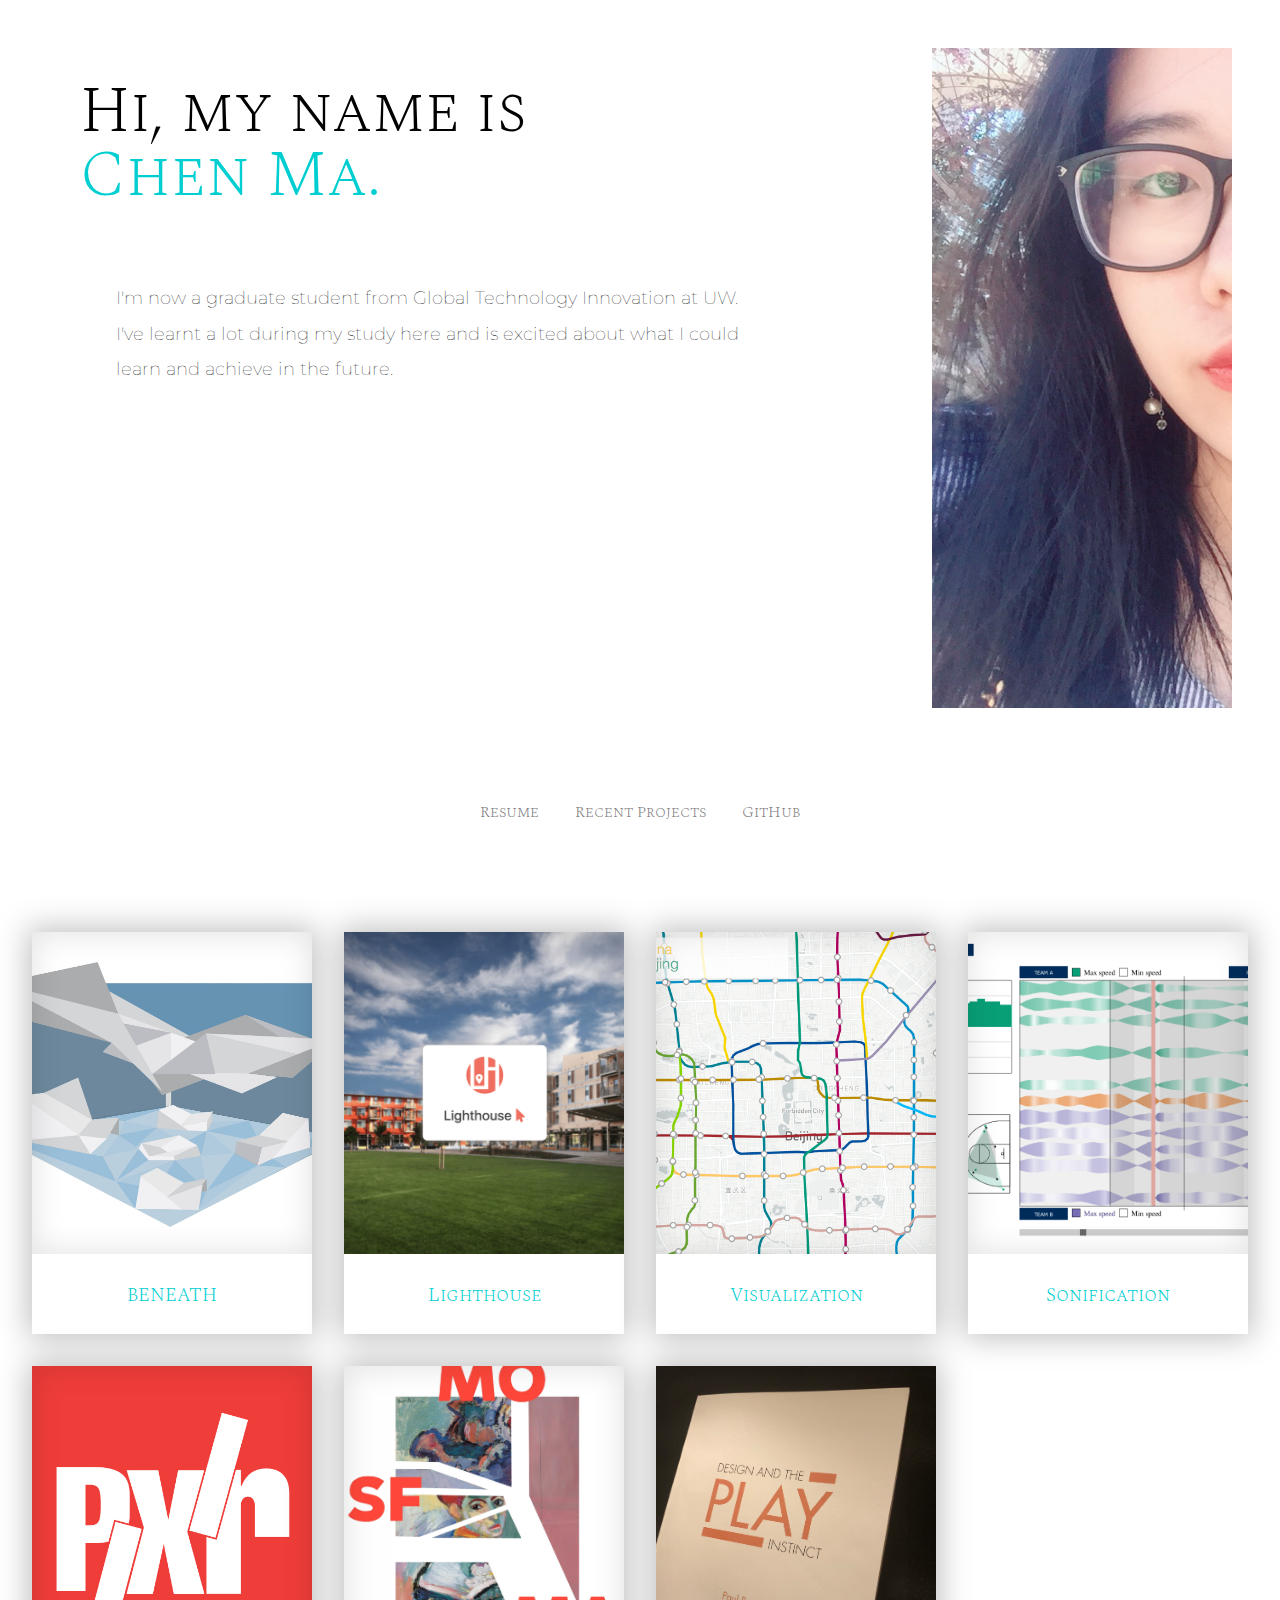
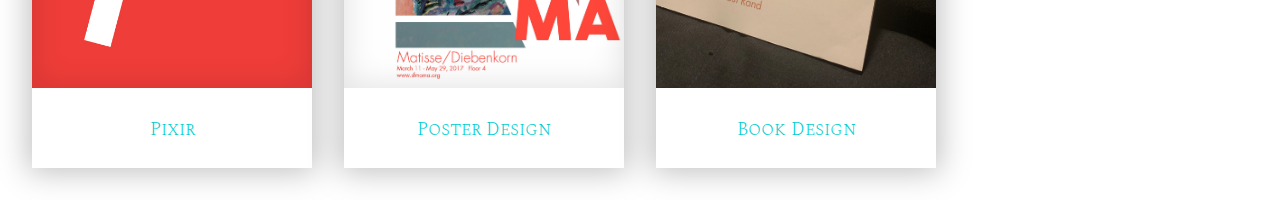
<file: index.html>
<!doctype html>
<html lang="en">
	<head>
		<meta charset="UTF-8">
		<meta name="viewport" content="width=device-width, initial-scale=1">
		<title>Chen Ma's Portfolio</title>
		<link rel="stylesheet" href="reset.css">
		<link rel="stylesheet" href="styles.css">
		<link rel="stylesheet" href="https://use.fontawesome.com/releases/v5.8.1/css/all.css" integrity="sha384-50oBUHEmvpQ+1lW4y57PTFmhCaXp0ML5d60M1M7uH2+nqUivzIebhndOJK28anvf" crossorigin="anonymous">
		<script src="https://code.jquery.com/jquery-1.12.4.min.js"></script>
	</head>

	<body>
		<section id="main" class="page">
			<div id="myphoto"></div>
			<section id="info">
				<h1>Hi, my name is <br> <span style="color: darkturquoise">Chen Ma.</span></h1>
				<p>I'm now a graduate student from Global Technology Innovation at UW. I've learnt a lot during my study here and is excited about what I could learn and achieve in the future.</p>
			</section>
			<nav id="mainnav">
			 	<a href="resume.pdf">Resume</a>
			 	<a href="#projects">Recent Projects
			 		<span class="next"><i class="fa fa-angle-down" aria-hidden="true"></i></span>
			 	</a>
				<a href="https://github.com/adiamoc">GitHub</a>
			</nav>
		</section>

		<section id="projects">
			<a href="beneath.html" id="p1" class="project">
				<div id="p1_pic" class="proj_pic"></div>
				<div class="proj_name">
					<h2>BENEATH</h2>
				</div>
			</a>
			<a href="lighthouse.html" id="p2" class="project">
				<div id="p2_pic" class="proj_pic"></div>
				<div class="proj_name">
					<h2>Lighthouse</h2>
				</div>
			</a>
			<a href="visual.html" id="p3" class="project">
				<div id="p3_pic" class="proj_pic"></div>
				<div class="proj_name">
					<h2>Visualization</h2>
				</div>
			</a>
			<a href="sonification.html" id="p4" class="project">
				<div id="p4_pic" class="proj_pic"></div>
				<div class="proj_name">
					<h2>Sonification</h2>
				</div>
			</a>
			<a href="pixir.html" id="p5" class="project">
				<div id="p5_pic" class="proj_pic"></div>
				<div class="proj_name">
					<h2>Pixir</h2>
				</div>
			</a>
			<a href="poster.html" id="p6" class="project">
				<div id="p6_pic" class="proj_pic"></div>
				<div class="proj_name">
					<h2>Poster Design</h2>
				</div>
			</a>
			<a href="book.html" id="p7" class="project">
				<div id="p7_pic" class="proj_pic"></div>
				<div class="proj_name">
					<h2>Book Design</h2>
				</div>
			</a>
		</section>

		<script src="script.js"></script>
	</body>
</html>
</file>
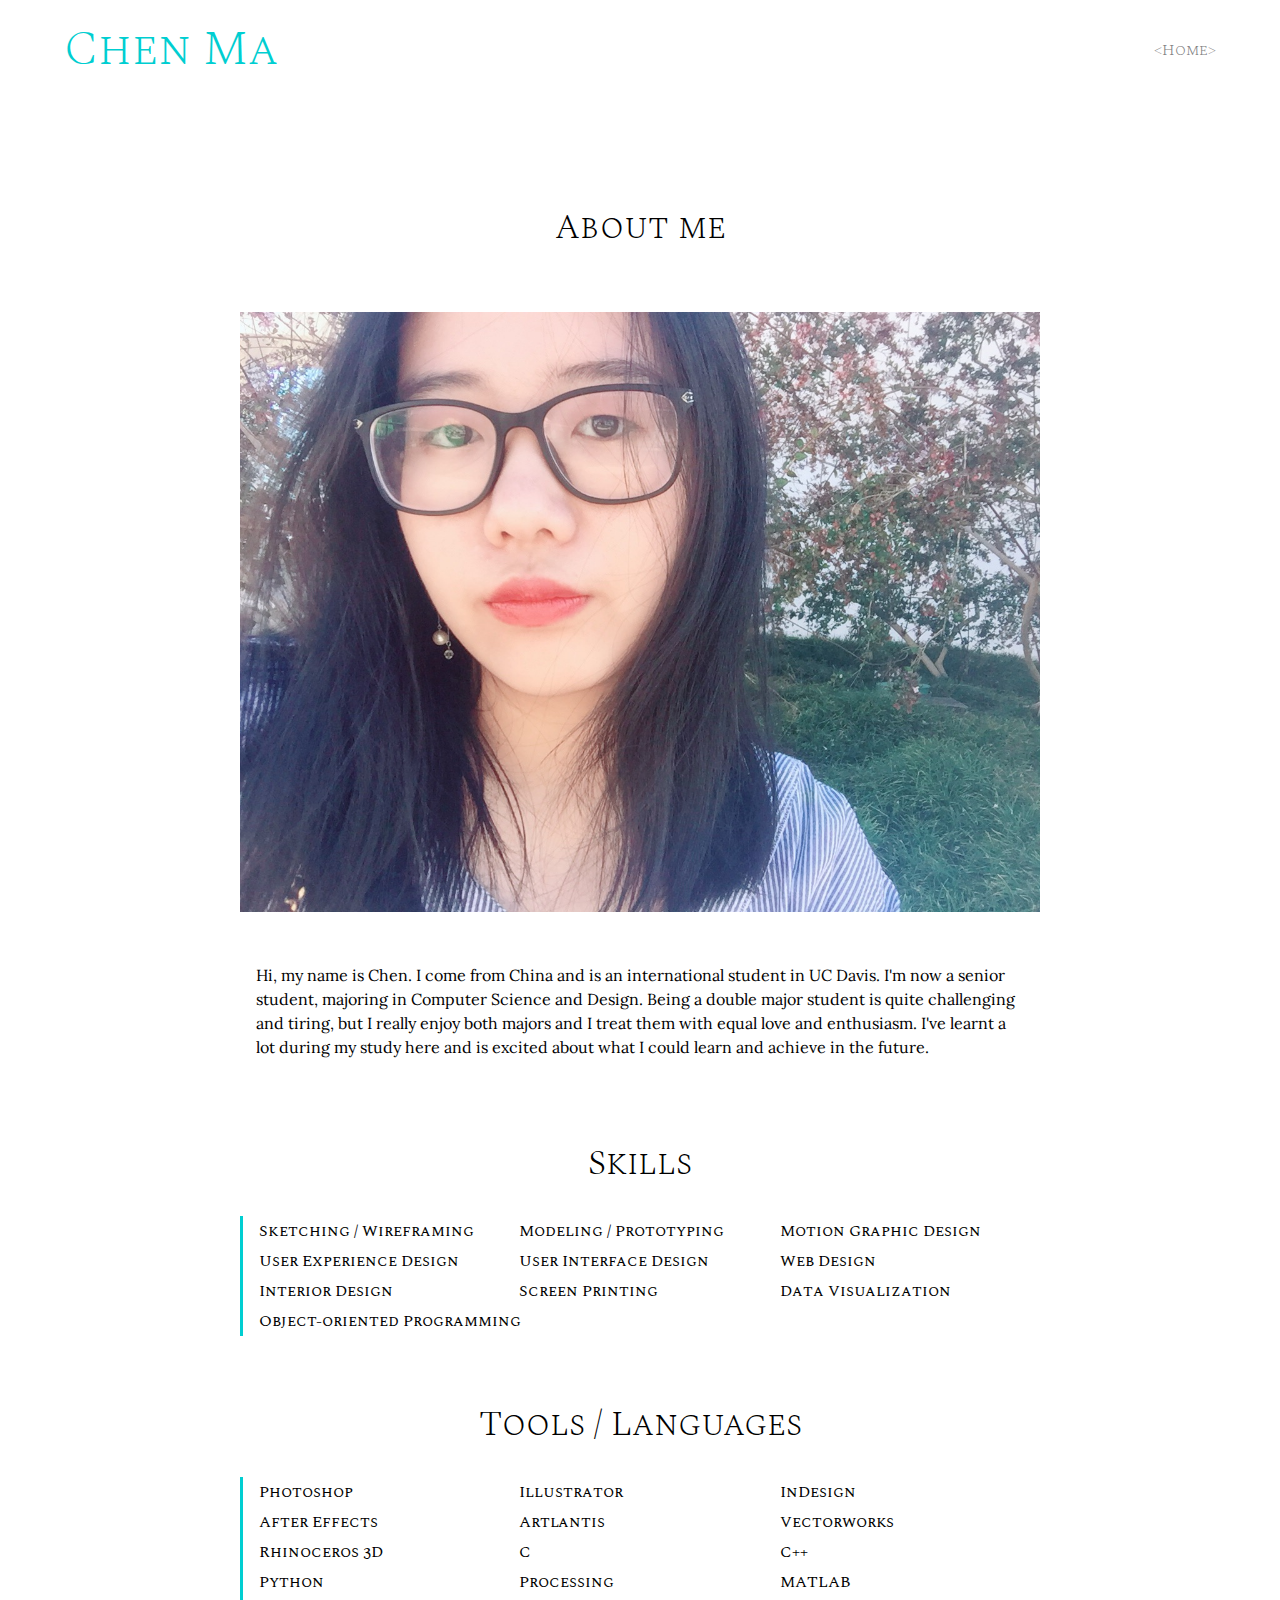
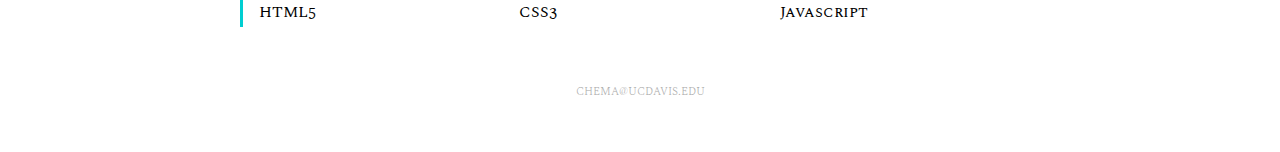
<file: about.html>
<!doctype html>
<html lang="en">
	<head>
		<meta charset="UTF-8">
		<meta name="viewport" content="width=device-width, initial-scale=1">
		<title>Chen Ma's Portfolio</title>
		<link rel="stylesheet" href="reset.css">
		<link rel="stylesheet" href="project.css">
	</head>

	<body>
		<header id="myHeader">
			<a href="index.html"><h1>Chen Ma</h1></a>
			<h2>
				<a href="index.html">&lt;Home&gt;</a>
			</h2>
		</header>
		<section class="article">
			<h2>About me</h2>

			<div class="big-box">
				<img src="img/me.jpg" alt="me">
			</div>

			<section class="write">
				<p>
					Hi, my name is Chen. I come from China and is an international student in UC Davis. I'm now a senior student, majoring in Computer Science and Design. Being a double major student is quite challenging and tiring, but I really enjoy both majors and I treat them with equal love and enthusiasm. I've learnt a lot during my study here and is excited about what I could learn and achieve in the future.
				</p>
				<h2>Skills</h2>

				<div class="container">
					<div class="item">Sketching / Wireframing</div>
					<div class="item">Modeling / Prototyping</div>
					<div class="item">Motion Graphic Design</div>
					<div class="item">User Experience Design</div>
					<div class="item">User Interface Design</div>
					<div class="item">Web Design</div>
					<div class="item">Interior Design</div>
					<div class="item">Screen Printing</div>
					<div class="item">Data Visualization</div>
					<div class="item">Object-oriented Programming</div>

				</div>
				<h2>Tools / Languages</h2>

				<div class="container">
					<div class="item">Photoshop</div>
					<div class="item">Illustrator</div>
					<div class="item">InDesign</div>
					<div class="item">After Effects</div>
					<div class="item">Artlantis</div>
					<div class="item">Vectorworks</div>
					<div class="item">Rhinoceros 3D</div>
					<div class="item">C</div>
					<div class="item">C++</div>
					<div class="item">Python</div>
					<div class="item">Processing</div>
					<div class="item">MATLAB</div>
					<div class="item">HTML5</div>
					<div class="item">CSS3</div>
					<div class="item">Javascript</div>
				</div>


			</section>
			
			<footer>
				<h3>chema@ucdavis.edu</h3>
			</footer>
		</section>
		<script src="script.js"></script>
	</body>
</html>
</file>
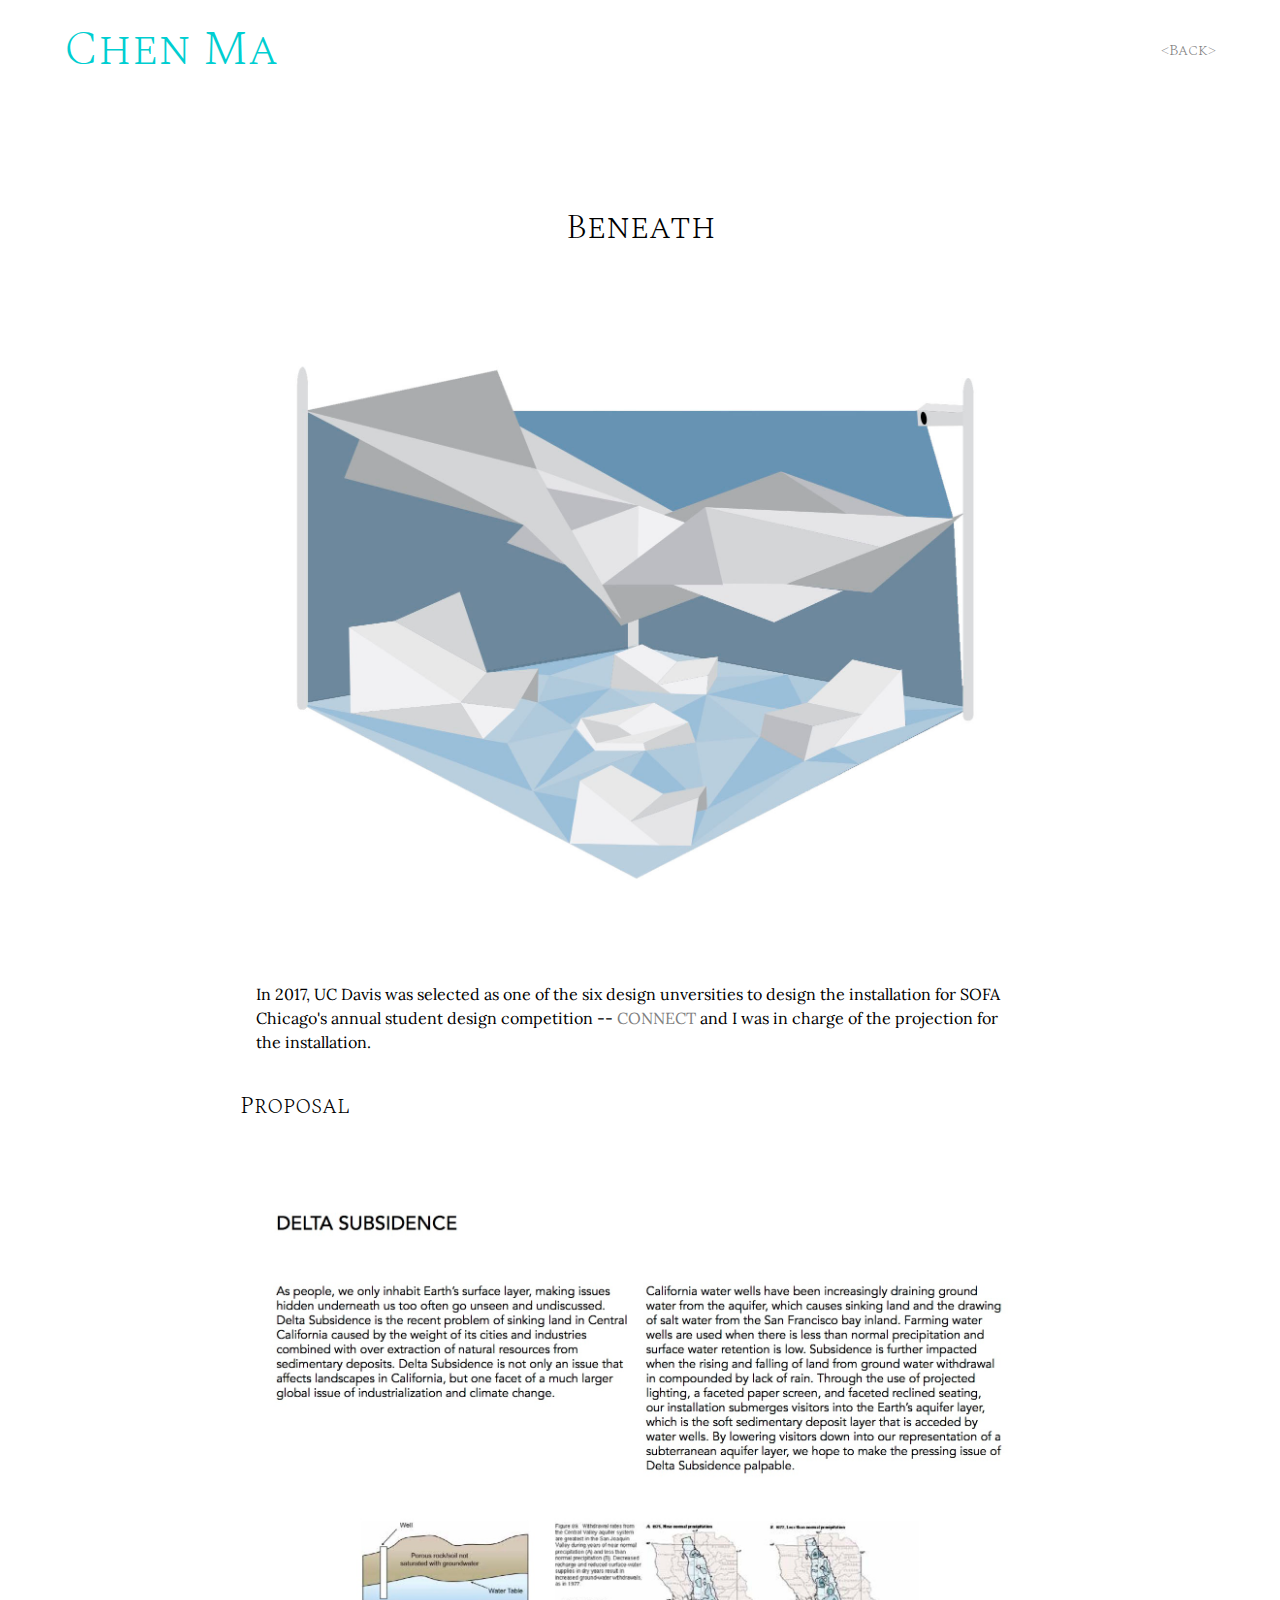
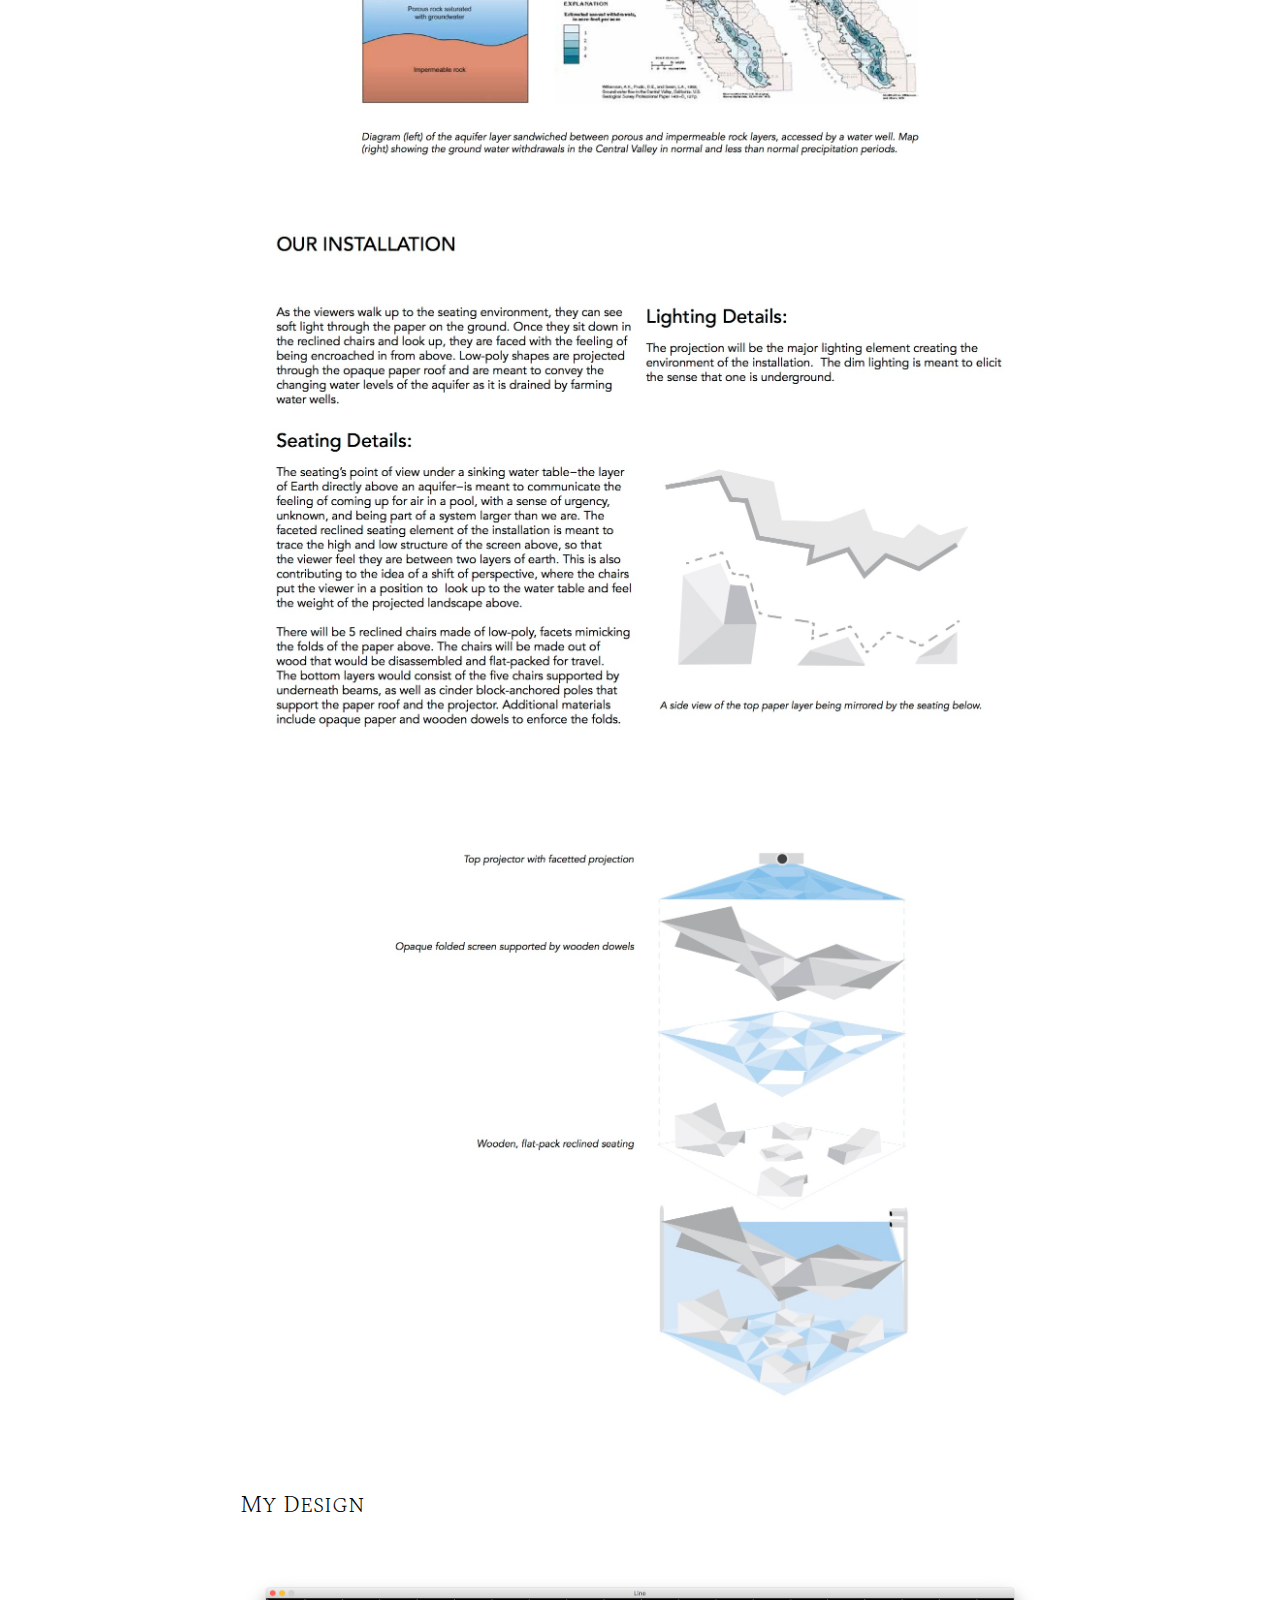
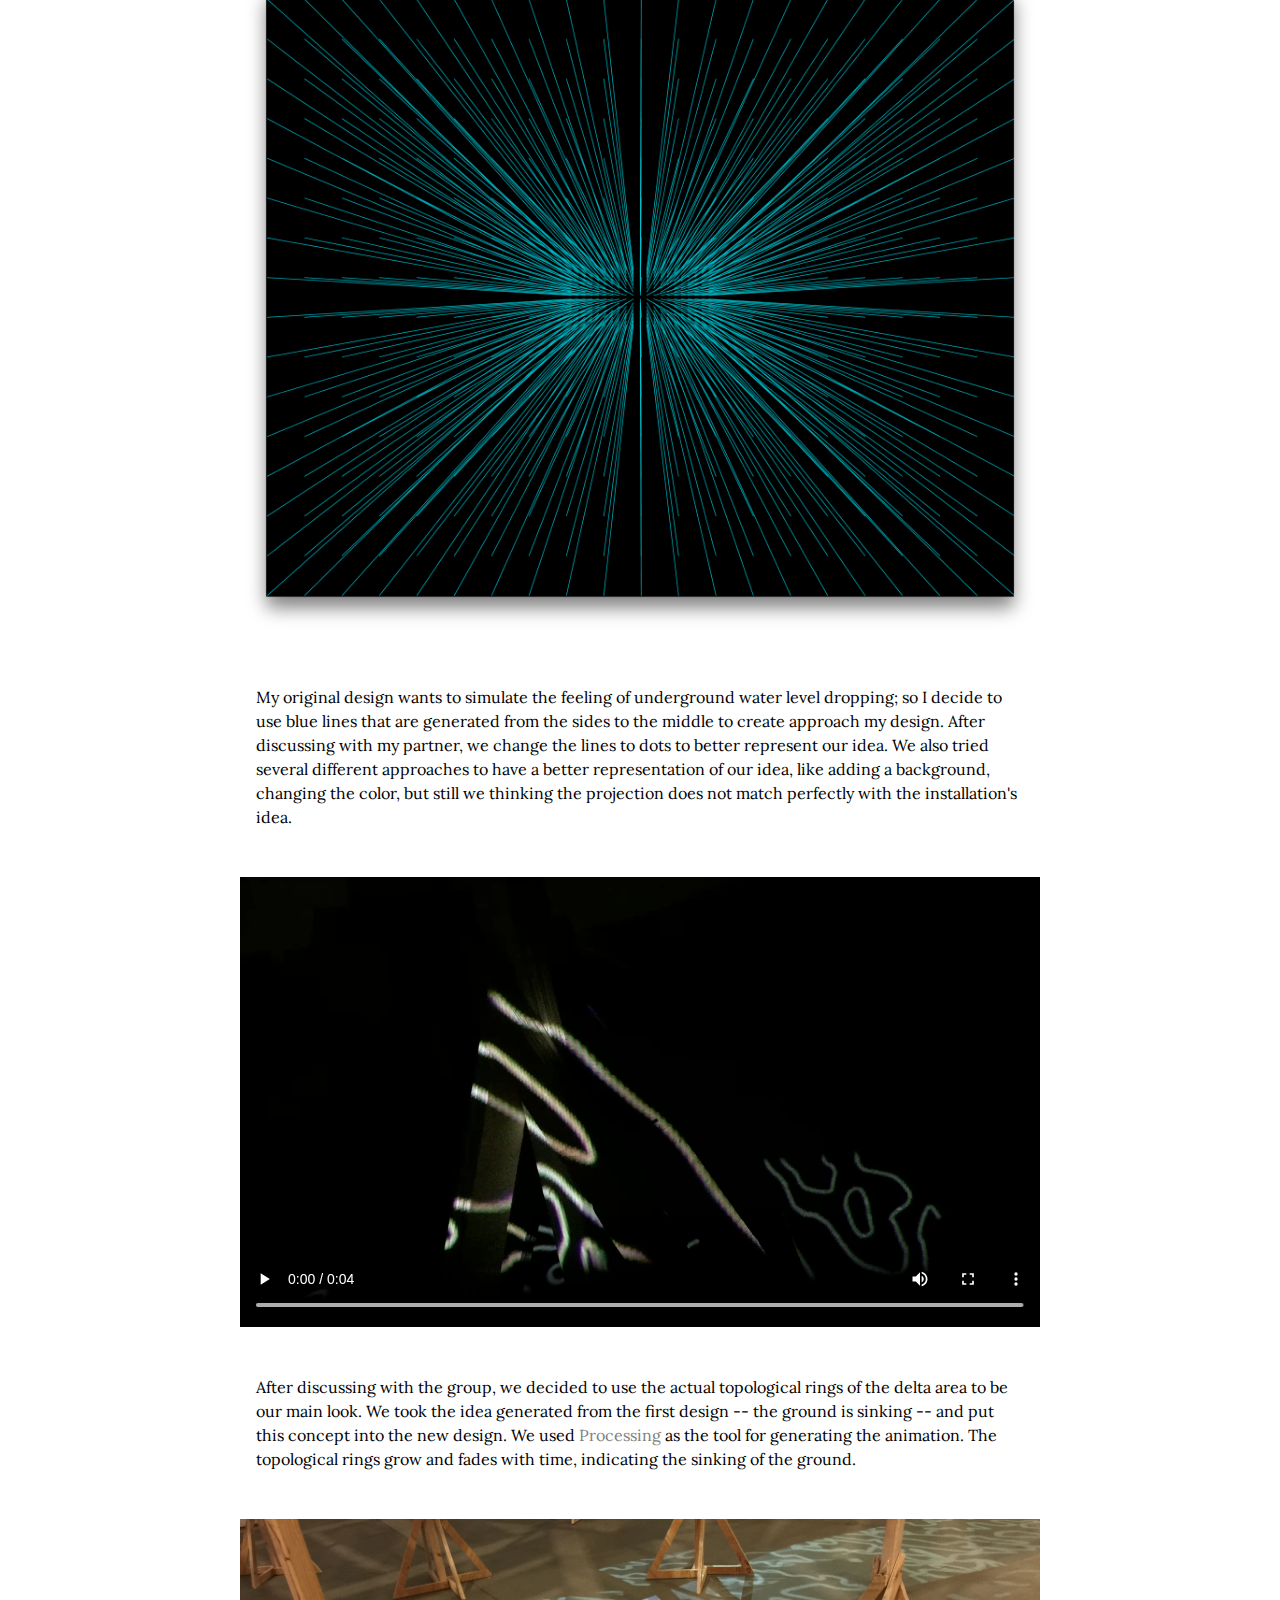
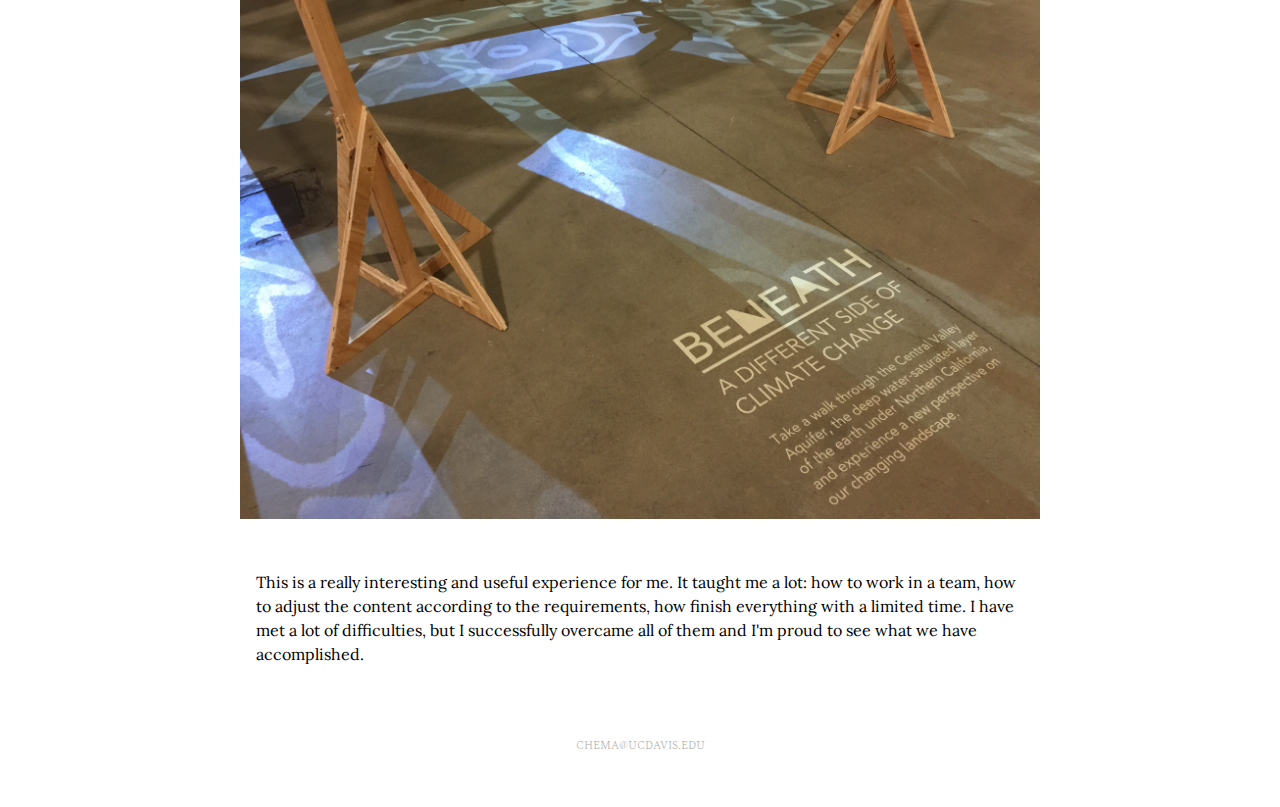
<file: beneath.html>
<!doctype html>
<html lang="en">
	<head>
		<meta charset="UTF-8">
		<meta name="viewport" content="width=device-width, initial-scale=1">
		<title>Chen Ma's Portfolio</title>
		<link rel="stylesheet" href="reset.css">
		<link rel="stylesheet" href="project.css">
	</head>

	<body>
		<header id="myHeader">
			<a href="index.html"><h1>Chen Ma</h1></a>
			<h2>
				<a href="index.html#projects">&lt;Back&gt;</a>
			</h2>
		</header>
		<section class="article">
			<h2>Beneath</h2>

			<div class="big-box">
				<img src="img/sofa/beneath.jpg" alt="beneath">
			</div>

			<div class="write">
				<p>
					In 2017, UC Davis was selected as one of the six design unversities to design the installation for SOFA Chicago's annual student design competition -- <a href="http://www.sofaexpo.com/2017-connect">CONNECT</a> and I was in charge of the projection for the installation.
				</p>
				
				<h3>Proposal</h3>

				<div class="big-box">
					<img src="img/sofa/connect1.jpg" alt="proposal page 1">
					<img src="img/sofa/connect2.jpg" alt="proposal page 2">
					<img src="img/sofa/connect3.jpg" alt="proposal page 3">
				</div>

				<h3>My Design</h3>

				<div class="big-box">
					<img src="img/sofa/first.png" alt="first design">
				</div>

				<p>
					My original design wants to simulate the feeling of underground water level dropping; so I decide to use blue lines that are generated from the sides to the middle to create approach my design. After discussing with my partner, we change the lines to dots to better represent our idea. We also tried several different approaches to have a better representation of our idea, like adding a background, changing the color, but still we thinking the projection does not match perfectly with the installation's idea.
				</p>

				<video controls>
				  <source src="img/sofa/map.mov" type="video/mp4">
				</video>

				<p>
					After discussing with the group, we decided to use the actual topological rings of the delta area to be our main look. We took the idea generated from the first design -- the ground is sinking -- and put this concept into the new design. We used <a href="https://processing.org/">Processing</a> as the tool for generating the animation. The topological rings grow and fades with time, indicating the sinking of the ground. 
				</p>

				<div class="big-box">
					<img src="img/sofa/final.jpg" alt="final desing">
				</div>

				<p>
					This is a really interesting and useful experience for me. It taught me a lot: how to work in a team, how to adjust the content according to the requirements, how finish everything with a limited time. I have met a lot of difficulties, but I successfully overcame all of them and I'm proud to see what we have accomplished.
				</p>


			</div>
			
			<footer>
				<h3>chema@ucdavis.edu</h3>
			</footer>
		</section>
		<script src="script.js"></script>
	</body>
</html>
</file>
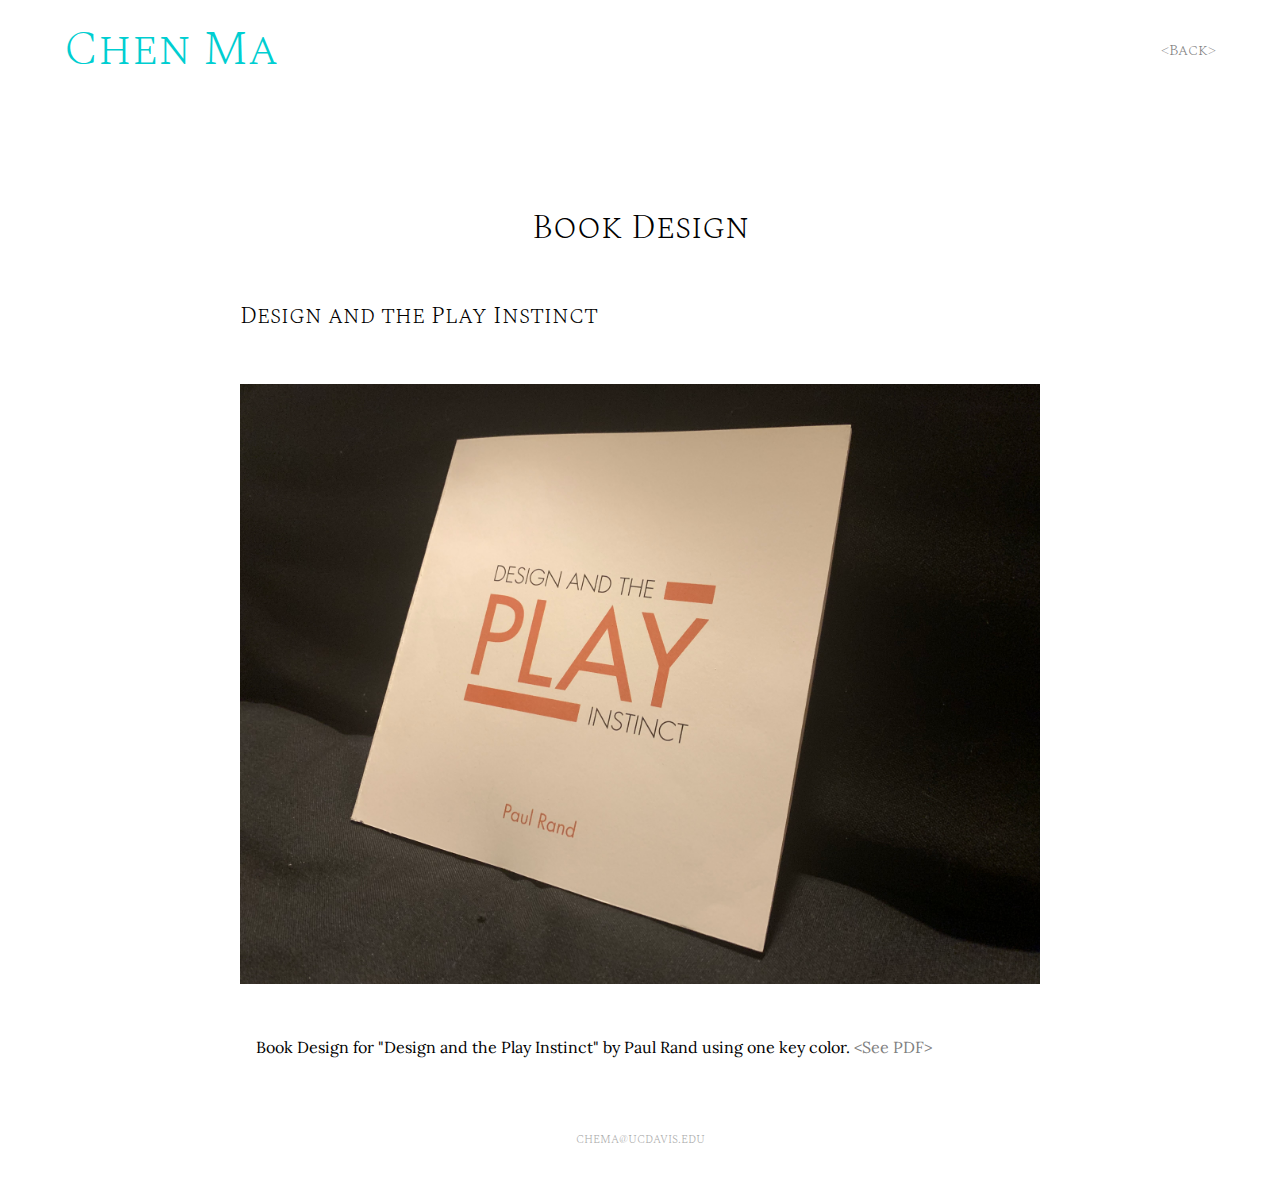
<file: book.html>
<!doctype html>
<html lang="en">
	<head>
		<meta charset="UTF-8">
		<meta name="viewport" content="width=device-width, initial-scale=1">
		<title>Chen Ma's Portfolio</title>
		<link rel="stylesheet" href="reset.css">
		<link rel="stylesheet" href="project.css">
	</head>

	<body>
		<header id="myHeader">
			<a href="index.html"><h1>Chen Ma</h1></a>
			<h2>
				<a href="index.html#projects">&lt;Back&gt;</a>
			</h2>
		</header>
		<section class="article">
			<h2>Book Design</h2>

			<h3>Design and the Play Instinct</h3>

			<div class="big-box">
				<img src="img/book/cover.jpg" alt="kingfisher">
			</div>

			<div class="write">
				<p>
					Book Design for "Design and the Play Instinct" by Paul Rand using one key color. <a href="img/book/book.pdf">&lt;See PDF&gt;</a> 
				</p>
			</div>

			
			<footer>
				<h3>chema@ucdavis.edu</h3>
			</footer>
		</section>
		<script src="script.js"></script>
	</body>
</html>
</file>
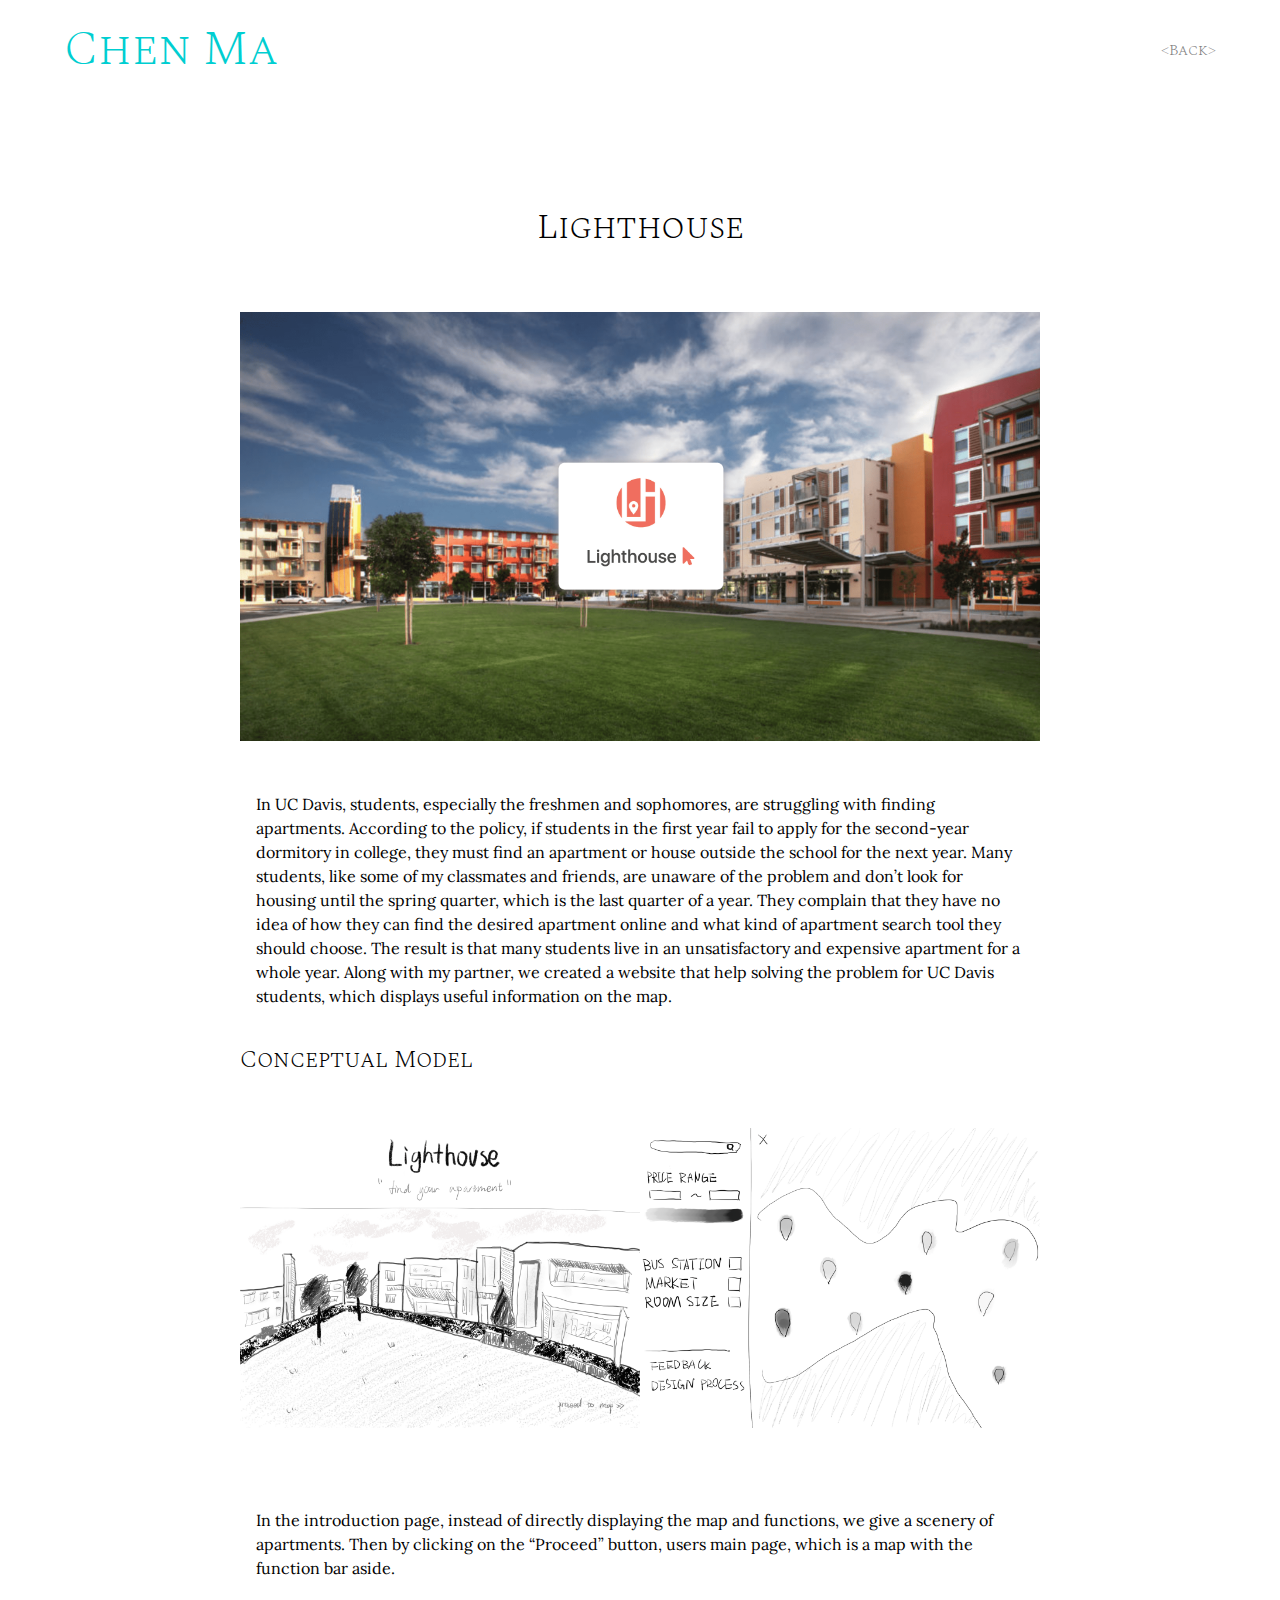
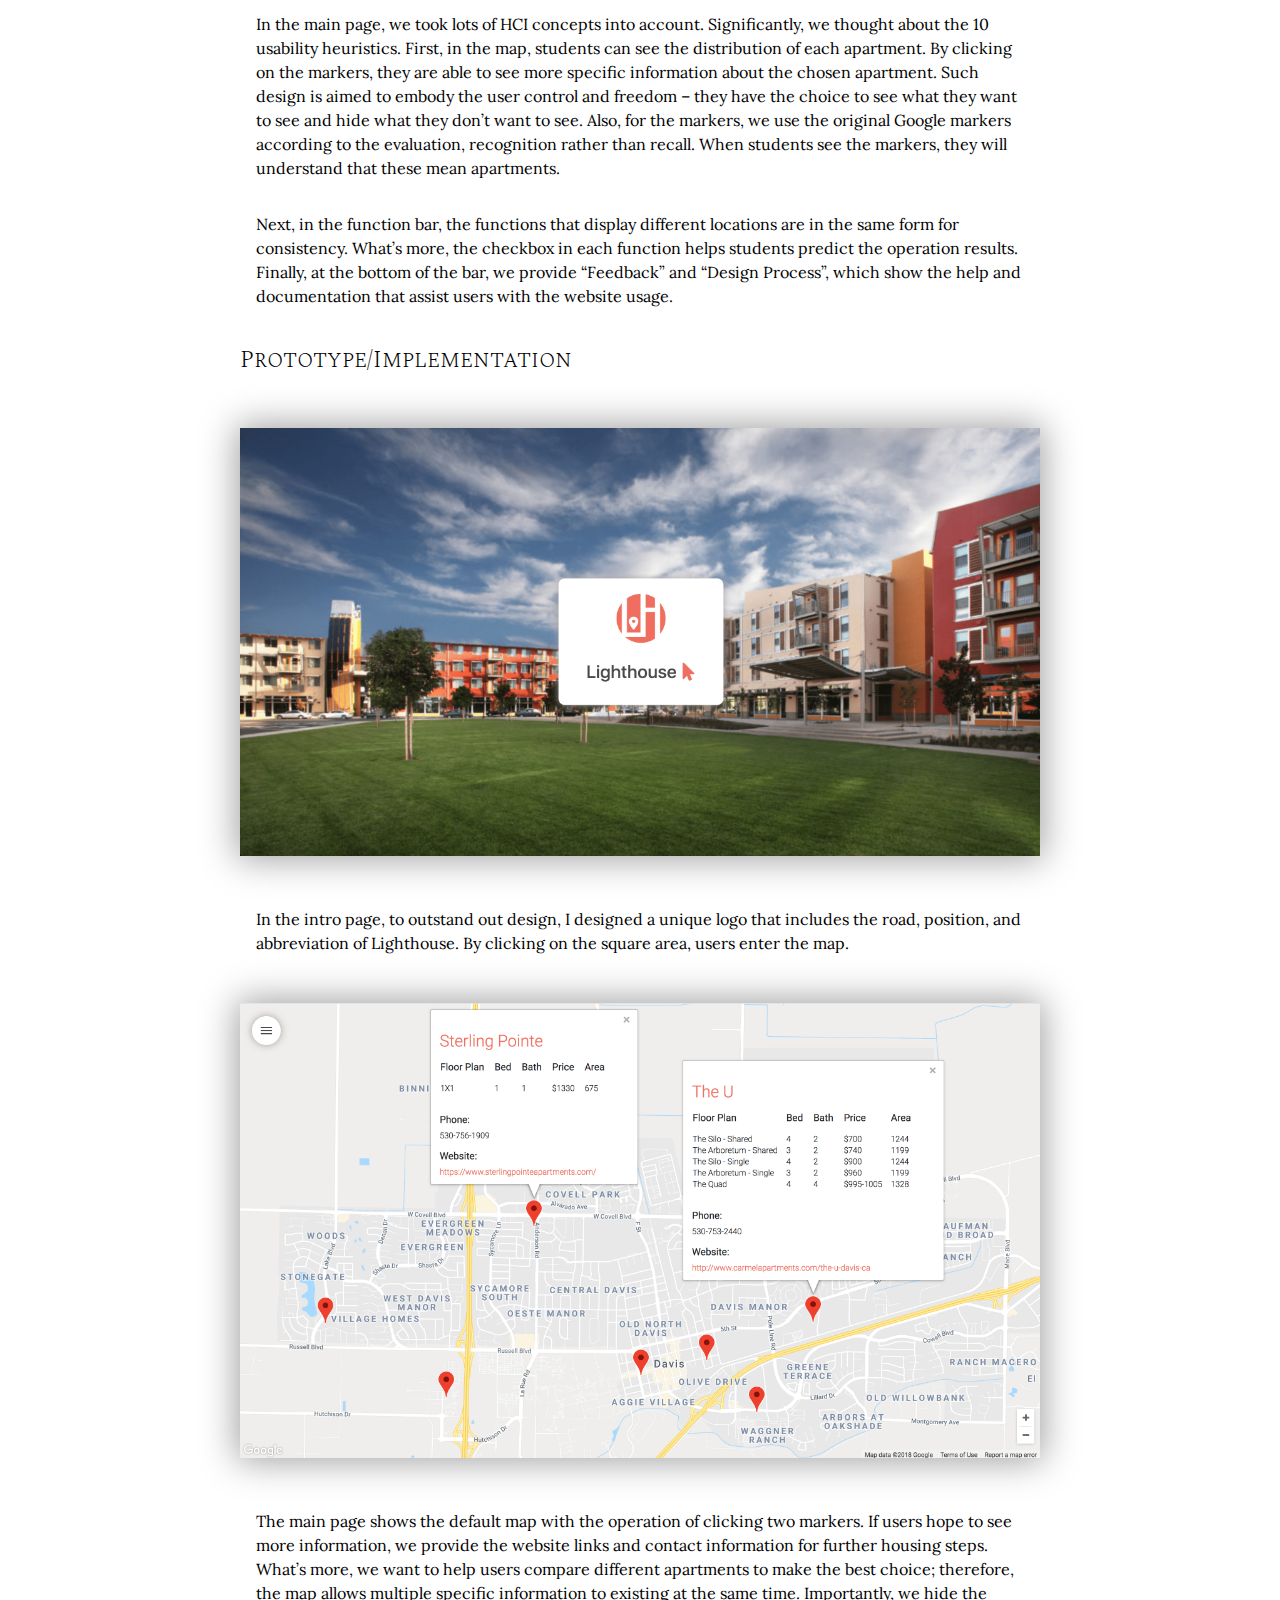
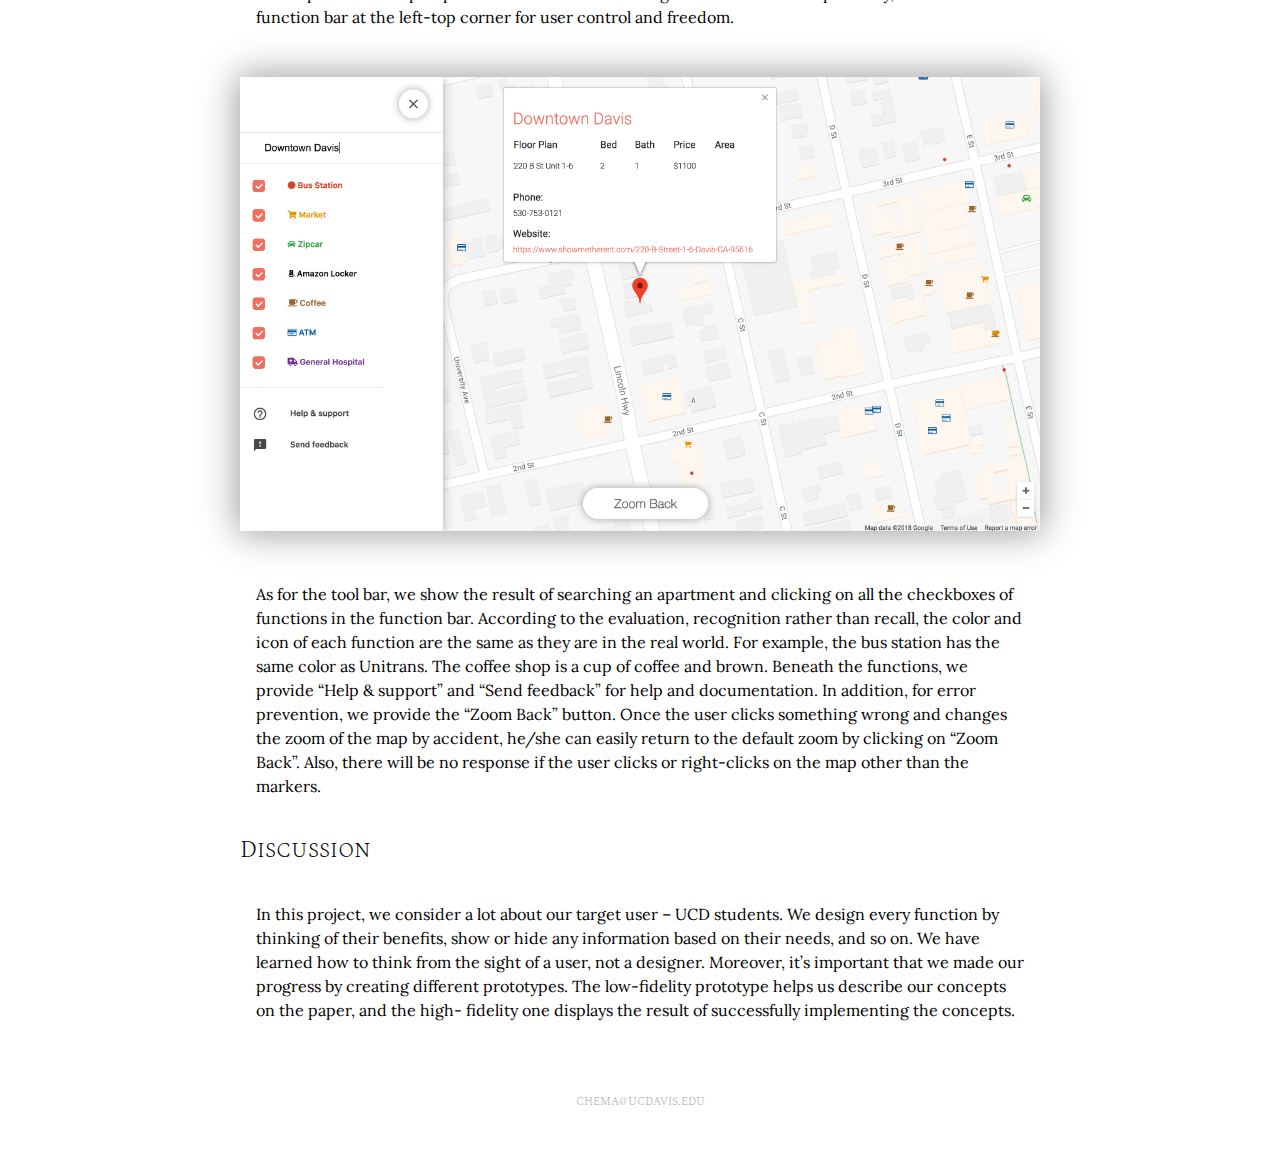
<file: lighthouse.html>
<!doctype html>
<html lang="en">
	<head>
		<meta charset="UTF-8">
		<meta name="viewport" content="width=device-width, initial-scale=1">
		<title>Chen Ma's Portfolio</title>
		<link rel="stylesheet" href="reset.css">
		<link rel="stylesheet" href="project.css">
	</head>

	<body>
		<header id="myHeader">
			<a href="index.html"><h1>Chen Ma</h1></a>
			<h2>
				<a href="index.html#projects">&lt;Back&gt;</a>
			</h2>
		</header>
		<section class="article">
			<h2>Lighthouse</h2>

			<div class="big-box">
				<img src="img/lighthouse/lighthouse.png" alt="Lighthouse">
			</div>

			<div class="write">
				<p>
					In UC Davis, students, especially the freshmen and sophomores, are struggling with finding apartments. According to the policy, if students in the first year fail to apply for the second-year dormitory in college, they must find an apartment or house outside the school for the next year. Many students, like some of my classmates and friends, are unaware of the problem and don’t look for housing until the spring quarter, which is the last quarter of a year. They complain that they have no idea of how they can find the desired apartment online and what kind of apartment search tool they should choose. The result is that many students live in an unsatisfactory and expensive apartment for a whole year. Along with my partner, we created a website that help solving the problem for UC Davis students, which displays useful information on the map.
				</p>
				<h3>Conceptual Model</h3>
				<div class="half-box">
					<img src="img/lighthouse/p1_intro.png" alt="intro model">
					<img src="img/lighthouse/p1_main.png" alt="main model">
				</div>
				<p>
					In the introduction page, instead of directly displaying the map and functions, we give a scenery of apartments. Then by clicking on the “Proceed” button, users main page, which is a map with the function bar aside.
				</p>
				<p>
					In the main page, we took lots of HCI concepts into account. Significantly, we thought about the 10 usability heuristics. First, in the map, students can see the distribution of each apartment. By clicking on the markers, they are able to see more specific information about the chosen apartment. Such design is aimed to embody the user control and freedom – they have the choice to see what they want to see and hide what they don’t want to see. Also, for the markers, we use the original Google markers according to the evaluation, recognition rather than recall. When students see the markers, they will understand that these mean apartments.
				</p>
				<p>
					Next, in the function bar, the functions that display different locations are in the same form for consistency. What’s more, the checkbox in each function helps students predict the operation results. Finally, at the bottom of the bar, we provide “Feedback” and “Design Process”, which show the help and documentation that assist users with the website usage.
				</p>
				<h3>Prototype/Implementation</h3>
				<div class="big-box">
					<img src="img/lighthouse/lighthouse.png" alt="Lighthouse" class="shadow">
				</div>
				<p>
					In the intro page, to outstand out design, I designed a unique logo that includes the road, position, and abbreviation of Lighthouse. By clicking on the square area, users enter the map. 
				</p>

				<div class="big-box">
					<img src="img/lighthouse/main.png" alt="main page" class="shadow">
				</div>
				<p>
					The main page shows the default map with the operation of clicking two markers. If users hope to see more information, we provide the website links and contact information for further housing steps. What’s more, we want to help users compare different apartments to make the best choice; therefore, the map allows multiple specific information to existing at the same time. Importantly, we hide the function bar at the left-top corner for user control and freedom.
				</p>
				<div class="big-box">
					<img src="img/lighthouse/filter.png" alt="tool bar" class="shadow">
				</div>
				<p>
					As for the tool bar, we show the result of searching an apartment and clicking on all the checkboxes of functions in the function bar. According to the evaluation, recognition rather than recall, the color and icon of each function are the same as they are in the real world. For example, the bus station has the same color as Unitrans. The coffee shop is a cup of coffee and brown. Beneath the functions, we provide “Help & support” and “Send feedback” for help and documentation. In addition, for error prevention, we provide the “Zoom Back” button. Once the user clicks something wrong and changes the zoom of the map by accident, he/she can easily return to the default zoom by clicking on “Zoom Back”. Also, there will be no response if the user clicks or right-clicks on the map other than the markers.
				</p>

				<h3>Discussion</h3>

				<p>
					In this project, we consider a lot about our target user – UCD students. We design every function by thinking of their benefits, show or hide any information based on their needs, and so on. We have learned how to think from the sight of a user, not a designer. Moreover, it’s important that we made our progress by creating different prototypes. The low-fidelity prototype helps us describe our concepts on the paper, and the high- fidelity one displays the result of successfully implementing the concepts.
				</p>

			</div>


			
			<footer>
				<h3>chema@ucdavis.edu</h3>
			</footer>
		</section>
		<script src="script.js"></script>
	</body>
</html>
</file>
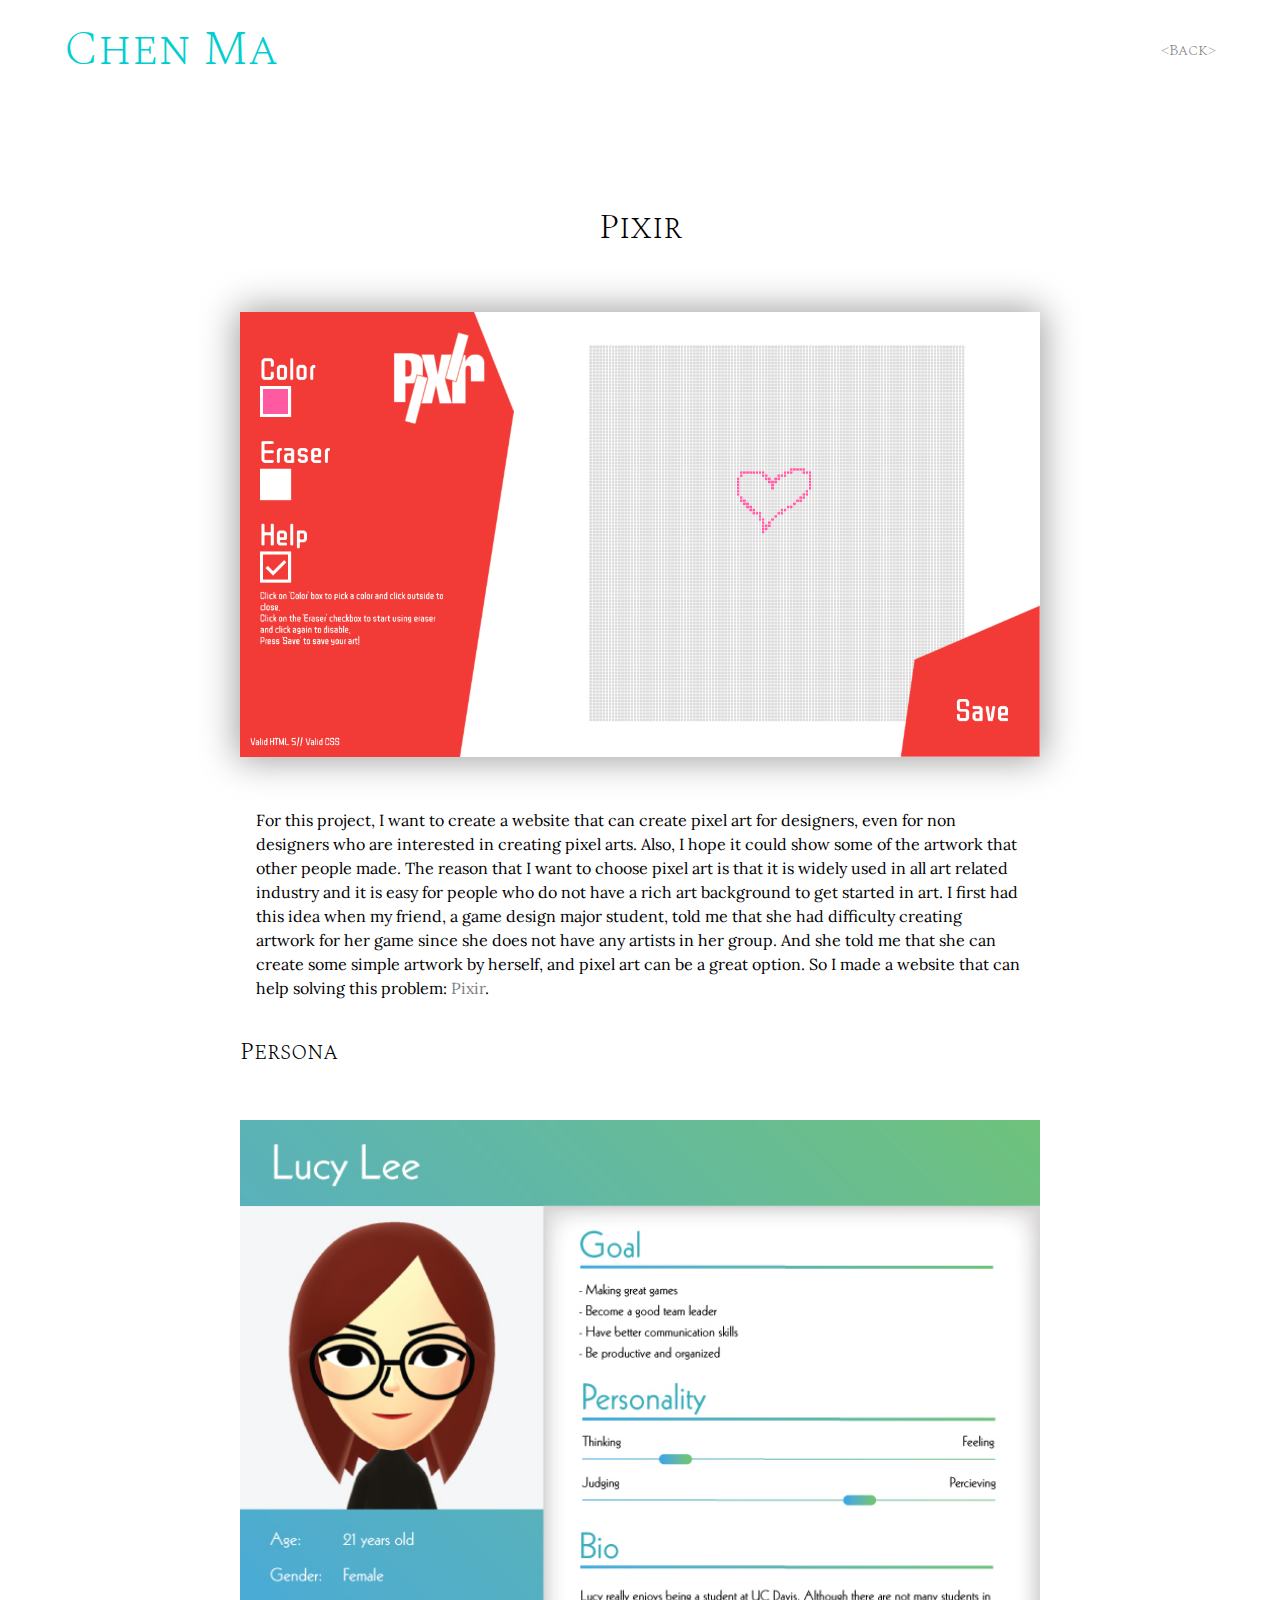
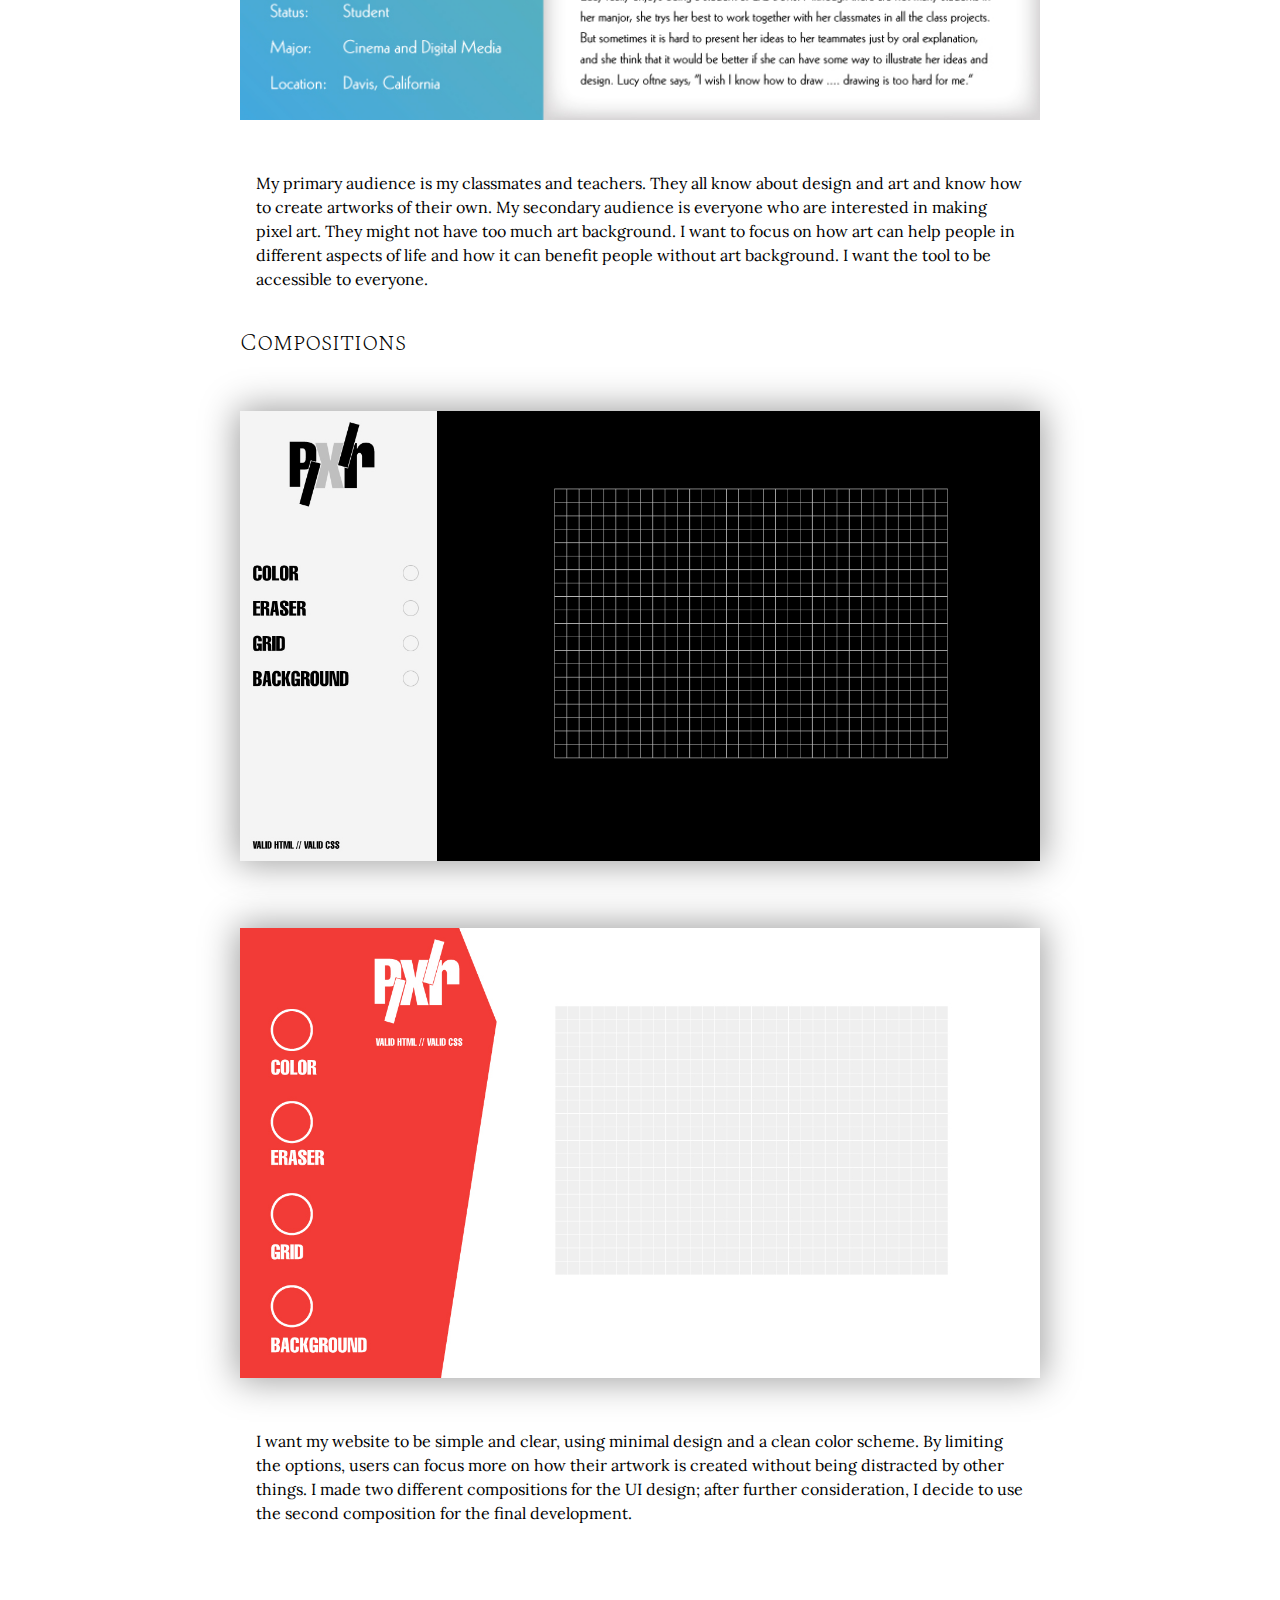
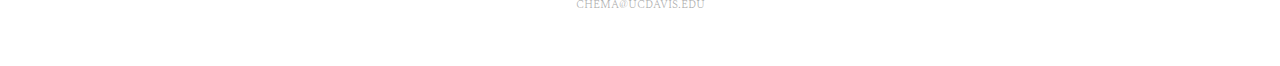
<file: pixir.html>
<!doctype html>
<html lang="en">
	<head>
		<meta charset="UTF-8">
		<meta name="viewport" content="width=device-width, initial-scale=1">
		<title>Chen Ma's Portfolio</title>
		<link rel="stylesheet" href="reset.css">
		<link rel="stylesheet" href="project.css">
	</head>

	<body>
		<header id="myHeader">
			<a href="index.html"><h1>Chen Ma</h1></a>
			<h2>
				<a href="index.html#projects">&lt;Back&gt;</a>
			</h2>
		</header>
		<section class="article">
			<h2>Pixir</h2>

			<div class="big-box">
				<img src="img/pixir/main.png" class="shadow" alt="pixir">
			</div>

			<div class="write">
				<p>
					For this project, I want to create a website that can create pixel art for designers, even for non designers who are interested in creating pixel arts. Also, I hope it could show some of the artwork that other people made. The reason that I want to choose pixel art is that it is widely used in all art related industry and it is easy for people who do not have a rich art background to get started in art. I first had this idea when my friend, a game design major student, told me that she had difficulty creating artwork for her game since she does not have any artists in her group. And she told me that she can create some simple artwork by herself, and pixel art can be a great option. So I made a website that can help solving this problem: <a href="https://adiamoc.github.io/des157-g/process/development/final/index.html">Pixir</a>.
				</p>
				<h3>Persona</h3>
				<div class="big-box">
					<img src="img/pixir/persona.jpg" alt="persona">
				</div>
				<p>
					My primary audience is my classmates and teachers. They all know about design and art and know how to create artworks of their own. My secondary audience is everyone who are interested in making pixel art. They might not have too much art background. I want to focus on how art can help people in different aspects of life and how it can benefit people without art background. I want the tool to be accessible to everyone.
				</p>
				<h3>Compositions</h3>
				<div class="big-box">
					<img src="img/pixir/comps1.jpg" alt="composition 1" class="shadow">
				</div>
				<div class="big-box">
					<img src="img/pixir/comps2.jpg" alt="composition 2" class="shadow">
				</div>
				<p>
					I want my website to be simple and clear, using minimal design and a clean color scheme. By limiting the options, users can focus more on how their artwork is created without being distracted by other things. I made two different compositions for the UI design; after further consideration, I decide to use the second composition for the final development.
				</p>

			</div>


			
			<footer>
				<h3>chema@ucdavis.edu</h3>
			</footer>
		</section>
		<script src="script.js"></script>
	</body>
</html>
</file>
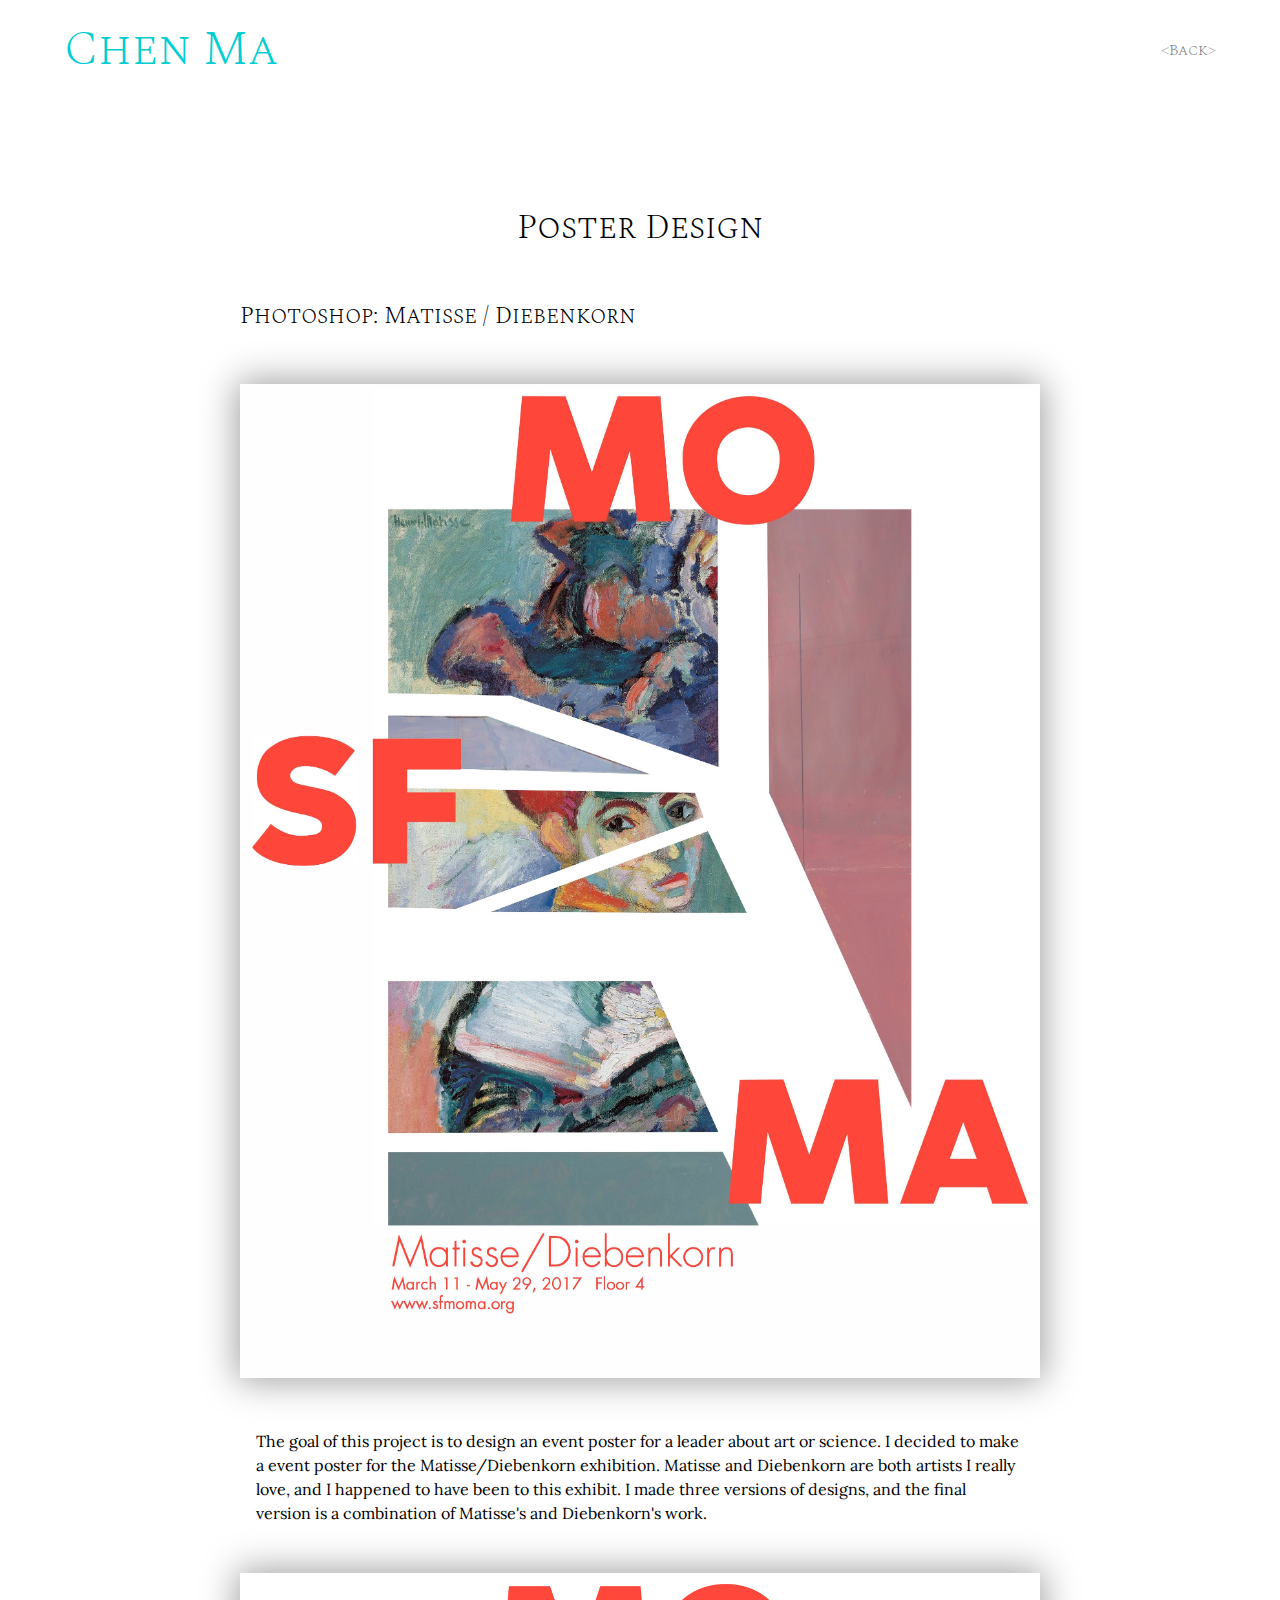
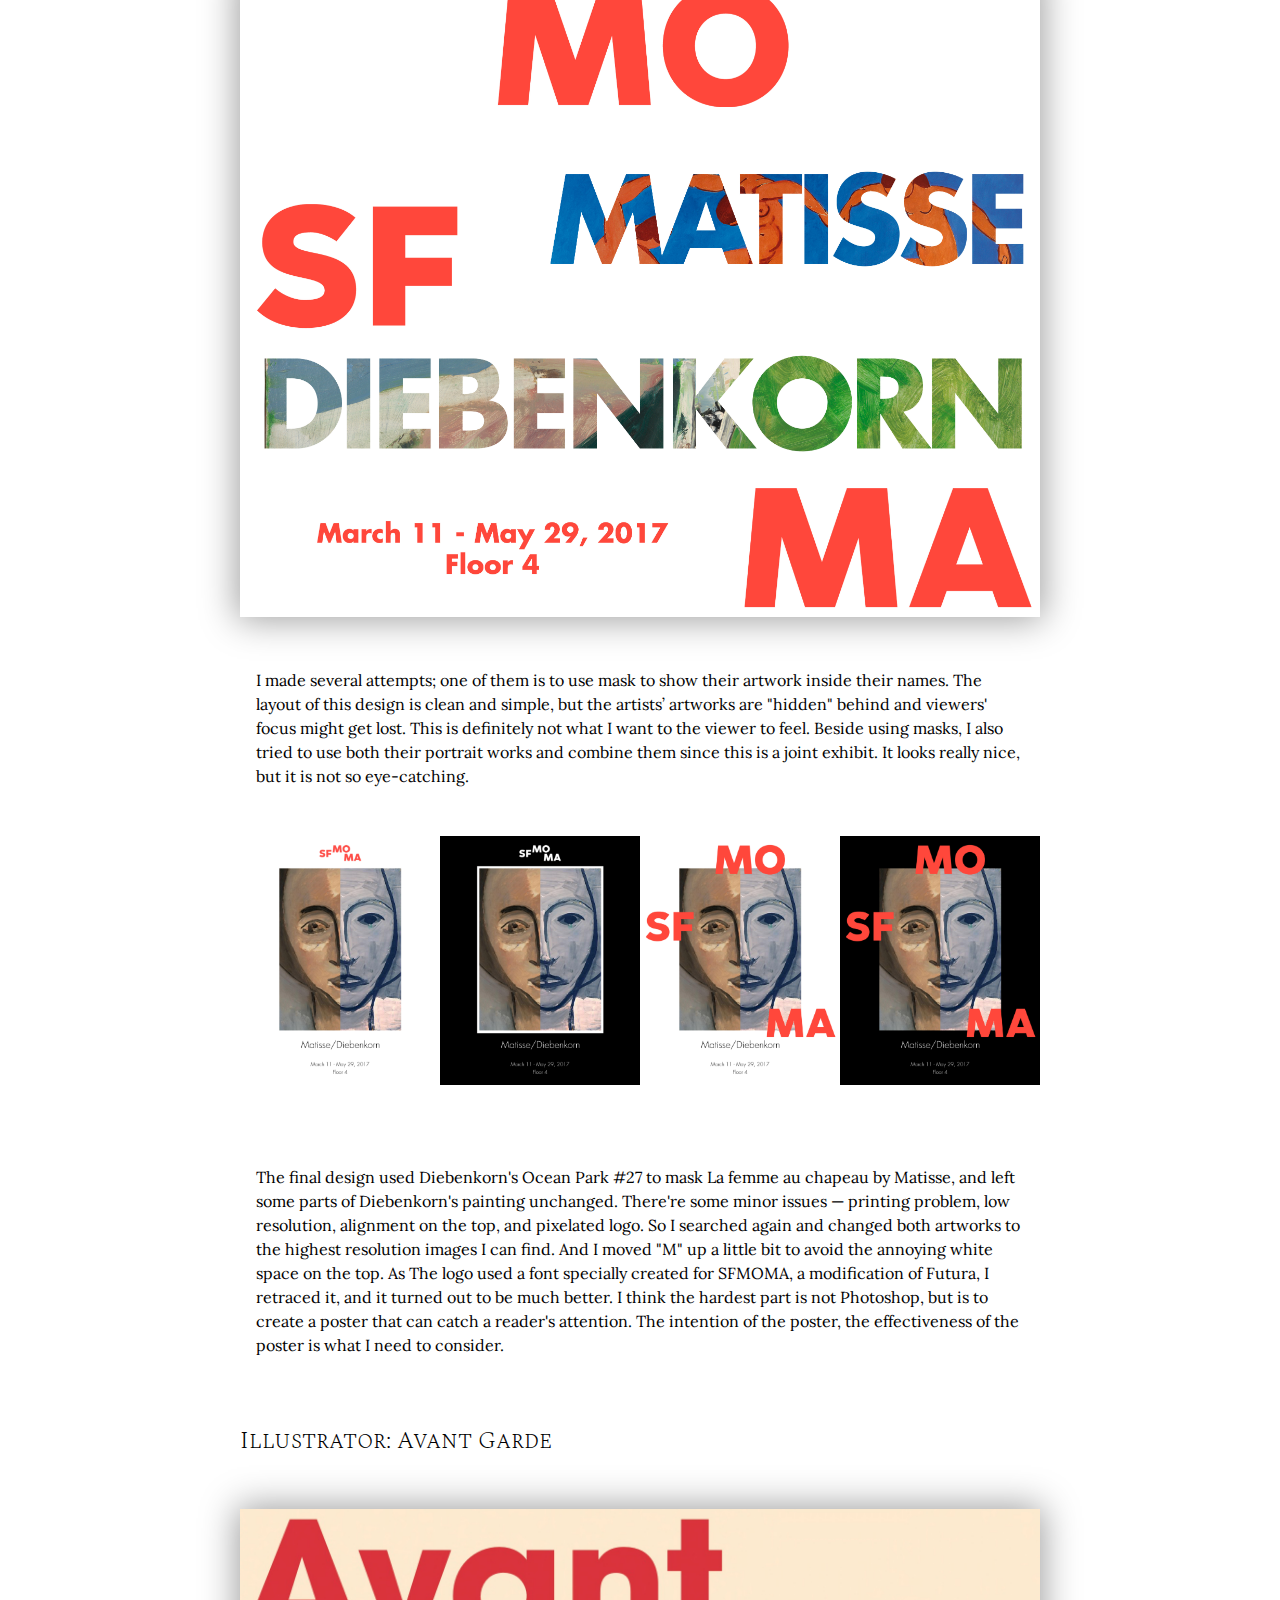
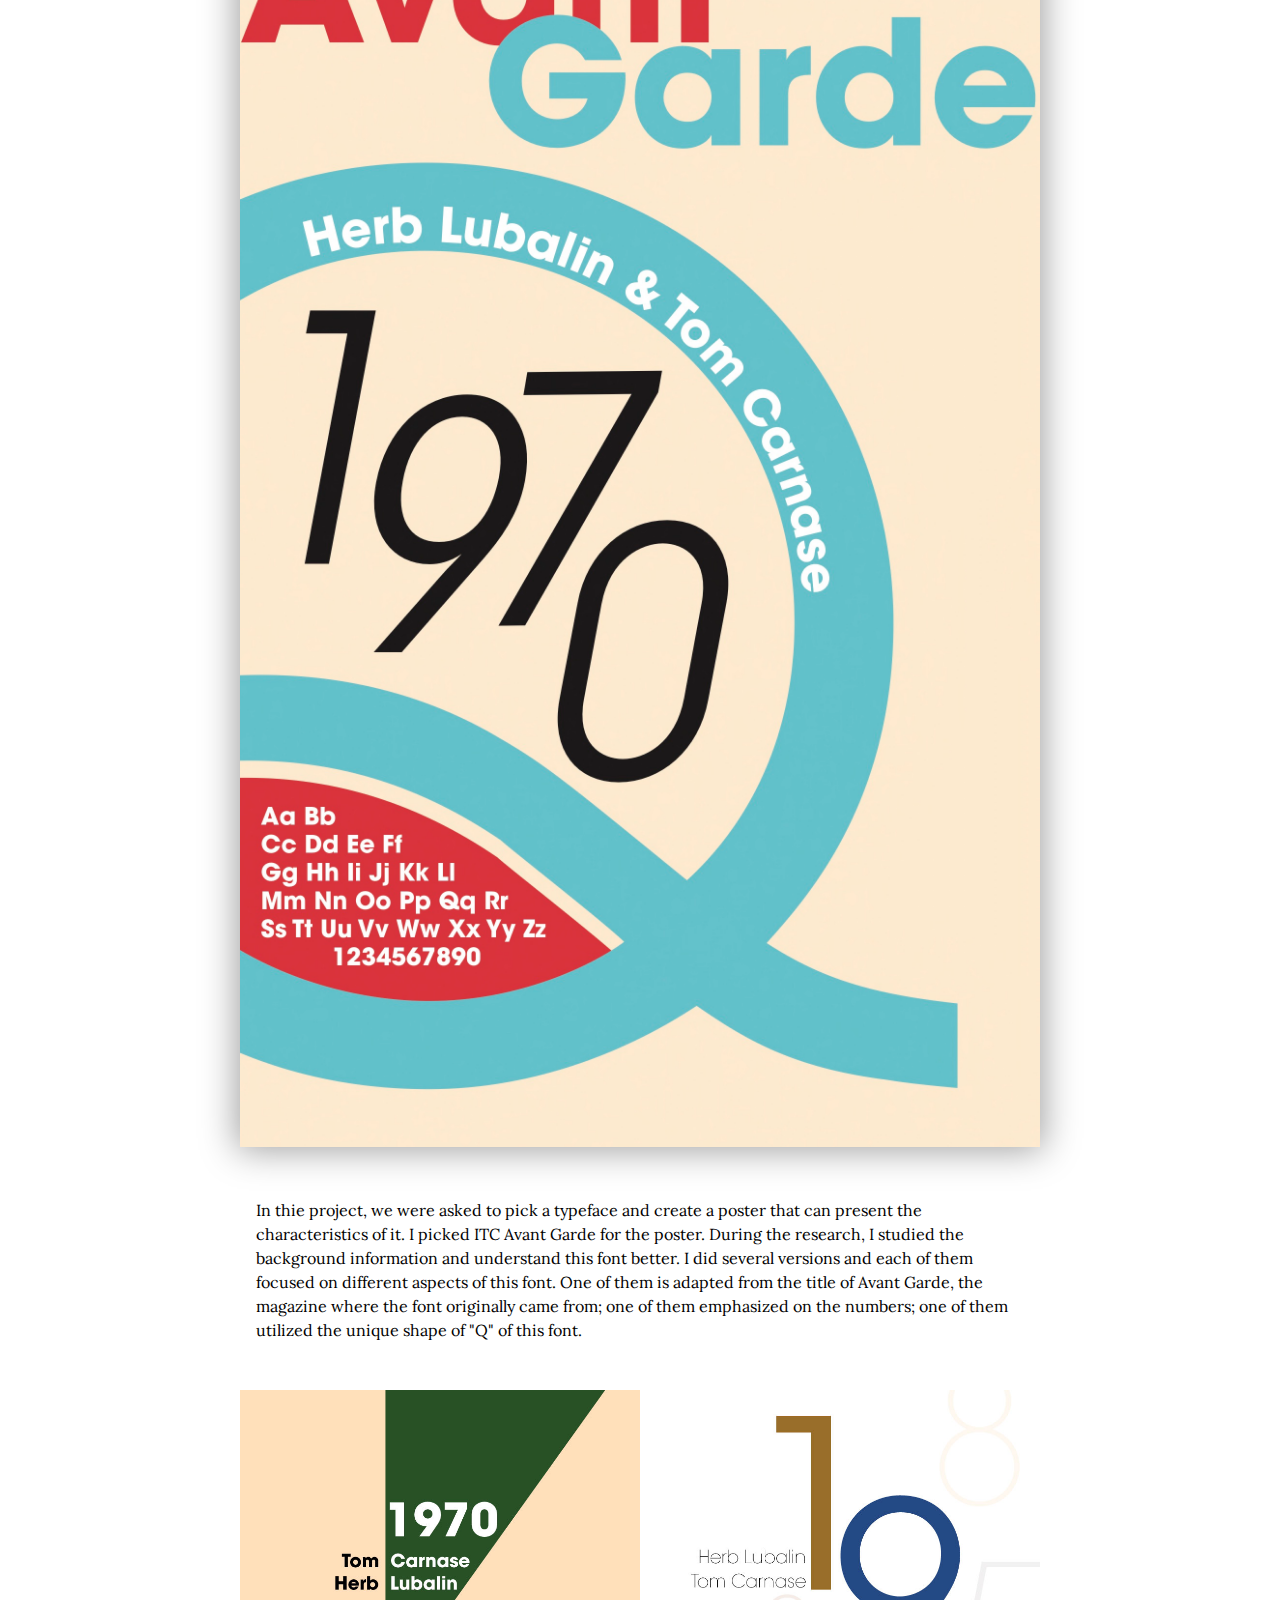
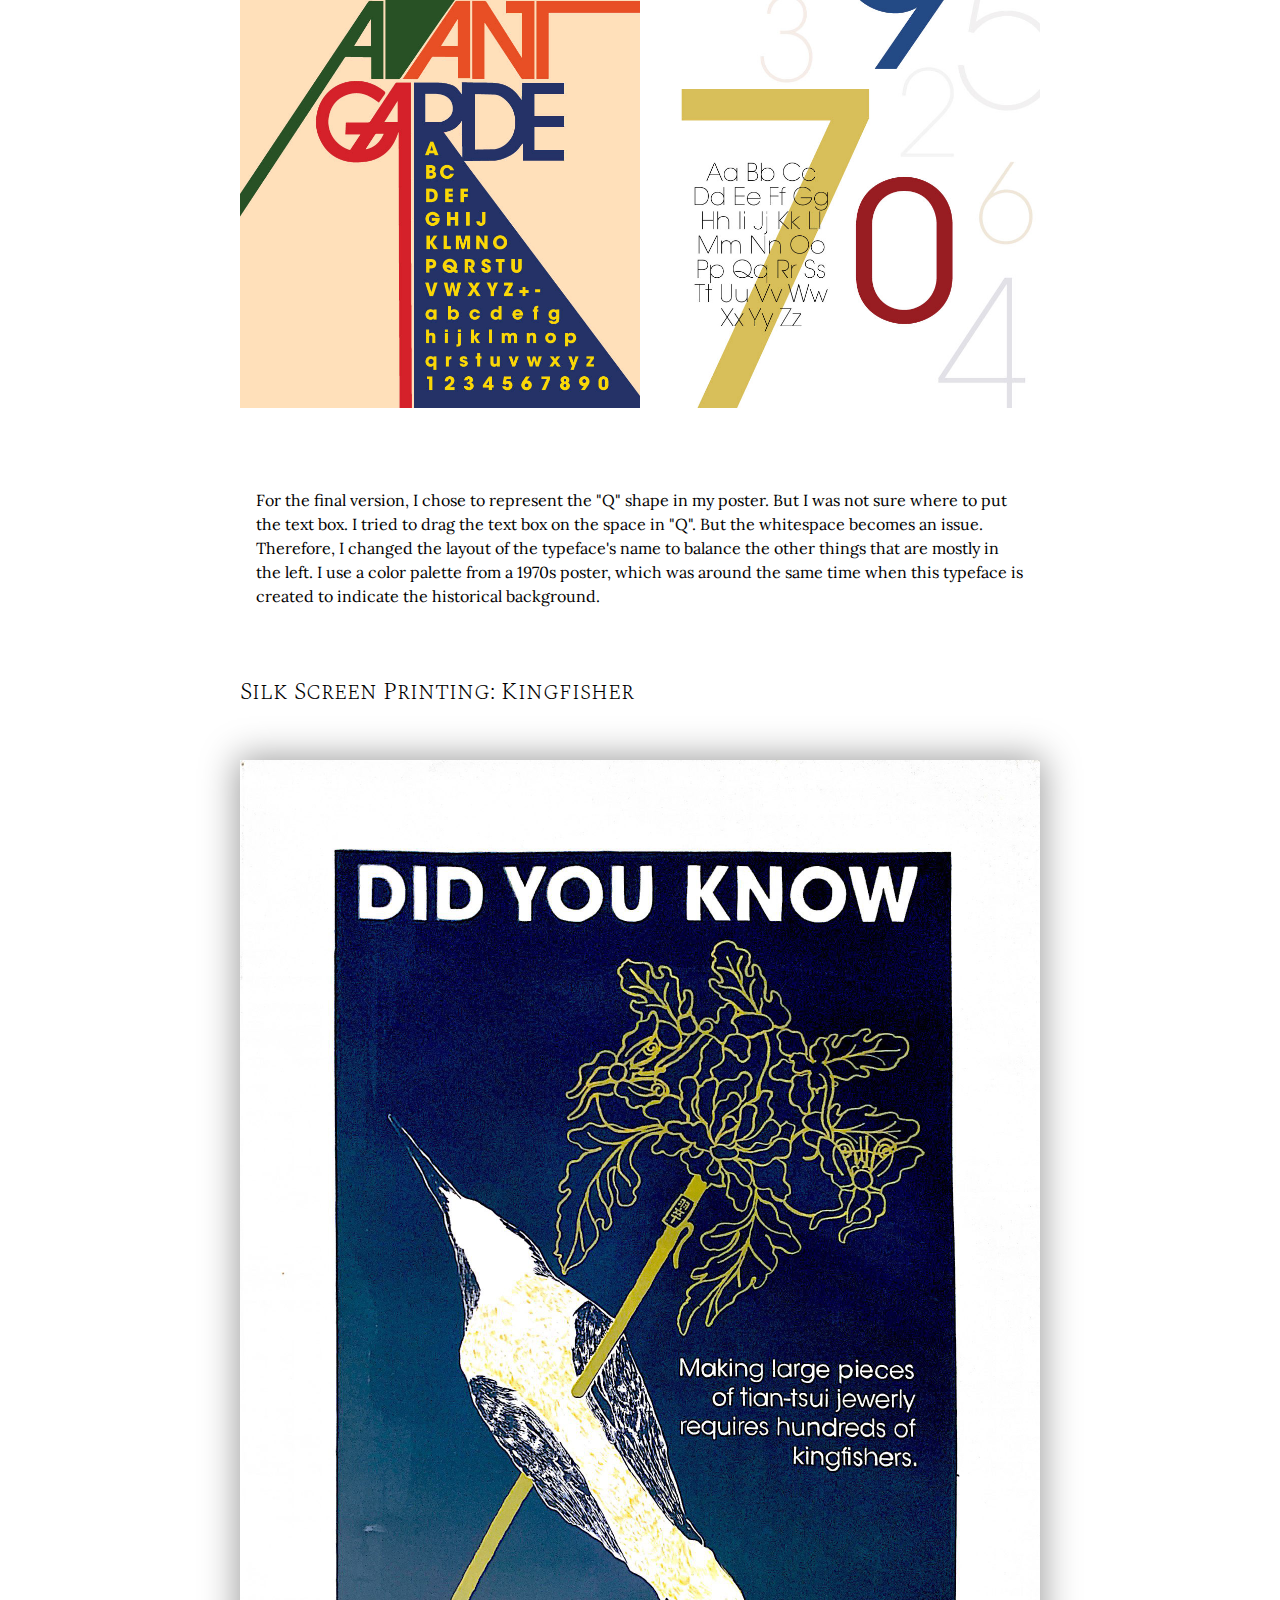
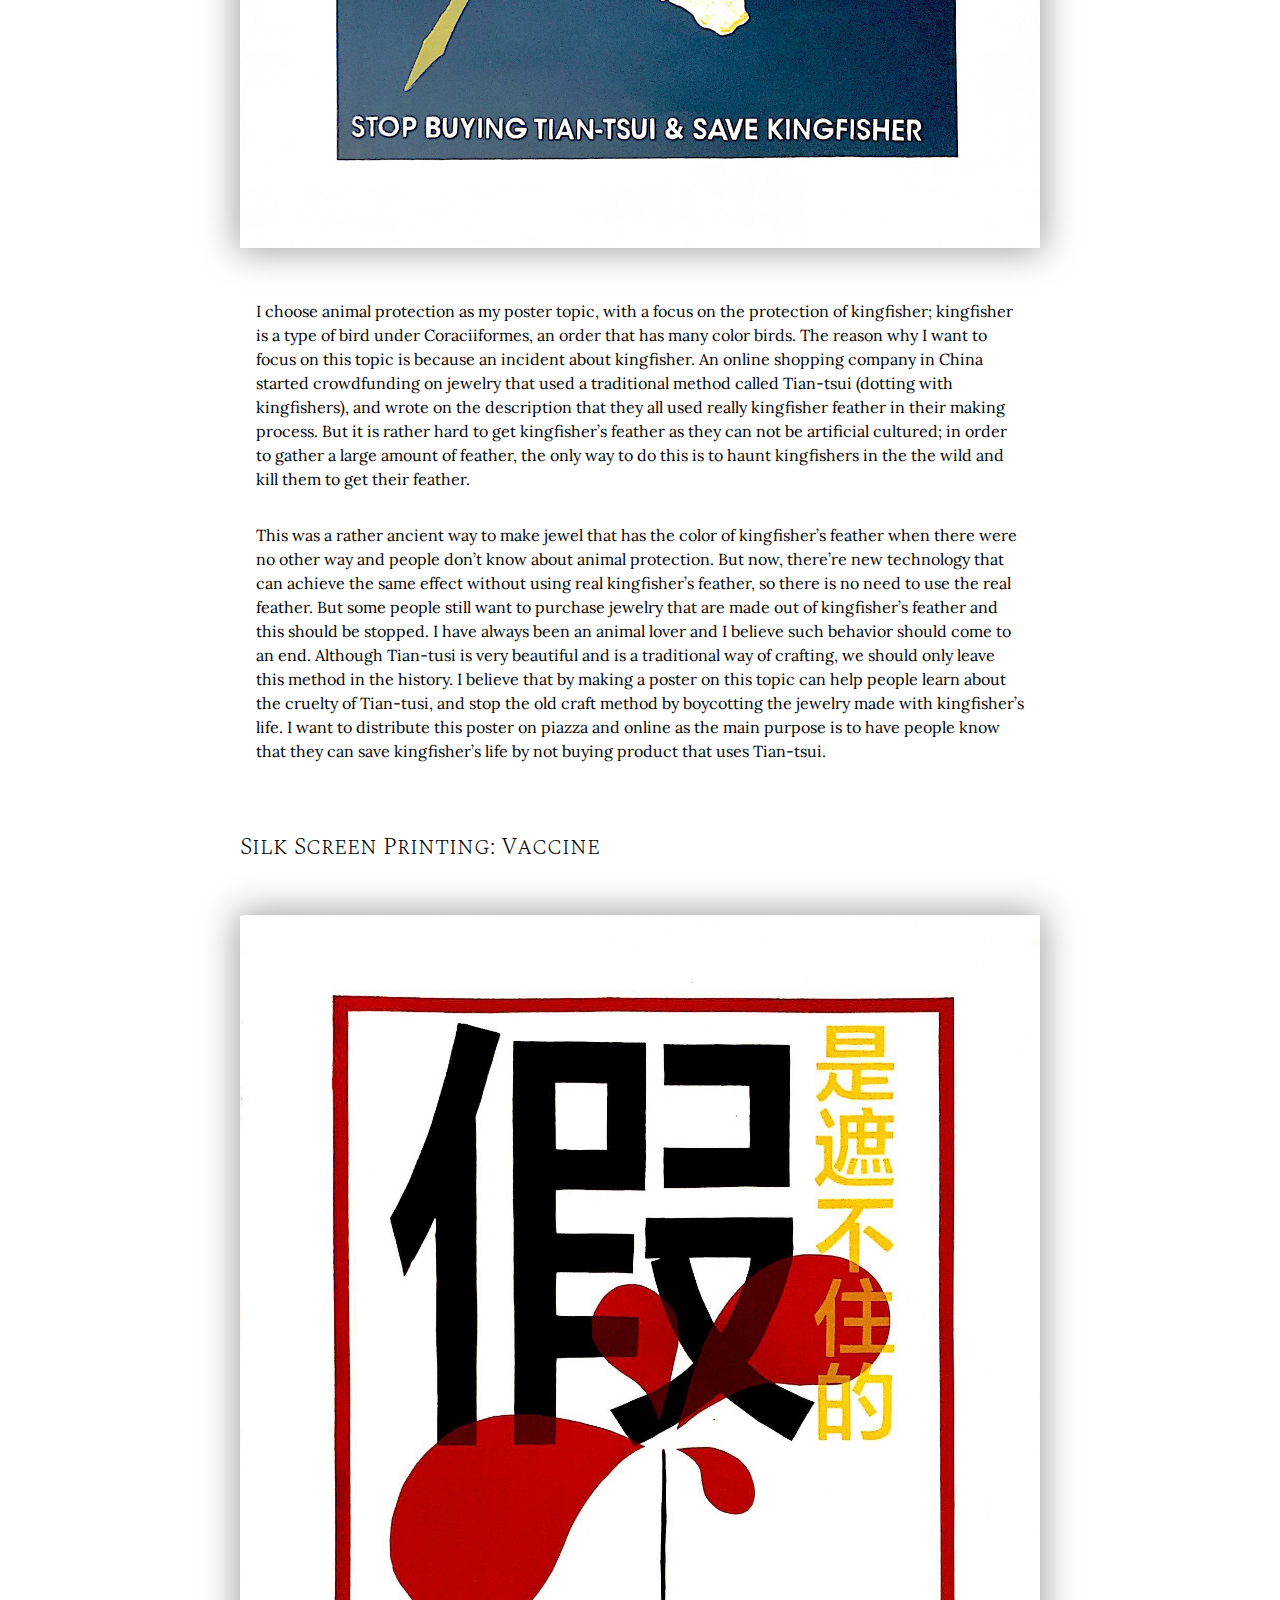
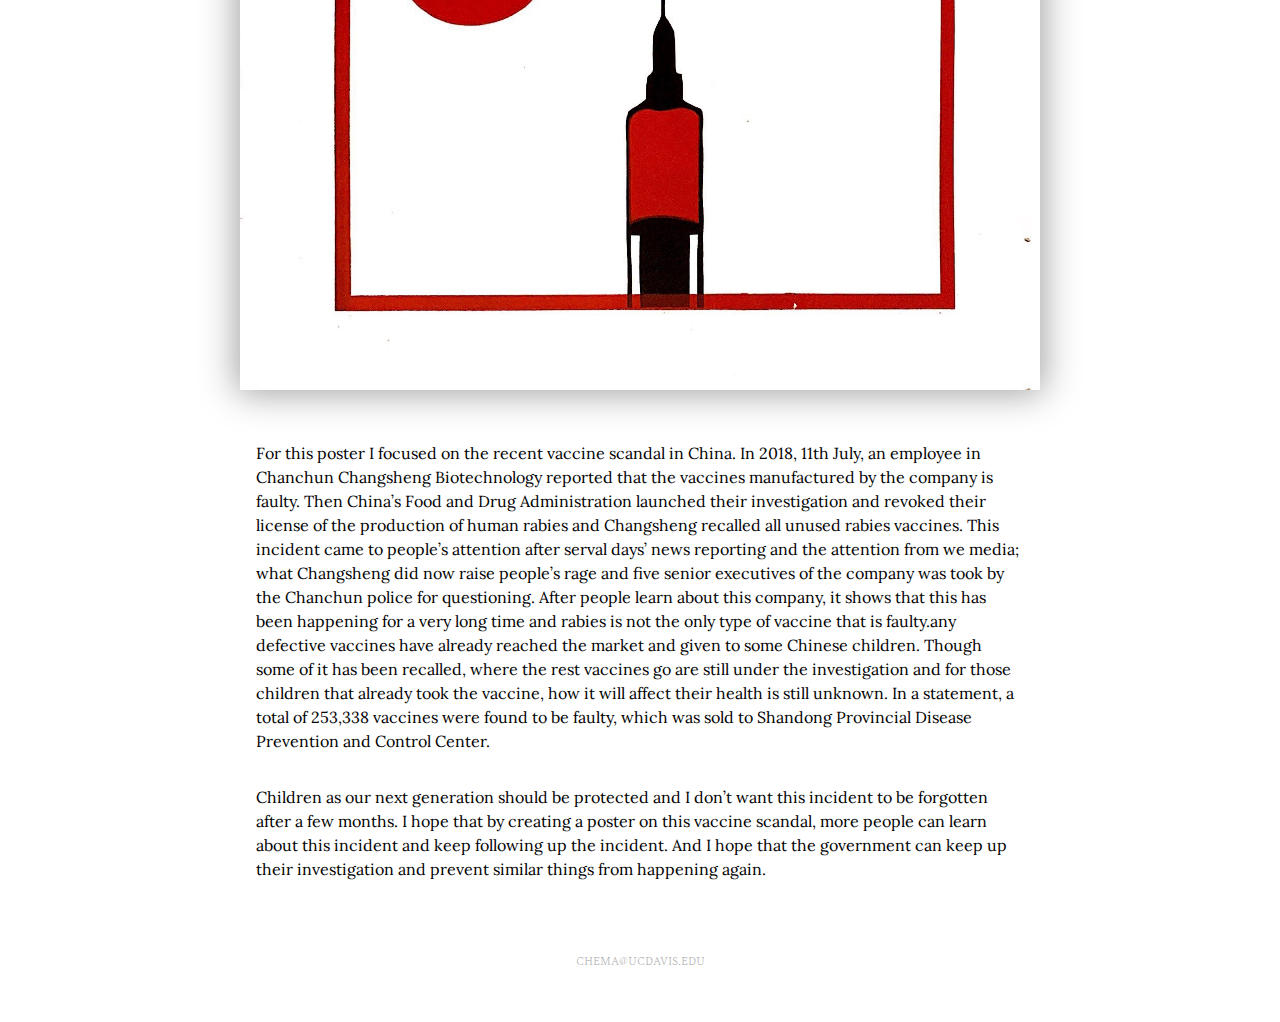
<file: poster.html>
<!doctype html>
<html lang="en">
	<head>
		<meta charset="UTF-8">
		<meta name="viewport" content="width=device-width, initial-scale=1">
		<title>Chen Ma's Portfolio</title>
		<link rel="stylesheet" href="reset.css">
		<link rel="stylesheet" href="project.css">
	</head>

	<body>
		<header id="myHeader">
			<a href="index.html"><h1>Chen Ma</h1></a>
			<h2>
				<a href="index.html#projects">&lt;Back&gt;</a>
			</h2>
		</header>
		<section class="article">

			<h2>Poster Design</h2>

			<h3>Photoshop: Matisse / Diebenkorn</h3>
			<div class="big-box">
				<img src="img/moma/moma.jpg" alt="moma" class="shadow">
			</div>

			<div class="write">
				<p>
					The goal of this project is to design an event poster for a leader about art or science. I decided to make a event poster for the Matisse/Diebenkorn exhibition. Matisse and Diebenkorn are both artists I really love, and I happened to have been to this exhibit. I made three versions of designs, and the final version is a combination of Matisse's and Diebenkorn's work.
				</p>

				<div class="big-box">
					<img src="img/moma/mask2.jpg" alt="mask design" class="shadow">
				</div>

				<p>
					I made several attempts; one of them is to use mask to show their artwork inside their names. The layout of this design is clean and simple, but the artists’ artworks are "hidden" behind and viewers' focus might get lost. This is definitely not what I want to the viewer to feel. Beside using masks, I also tried to use both their portrait works and combine them since this is a joint exhibit. It looks really nice, but it is not so eye-catching.
				</p>
				<div class="quarter-box">
					<img src="img/moma/half1.jpg" alt="half desing 1">
					<img src="img/moma/half2.jpg" alt="half desing 2">
					<img src="img/moma/half3.jpg" alt="half desing 3">
					<img src="img/moma/half4.jpg" alt="half desing 4">
				</div>

				<p>
					The final design used Diebenkorn's Ocean Park #27 to mask La femme au chapeau by Matisse, and left some parts of Diebenkorn's painting unchanged. There're some minor issues — printing problem, low resolution, alignment on the top, and pixelated logo. So I searched again and changed both artworks to the highest resolution images I can find. And I moved "M" up a little bit to avoid the annoying white space on the top. As The logo used a font specially created for SFMOMA, a modification of Futura, I retraced it, and it turned out to be much better. I think the hardest part is not Photoshop, but is to create a poster that can catch a reader's attention. The intention of the poster, the effectiveness of the poster is what I need to consider.
				</p>

			</div>
			<h3>Illustrator: Avant Garde</h3>

			<div class="big-box">
				<img src="img/avant/avant.jpg" alt="avant garde" class="shadow">
			</div>

			<div class="write">
				<p>
					In thie project, we were asked to pick a typeface and create a poster that can present the characteristics of it. I picked ITC Avant Garde for the poster. During the research, I studied the background information and understand this font better. I did several versions and each of them focused on different aspects of this font. One of them is adapted from the title of Avant Garde, the magazine where the font originally came from; one of them emphasized on the numbers; one of them utilized the unique shape of "Q" of this font.
				</p>
				<div class="half-box">
					<img src="img/avant/avant1.jpg" alt="poster 1">
					<img src="img/avant/avant2.jpg" alt="poster 2">
				</div>
				<p>
					For the final version, I chose to represent the "Q" shape in my poster. But I was not sure where to put the text box. I tried to drag the text box on the space in "Q".  But the whitespace becomes an issue. Therefore, I changed the layout of the typeface's name to balance the other things that are mostly in the left. I use a color palette from a 1970s poster, which was around the same time when this typeface is created to indicate the historical background.
				</p>
			</div>
			
			<h3>Silk Screen Printing: Kingfisher</h3>

			<div class="big-box">
				<img src="img/silk/bird.jpg" alt="kingfisher" class="shadow">
			</div>

			<div class="write">
				<p>
					I choose animal protection as my poster topic, with a focus on the protection of kingfisher; kingfisher is a type of bird under Coraciiformes, an order that has many color birds. The reason why I want to focus on this topic is because an incident about kingfisher. An online shopping company in China started crowdfunding on jewelry that used a traditional method called Tian-tsui (dotting with kingfishers), and wrote on the description that they all used really kingfisher feather in their making process. But it is rather hard to get kingfisher’s feather as they can not be artificial cultured; in order to gather a large amount of feather, the only way to do this is to haunt kingfishers in the the wild and kill them to get their feather.
				</p>
				<p>
					This was a rather ancient way to make jewel that has the color of kingfisher’s feather when there were no other way and people don’t know about animal protection. But now, there’re new technology that can achieve the same effect without using real kingfisher’s feather, so there is no need to use the real feather. But some people still want to purchase jewelry that are made out of kingfisher’s feather and this should be stopped. I have always been an animal lover and I believe such behavior should come to an end. Although Tian-tusi is very beautiful and is a traditional way of crafting, we should only leave this method in the history. I believe that by making a poster on this topic can help people learn about the cruelty of Tian-tusi, and stop the old craft method by boycotting the jewelry made with kingfisher’s life. I want to distribute this poster on piazza and online as the main purpose is to have people know that they can save kingfisher’s life by not buying product that uses Tian-tsui.
				</p>
			</div>

			<h3>Silk Screen Printing: Vaccine</h3>

			<div class="big-box">
				<img src="img/silk/fake.jpg" alt="vaccine" class="shadow">
			</div>
			<div class="write">
				<p>
					For this poster I focused on the recent vaccine scandal in China. In 2018, 11th July, an employee in Chanchun Changsheng Biotechnology reported that the vaccines manufactured by the company is faulty. Then China’s Food and Drug Administration launched their investigation and revoked their license of the production of human rabies and Changsheng recalled all unused rabies vaccines. This incident came to people’s attention after serval days’ news reporting and the attention from we media; what Changsheng did now raise people’s rage and five senior executives of the company was took by the Chanchun police for questioning. After people learn about this company, it shows that this has been happening for a very long time and rabies is not the only type of vaccine that is faulty.any defective vaccines have already reached the market and given to some Chinese children. Though some of it has been recalled, where the rest vaccines go are still under the investigation and for those children that already took the vaccine, how it will affect their health is still unknown. In a statement, a total of 253,338 vaccines were found to be faulty, which was sold to Shandong Provincial Disease Prevention and Control Center.
				</p>
				<p>
					Children as our next generation should be protected and I don’t want this incident to be forgotten after a few months. I hope that by creating a poster on this vaccine scandal, more people can learn about this incident and keep following up the incident. And I hope that the government can keep up their investigation and prevent similar things from happening again.
				</p>
			</div>


			
			<footer>
				<h3>chema@ucdavis.edu</h3>
			</footer>
		</section>
		<script src="script.js"></script>
	</body>
</html>
</file>
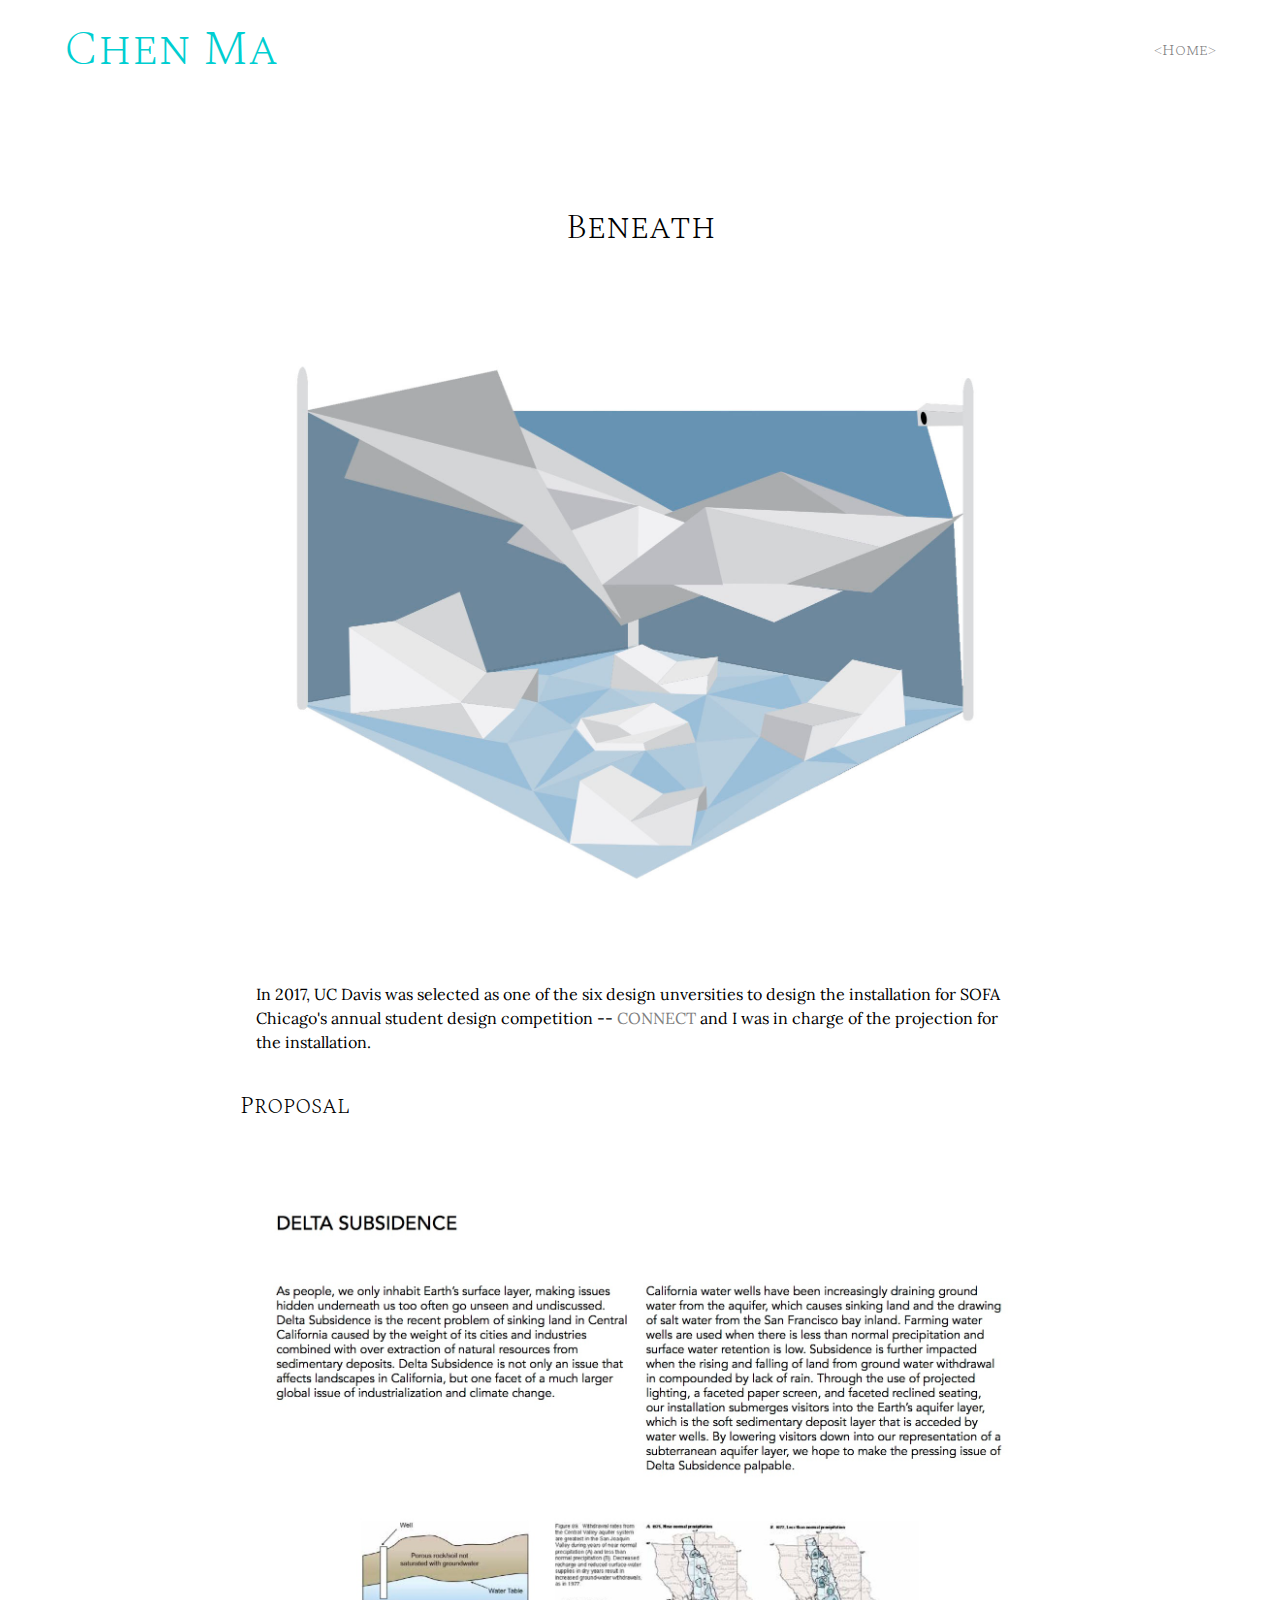
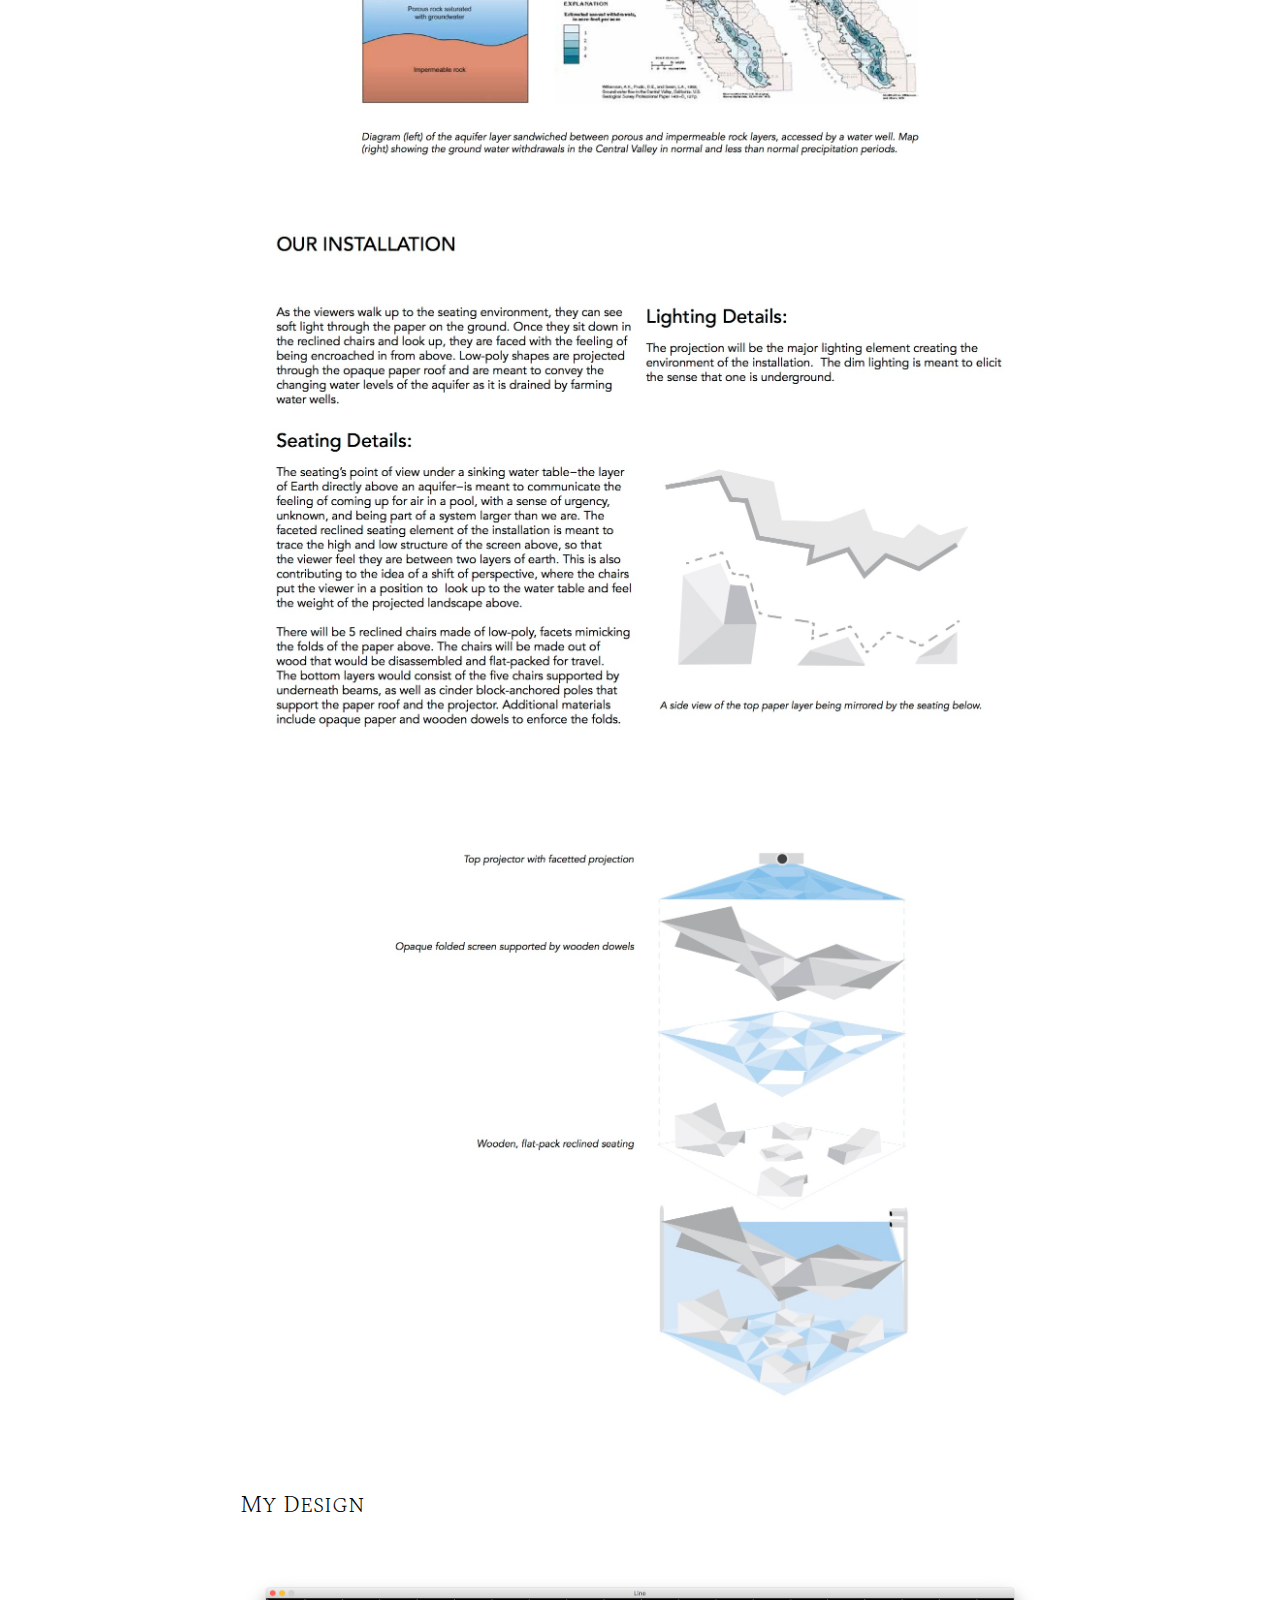
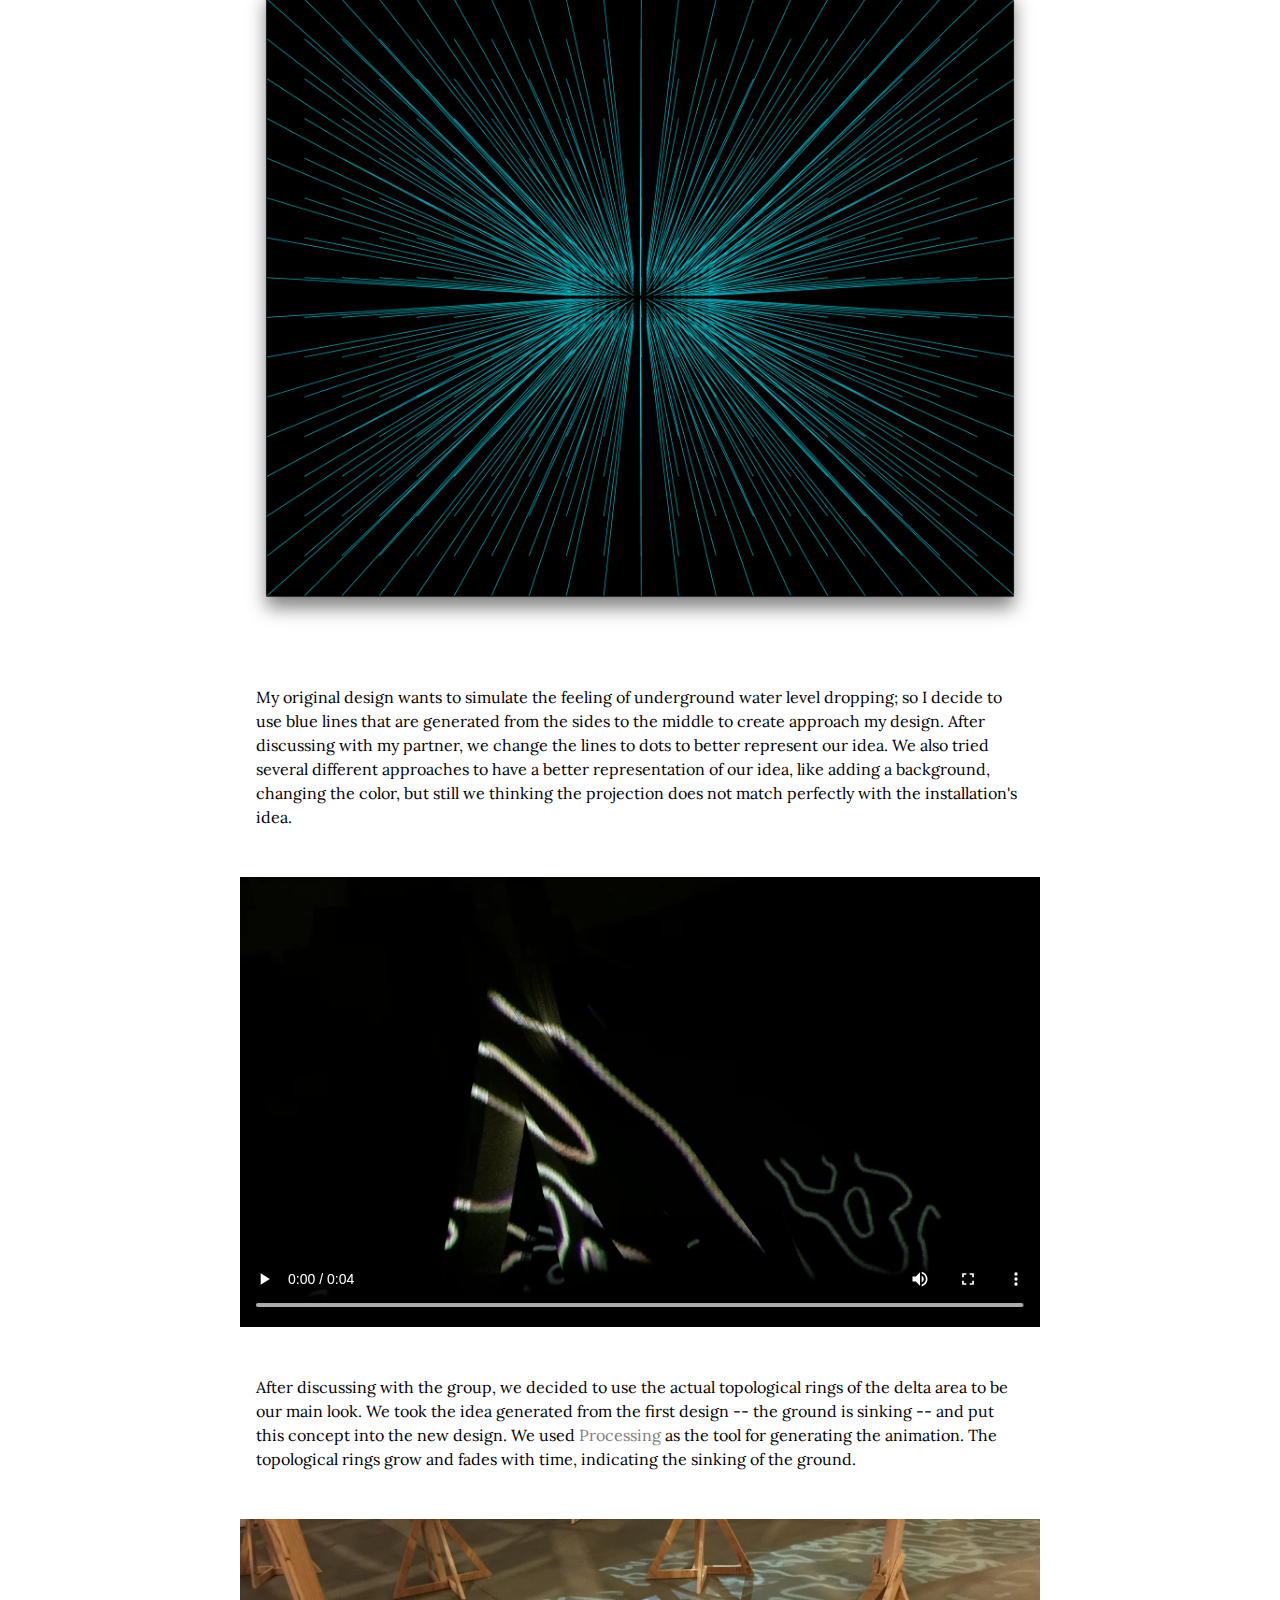
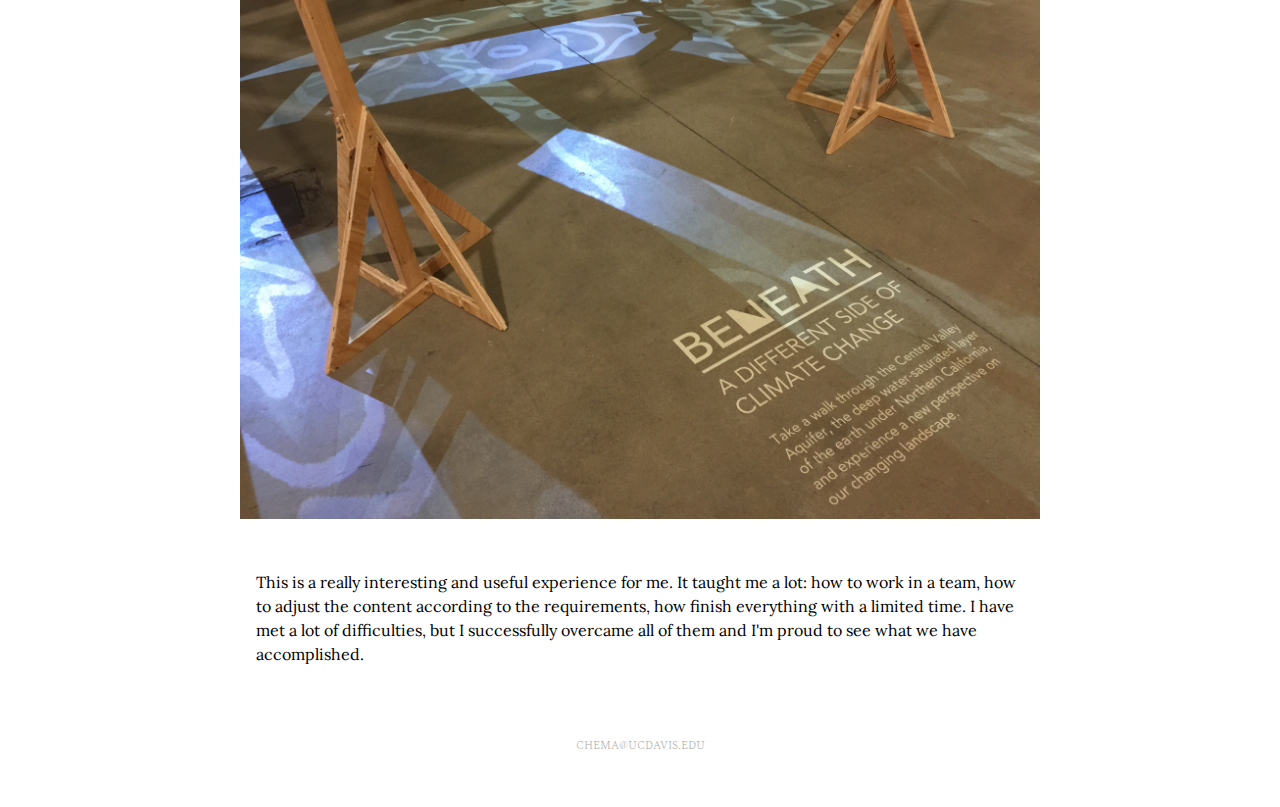
<file: proj1.html>
<!doctype html>
<html lang="en">
	<head>
		<meta charset="UTF-8">
		<meta name="viewport" content="width=device-width, initial-scale=1">
		<title>Chen Ma's Portfolio</title>
		<link rel="stylesheet" href="reset.css">
		<link rel="stylesheet" href="project.css">
	</head>

	<body>
		<header id="myHeader">
			<a href="index.html"><h1>Chen Ma</h1></a>
			<h2>
				<a href="index.html">&lt;Home&gt;</a>
			</h2>
		</header>
		<section class="article">
			<h2>Beneath</h2>

			<div class="big-box">
				<img src="img/sofa/beneath.jpg" alt="beneath">
			</div>

			<div class="write">
				<p>
					In 2017, UC Davis was selected as one of the six design unversities to design the installation for SOFA Chicago's annual student design competition -- <a href="http://www.sofaexpo.com/2017-connect">CONNECT</a> and I was in charge of the projection for the installation.
				</p>
				
				<h3>Proposal</h3>

				<div class="big-box">
					<img src="img/sofa/connect1.jpg" alt="proposal page 1">
					<img src="img/sofa/connect2.jpg" alt="proposal page 2">
					<img src="img/sofa/connect3.jpg" alt="proposal page 3">
				</div>

				<h3>My Design</h3>

				<div class="big-box">
					<img src="img/sofa/first.png" alt="first design">
				</div>

				<p>
					My original design wants to simulate the feeling of underground water level dropping; so I decide to use blue lines that are generated from the sides to the middle to create approach my design. After discussing with my partner, we change the lines to dots to better represent our idea. We also tried several different approaches to have a better representation of our idea, like adding a background, changing the color, but still we thinking the projection does not match perfectly with the installation's idea.
				</p>

				<video controls>
				  <source src="img/sofa/map.mov" type="video/mp4">
				</video>

				<p>
					After discussing with the group, we decided to use the actual topological rings of the delta area to be our main look. We took the idea generated from the first design -- the ground is sinking -- and put this concept into the new design. We used <a href="https://processing.org/">Processing</a> as the tool for generating the animation. The topological rings grow and fades with time, indicating the sinking of the ground. 
				</p>

				<div class="big-box">
					<img src="img/sofa/final.jpg" alt="final desing">
				</div>

				<p>
					This is a really interesting and useful experience for me. It taught me a lot: how to work in a team, how to adjust the content according to the requirements, how finish everything with a limited time. I have met a lot of difficulties, but I successfully overcame all of them and I'm proud to see what we have accomplished.
				</p>


			</div>
			
			<footer>
				<h3>chema@ucdavis.edu</h3>
			</footer>
		</section>
		<script src="script.js"></script>
	</body>
</html>
</file>
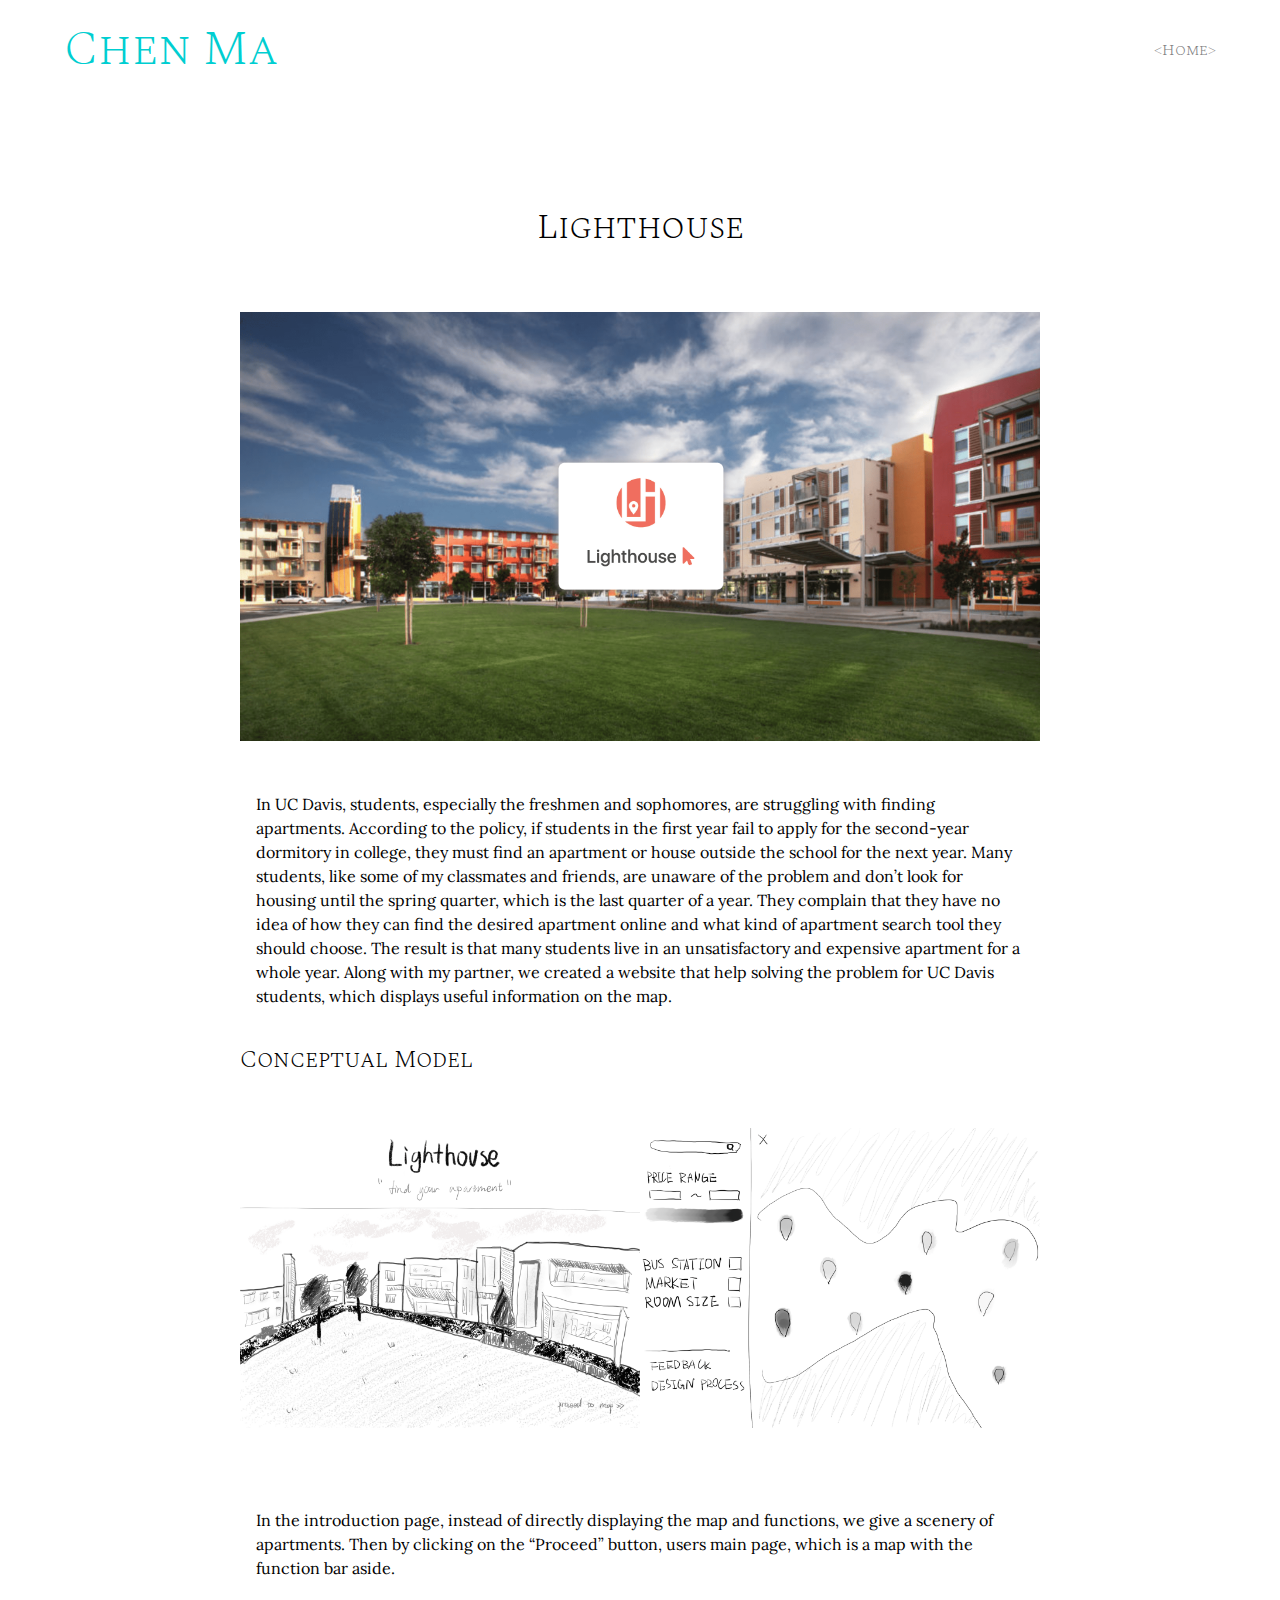
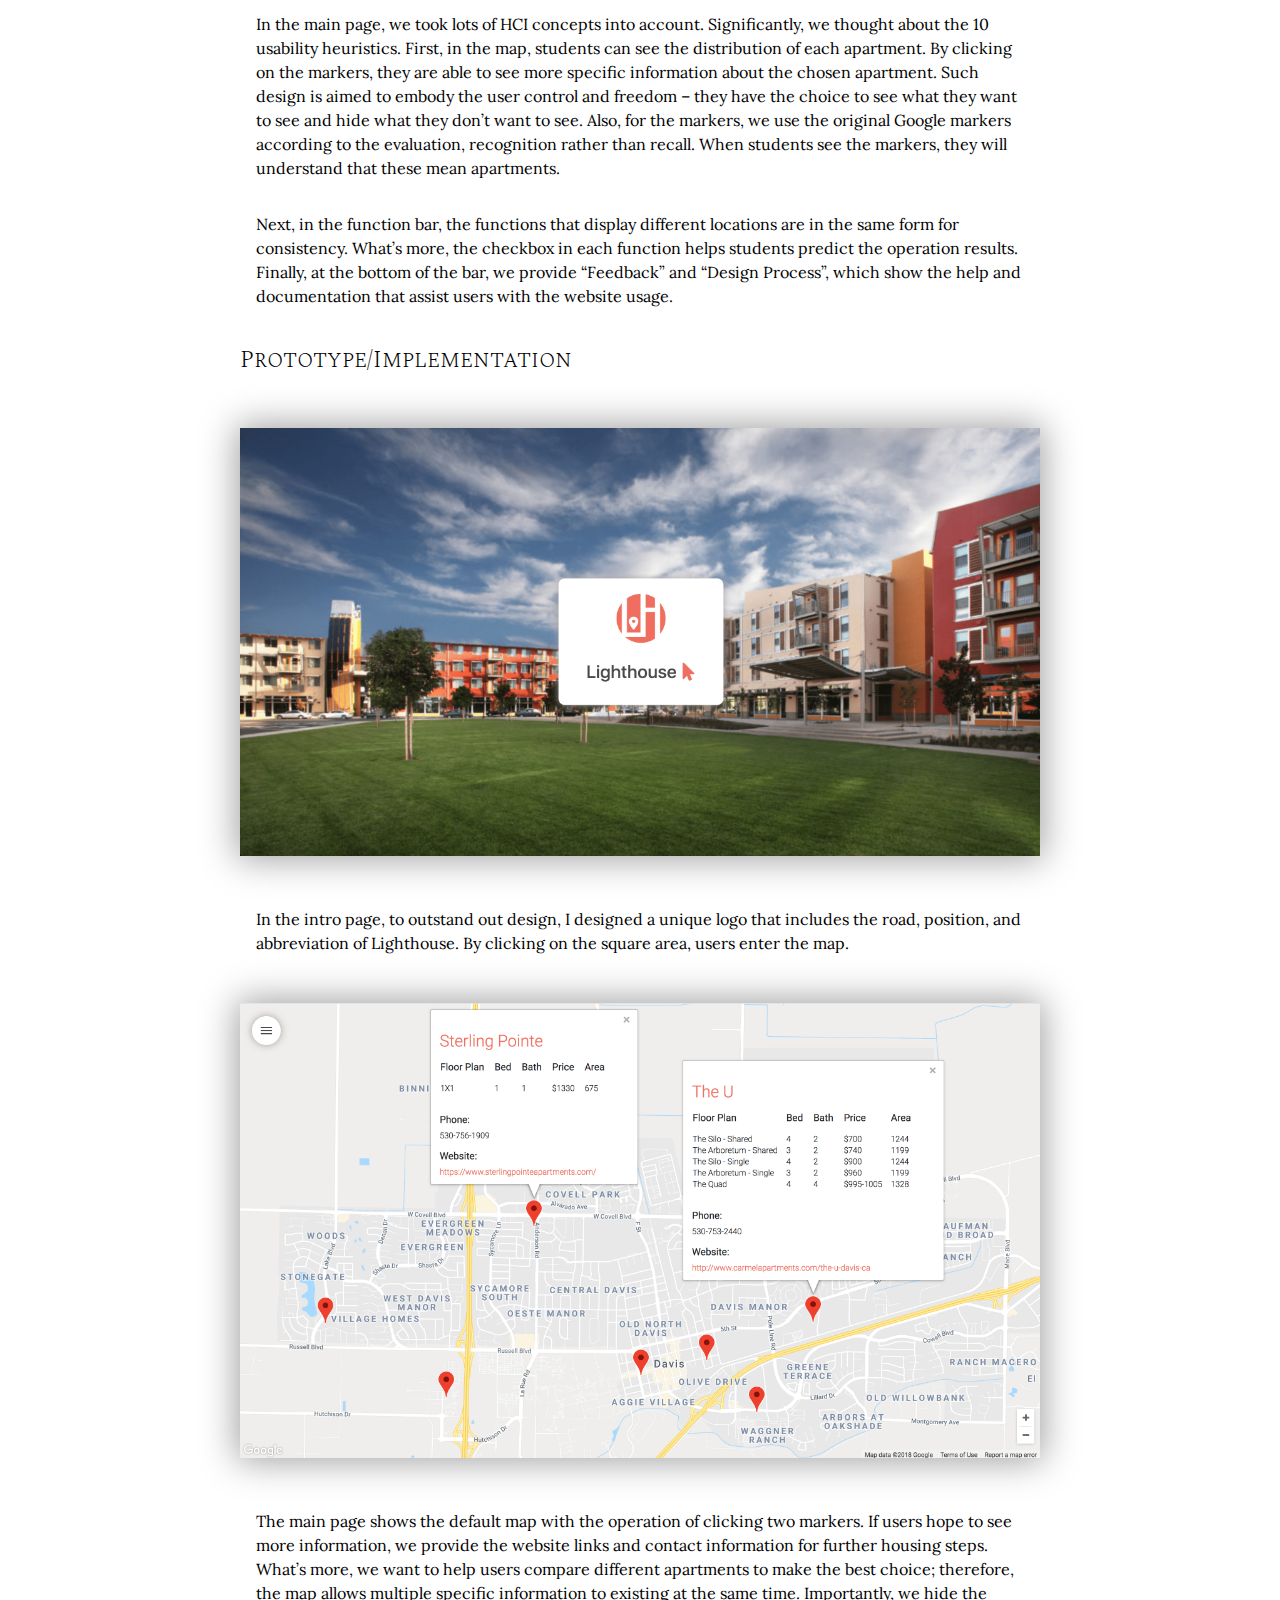
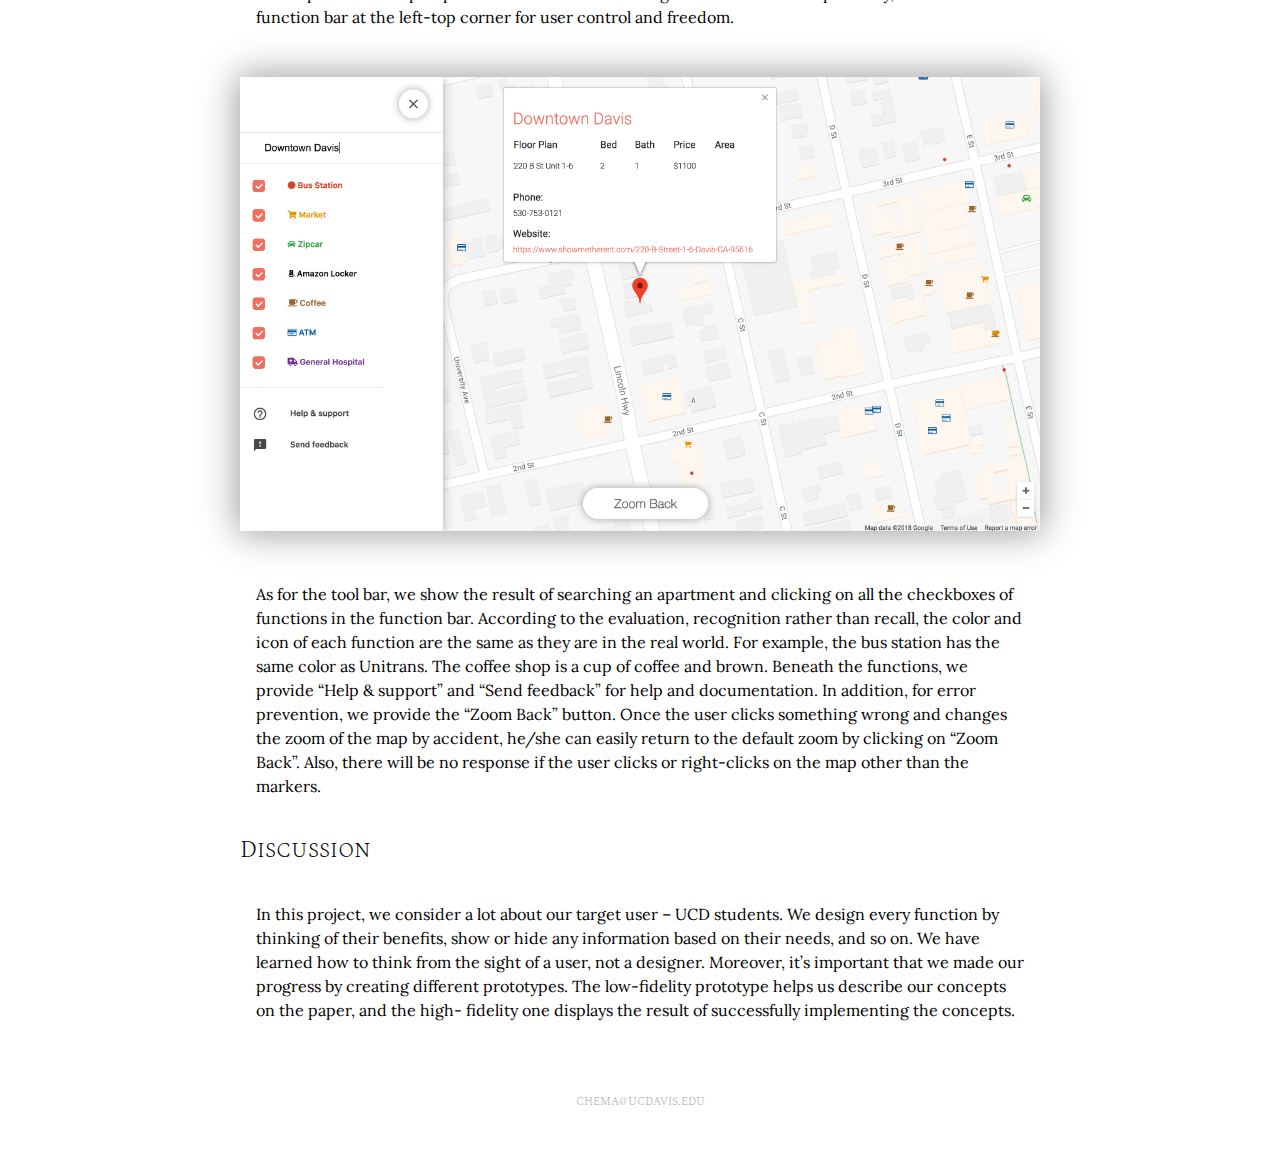
<file: proj3.html>
<!doctype html>
<html lang="en">
	<head>
		<meta charset="UTF-8">
		<meta name="viewport" content="width=device-width, initial-scale=1">
		<title>Chen Ma's Portfolio</title>
		<link rel="stylesheet" href="reset.css">
		<link rel="stylesheet" href="project.css">
	</head>

	<body>
		<header id="myHeader">
			<a href="index.html"><h1>Chen Ma</h1></a>
			<h2>
				<a href="index.html">&lt;Home&gt;</a>
			</h2>
		</header>
		<section class="article">
			<h2>Lighthouse</h2>

			<div class="big-box">
				<img src="img/lighthouse/lighthouse.png" alt="Lighthouse">
			</div>

			<div class="write">
				<p>
					In UC Davis, students, especially the freshmen and sophomores, are struggling with finding apartments. According to the policy, if students in the first year fail to apply for the second-year dormitory in college, they must find an apartment or house outside the school for the next year. Many students, like some of my classmates and friends, are unaware of the problem and don’t look for housing until the spring quarter, which is the last quarter of a year. They complain that they have no idea of how they can find the desired apartment online and what kind of apartment search tool they should choose. The result is that many students live in an unsatisfactory and expensive apartment for a whole year. Along with my partner, we created a website that help solving the problem for UC Davis students, which displays useful information on the map.
				</p>
				<h3>Conceptual Model</h3>
				<div class="half-box">
					<img src="img/lighthouse/p1_intro.png" alt="intro model">
					<img src="img/lighthouse/p1_main.png" alt="main model">
				</div>
				<p>
					In the introduction page, instead of directly displaying the map and functions, we give a scenery of apartments. Then by clicking on the “Proceed” button, users main page, which is a map with the function bar aside.
				</p>
				<p>
					In the main page, we took lots of HCI concepts into account. Significantly, we thought about the 10 usability heuristics. First, in the map, students can see the distribution of each apartment. By clicking on the markers, they are able to see more specific information about the chosen apartment. Such design is aimed to embody the user control and freedom – they have the choice to see what they want to see and hide what they don’t want to see. Also, for the markers, we use the original Google markers according to the evaluation, recognition rather than recall. When students see the markers, they will understand that these mean apartments.
				</p>
				<p>
					Next, in the function bar, the functions that display different locations are in the same form for consistency. What’s more, the checkbox in each function helps students predict the operation results. Finally, at the bottom of the bar, we provide “Feedback” and “Design Process”, which show the help and documentation that assist users with the website usage.
				</p>
				<h3>Prototype/Implementation</h3>
				<div class="big-box">
					<img src="img/lighthouse/lighthouse.png" alt="Lighthouse" class="shadow">
				</div>
				<p>
					In the intro page, to outstand out design, I designed a unique logo that includes the road, position, and abbreviation of Lighthouse. By clicking on the square area, users enter the map. 
				</p>

				<div class="big-box">
					<img src="img/lighthouse/main.png" alt="main page" class="shadow">
				</div>
				<p>
					The main page shows the default map with the operation of clicking two markers. If users hope to see more information, we provide the website links and contact information for further housing steps. What’s more, we want to help users compare different apartments to make the best choice; therefore, the map allows multiple specific information to existing at the same time. Importantly, we hide the function bar at the left-top corner for user control and freedom.
				</p>
				<div class="big-box">
					<img src="img/lighthouse/filter.png" alt="tool bar" class="shadow">
				</div>
				<p>
					As for the tool bar, we show the result of searching an apartment and clicking on all the checkboxes of functions in the function bar. According to the evaluation, recognition rather than recall, the color and icon of each function are the same as they are in the real world. For example, the bus station has the same color as Unitrans. The coffee shop is a cup of coffee and brown. Beneath the functions, we provide “Help & support” and “Send feedback” for help and documentation. In addition, for error prevention, we provide the “Zoom Back” button. Once the user clicks something wrong and changes the zoom of the map by accident, he/she can easily return to the default zoom by clicking on “Zoom Back”. Also, there will be no response if the user clicks or right-clicks on the map other than the markers.
				</p>

				<h3>Discussion</h3>

				<p>
					In this project, we consider a lot about our target user – UCD students. We design every function by thinking of their benefits, show or hide any information based on their needs, and so on. We have learned how to think from the sight of a user, not a designer. Moreover, it’s important that we made our progress by creating different prototypes. The low-fidelity prototype helps us describe our concepts on the paper, and the high- fidelity one displays the result of successfully implementing the concepts.
				</p>

			</div>


			
			<footer>
				<h3>chema@ucdavis.edu</h3>
			</footer>
		</section>
		<script src="script.js"></script>
	</body>
</html>
</file>
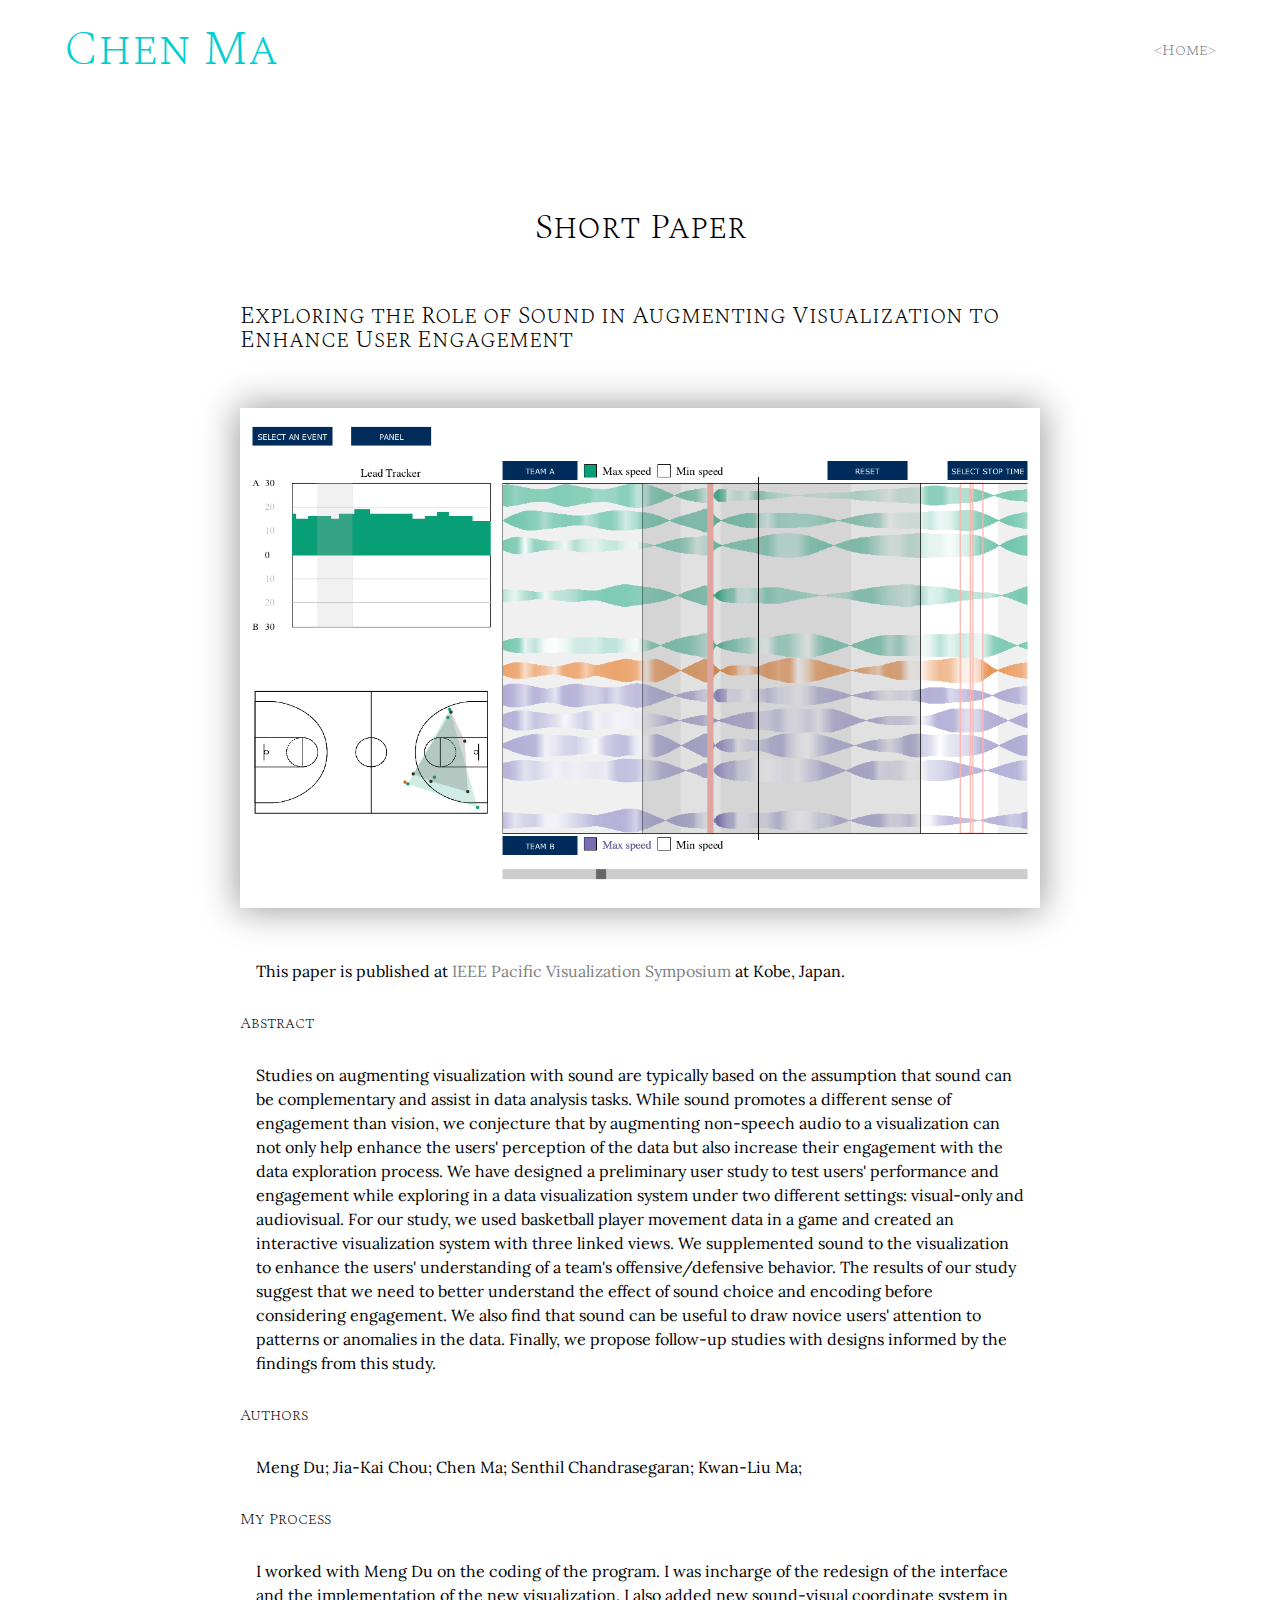
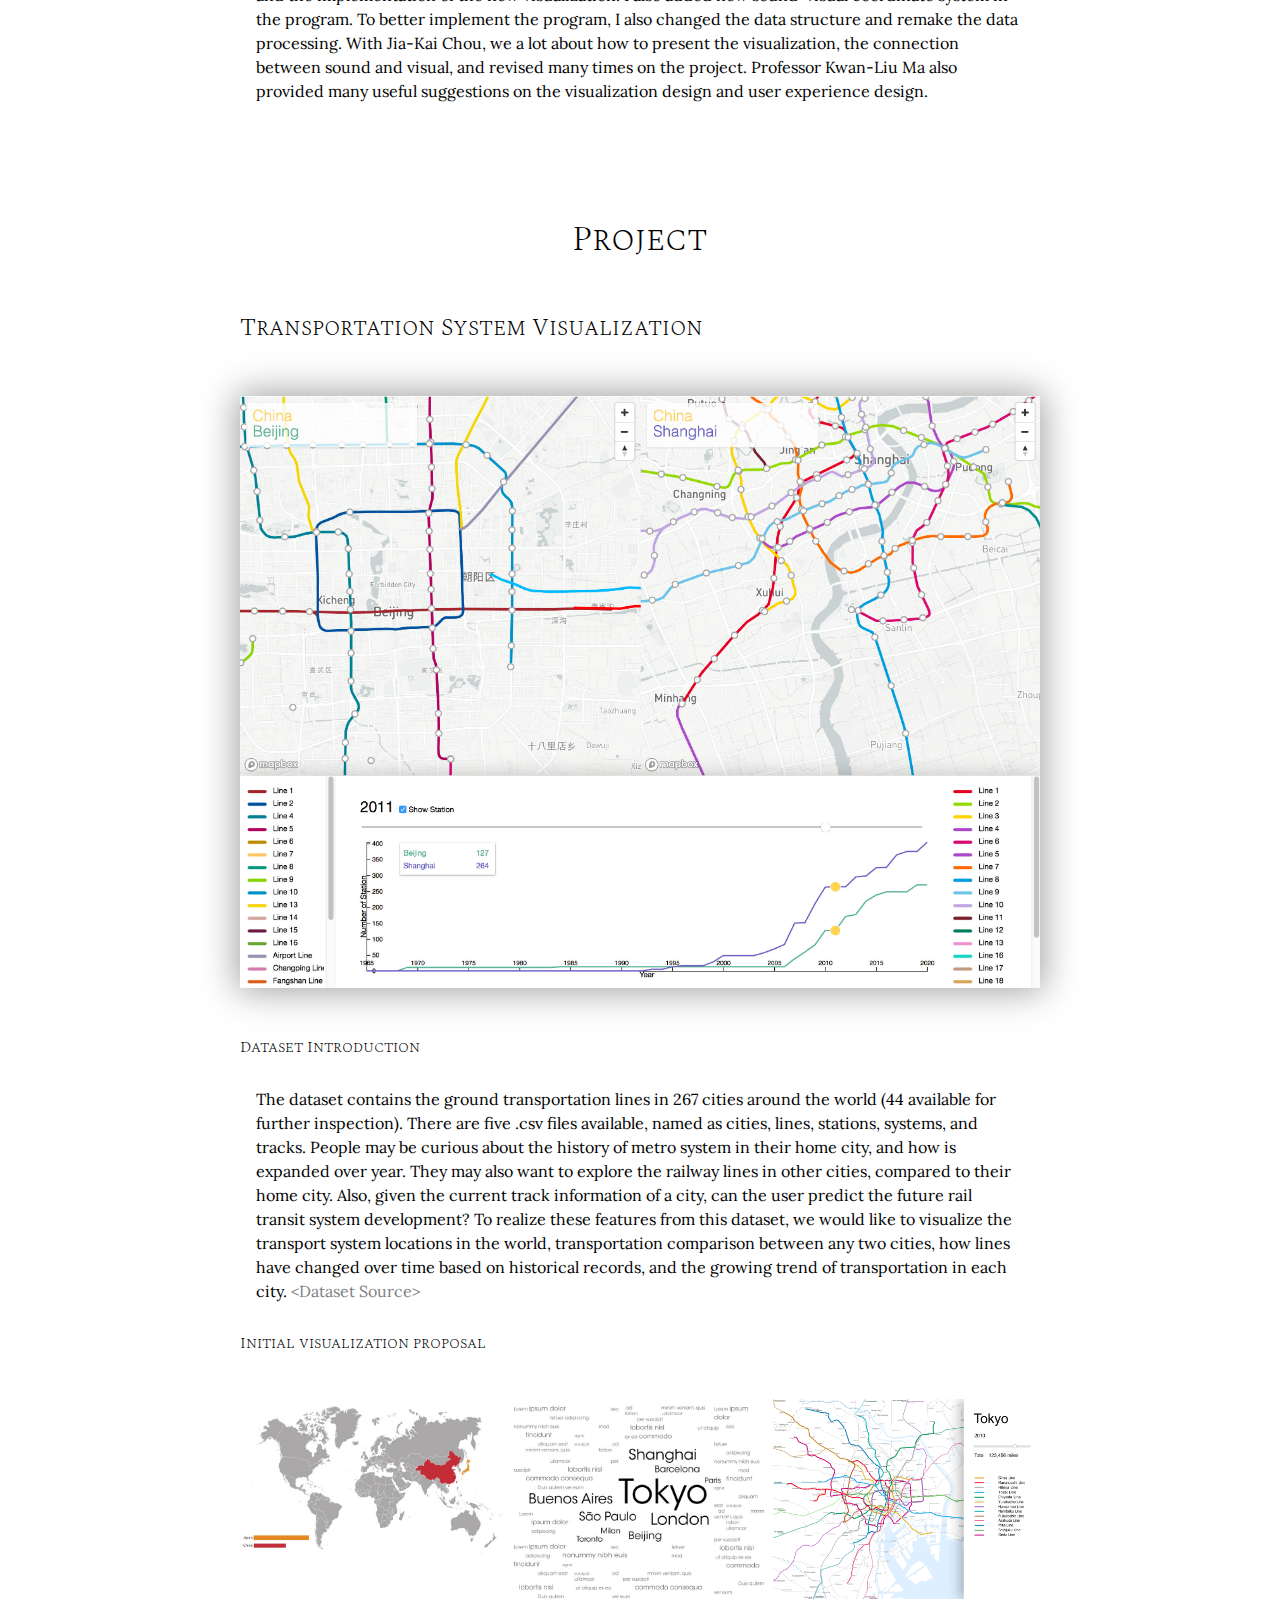
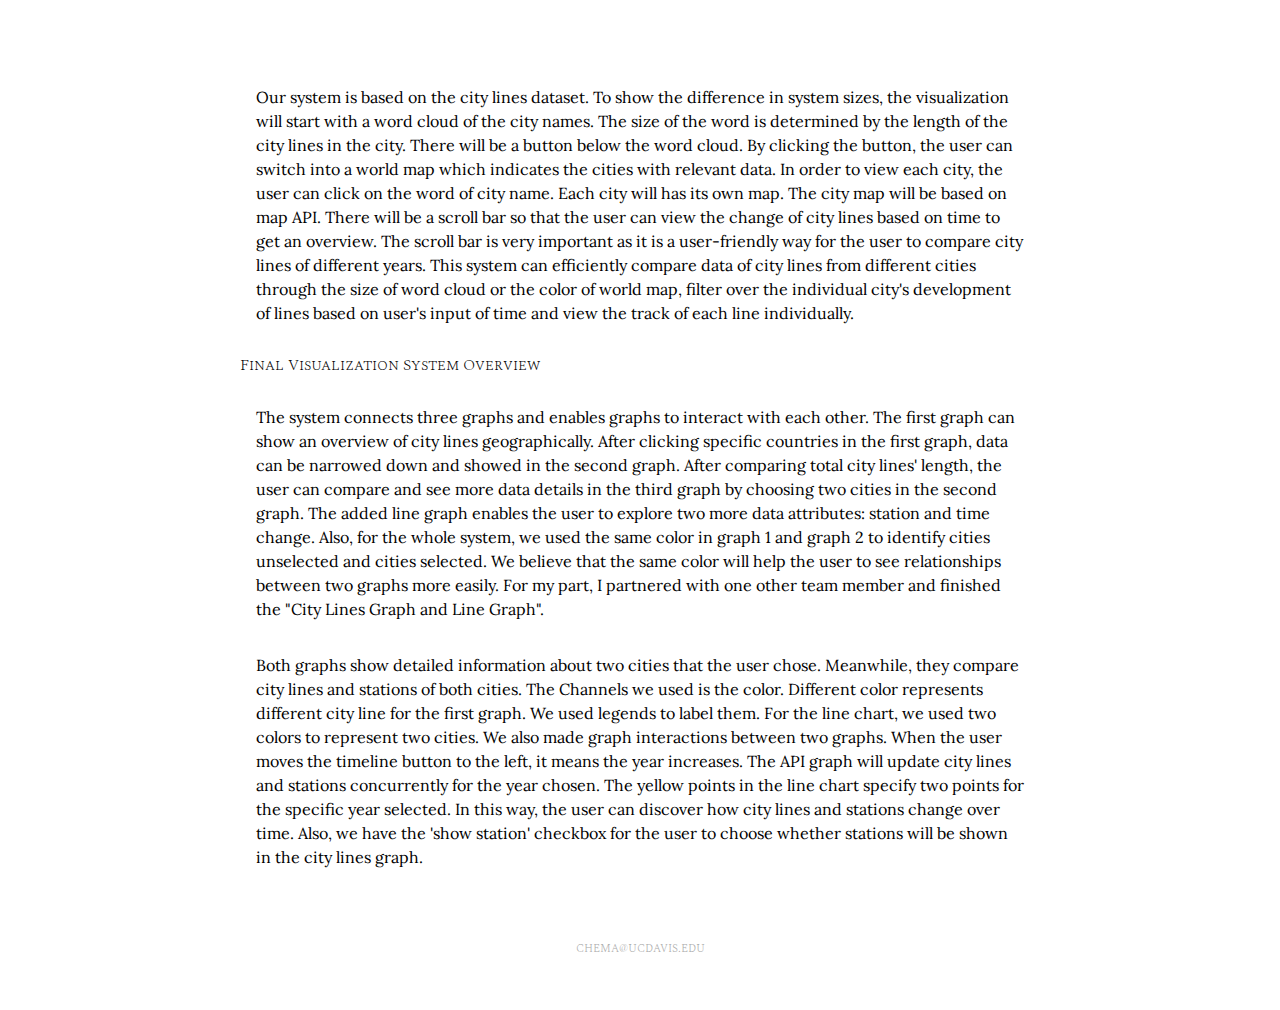
<file: proj4.html>
<!doctype html>
<html lang="en">
	<head>
		<meta charset="UTF-8">
		<meta name="viewport" content="width=device-width, initial-scale=1">
		<title>Chen Ma's Portfolio</title>
		<link rel="stylesheet" href="reset.css">
		<link rel="stylesheet" href="project.css">
	</head>

	<body>
		<header id="myHeader">
			<a href="index.html"><h1>Chen Ma</h1></a>
			<h2>
				<a href="index.html">&lt;Home&gt;</a>
			</h2>
		</header>
		<section class="article">
			<h2>Short Paper</h2>

			<div class="write">
				<h3>Exploring the Role of Sound in Augmenting Visualization to Enhance User Engagement</h3>
				<div class="big-box">
					<img src="img/visual/vidi_sound.png" alt="App Panel" class="shadow">
				</div>
				<p>
					This paper is published at <a href="https://ieeexplore.ieee.org/document/8365996">IEEE Pacific Visualization Symposium</a> at Kobe, Japan.
				</p>
				<h4>Abstract</h4>
				<p>
					Studies on augmenting visualization with sound are typically based on the assumption that sound can be complementary and assist in data analysis tasks. While sound promotes a different sense of engagement than vision, we conjecture that by augmenting non-speech audio to a visualization can not only help enhance the users' perception of the data but also increase their engagement with the data exploration process. We have designed a preliminary user study to test users' performance and engagement while exploring in a data visualization system under two different settings: visual-only and audiovisual. For our study, we used basketball player movement data in a game and created an interactive visualization system with three linked views. We supplemented sound to the visualization to enhance the users' understanding of a team's offensive/defensive behavior. The results of our study suggest that we need to better understand the effect of sound choice and encoding before considering engagement. We also find that sound can be useful to draw novice users' attention to patterns or anomalies in the data. Finally, we propose follow-up studies with designs informed by the findings from this study.
				</p>
				<h4>Authors</h4>
				<p>
					Meng Du; Jia-Kai Chou; Chen Ma; Senthil Chandrasegaran; Kwan-Liu Ma;
				</p>
				<h4>My Process</h4>
				<p>
					I worked with Meng Du on the coding of the program. I was incharge of the redesign of the interface and the implementation of the new visualization. I also added new sound-visual coordinate system in the program. To better implement the program, I also changed the data structure and remake the data processing. With Jia-Kai Chou, we a lot about how to present the visualization, the connection between sound and visual, and revised many times on the project. Professor Kwan-Liu Ma also provided many useful suggestions on the visualization design and user experience design.
				</p>
			</div>

			<h2>Project</h2>
			<div class="write">
				<h3>Transportation System Visualization</h3>
				<div class="big-box">
					<img src="img/visual/transportation.jpg" alt="Transportation Visualization" class="shadow">
				</div>
				<h4>Dataset Introduction</h4>
				<p>
					The dataset contains the ground transportation lines in 267 cities around the world (44 available for further inspection). There are five .csv files available, named as cities, lines, stations, systems, and tracks. People may be curious about the history of metro system in their home city, and how is expanded over year. They may also want to explore the railway lines in other cities, compared to their home city. Also, given the current track information of a city, can the user predict the future rail transit system development? To realize these features from this dataset, we would like to visualize the transport system locations in the world, transportation comparison between any two cities, how lines have changed over time based on historical records, and the growing trend of transportation in each city. <a href="https://www.kaggle.com/citylines/city-lines/data">&lt;Dataset Source&gt;</a>
				</p>
				<h4>Initial visualization proposal</h4>
				<div class="third-box">
					<img src="img/visual/worldmap.jpg" alt="World Map">
					<img src="img/visual/wordcloud.jpg" alt="Word Cloud">
					<img src="img/visual/citymap.jpg" alt="City Map">
				</div>
				<p>
					Our system is based on the city lines dataset. To show the difference in system sizes, the visualization will start with a word cloud of the city names. The size of the word is determined by the length of the city lines in the city. There will be a button below the word cloud. By clicking the button, the user can switch into a world map which indicates the cities with relevant data. In order to view each city, the user can click on the word of city name. Each city will has its own map. The city map will be based on map API. There will be a scroll bar so that the user can view the change of city lines based on time to get an overview. The scroll bar is very important as it is a user-friendly way for the user to compare city lines of different years. This system can efficiently compare data of city lines from different cities through the size of word cloud or the color of world map, filter over the individual city's development of lines based on user's input of time and view the track of each line individually. 
				</p>
				<h4>Final Visualization System Overview</h4>
				<p>
					The system connects three graphs and enables graphs to interact with each other. The first graph can show an overview of city lines geographically. After clicking specific countries in the first graph, data can be narrowed down and showed in the second graph. After comparing total city lines' length, the user can compare and see more data details in the third graph by choosing two cities in the second graph. The added line graph enables the user to explore two more data attributes: station and time change. Also, for the whole system, we used the same color in graph 1 and graph 2 to identify cities unselected and cities selected. We believe that the same color will help the user to see relationships between two graphs more easily. For my part, I partnered with one other team member and finished the "City Lines Graph and Line Graph".
				</p>
				<p>
					Both graphs show detailed information about two cities that the user chose. Meanwhile, they compare city lines and stations of both cities. The Channels we used is the color. Different color represents different city line for the first graph. We used legends to label them. For the line chart, we used two colors to represent two cities. We also made graph interactions between two graphs. When the user moves the timeline button to the left, it means the year increases. The API graph will update city lines and stations concurrently for the year chosen. The yellow points in the line chart specify two points for the specific year selected. In this way, the user can discover how city lines and stations change over time. Also, we have the 'show station' checkbox for the user to choose whether stations will be shown in the city lines graph.
				</p>
			</div>
			
			<footer>
				<h3>chema@ucdavis.edu</h3>
			</footer>
		</section>
		<script src="script.js"></script>
	</body>
</html>
</file>
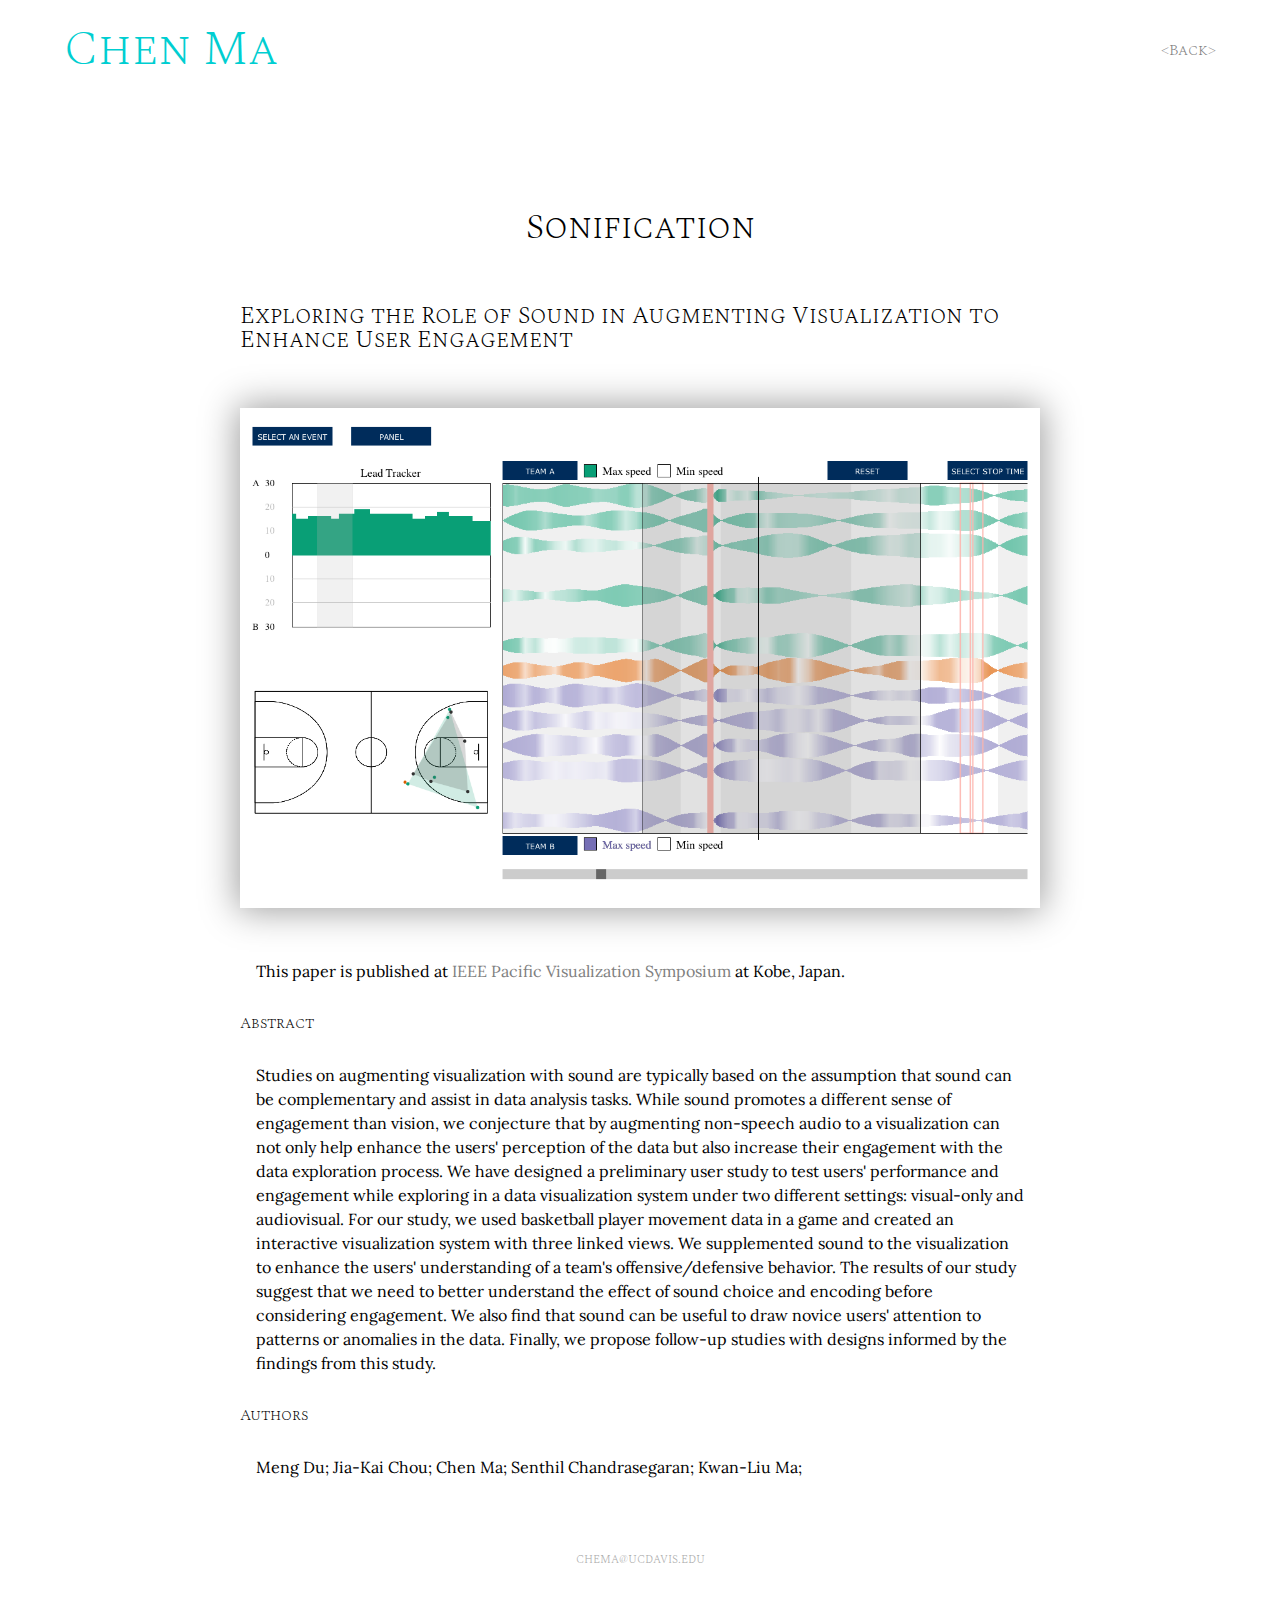
<file: sonification.html>
<!doctype html>
<html lang="en">
	<head>
		<meta charset="UTF-8">
		<meta name="viewport" content="width=device-width, initial-scale=1">
		<title>Chen Ma's Portfolio</title>
		<link rel="stylesheet" href="reset.css">
		<link rel="stylesheet" href="project.css">
	</head>

	<body>
		<header id="myHeader">
			<a href="index.html"><h1>Chen Ma</h1></a>
			<h2>
				<a href="index.html#projects">&lt;Back&gt;</a>
			</h2>
		</header>
		<section class="article">
			<h2>Sonification</h2>

			<div class="write">
				<h3>Exploring the Role of Sound in Augmenting Visualization to Enhance User Engagement</h3>
				<div class="big-box">
					<img src="img/visual/vidi_sound.png" alt="App Panel" class="shadow">
				</div>
				<p>
					This paper is published at <a href="https://ieeexplore.ieee.org/document/8365996">IEEE Pacific Visualization Symposium</a> at Kobe, Japan.
				</p>
				<h4>Abstract</h4>
				<p>
					Studies on augmenting visualization with sound are typically based on the assumption that sound can be complementary and assist in data analysis tasks. While sound promotes a different sense of engagement than vision, we conjecture that by augmenting non-speech audio to a visualization can not only help enhance the users' perception of the data but also increase their engagement with the data exploration process. We have designed a preliminary user study to test users' performance and engagement while exploring in a data visualization system under two different settings: visual-only and audiovisual. For our study, we used basketball player movement data in a game and created an interactive visualization system with three linked views. We supplemented sound to the visualization to enhance the users' understanding of a team's offensive/defensive behavior. The results of our study suggest that we need to better understand the effect of sound choice and encoding before considering engagement. We also find that sound can be useful to draw novice users' attention to patterns or anomalies in the data. Finally, we propose follow-up studies with designs informed by the findings from this study.
				</p>
				<h4>Authors</h4>
				<p>
					Meng Du; Jia-Kai Chou; Chen Ma; Senthil Chandrasegaran; Kwan-Liu Ma;
				</p>
			</div>
			
			<footer>
				<h3>chema@ucdavis.edu</h3>
			</footer>
		</section>
		<script src="script.js"></script>
	</body>
</html>
</file>
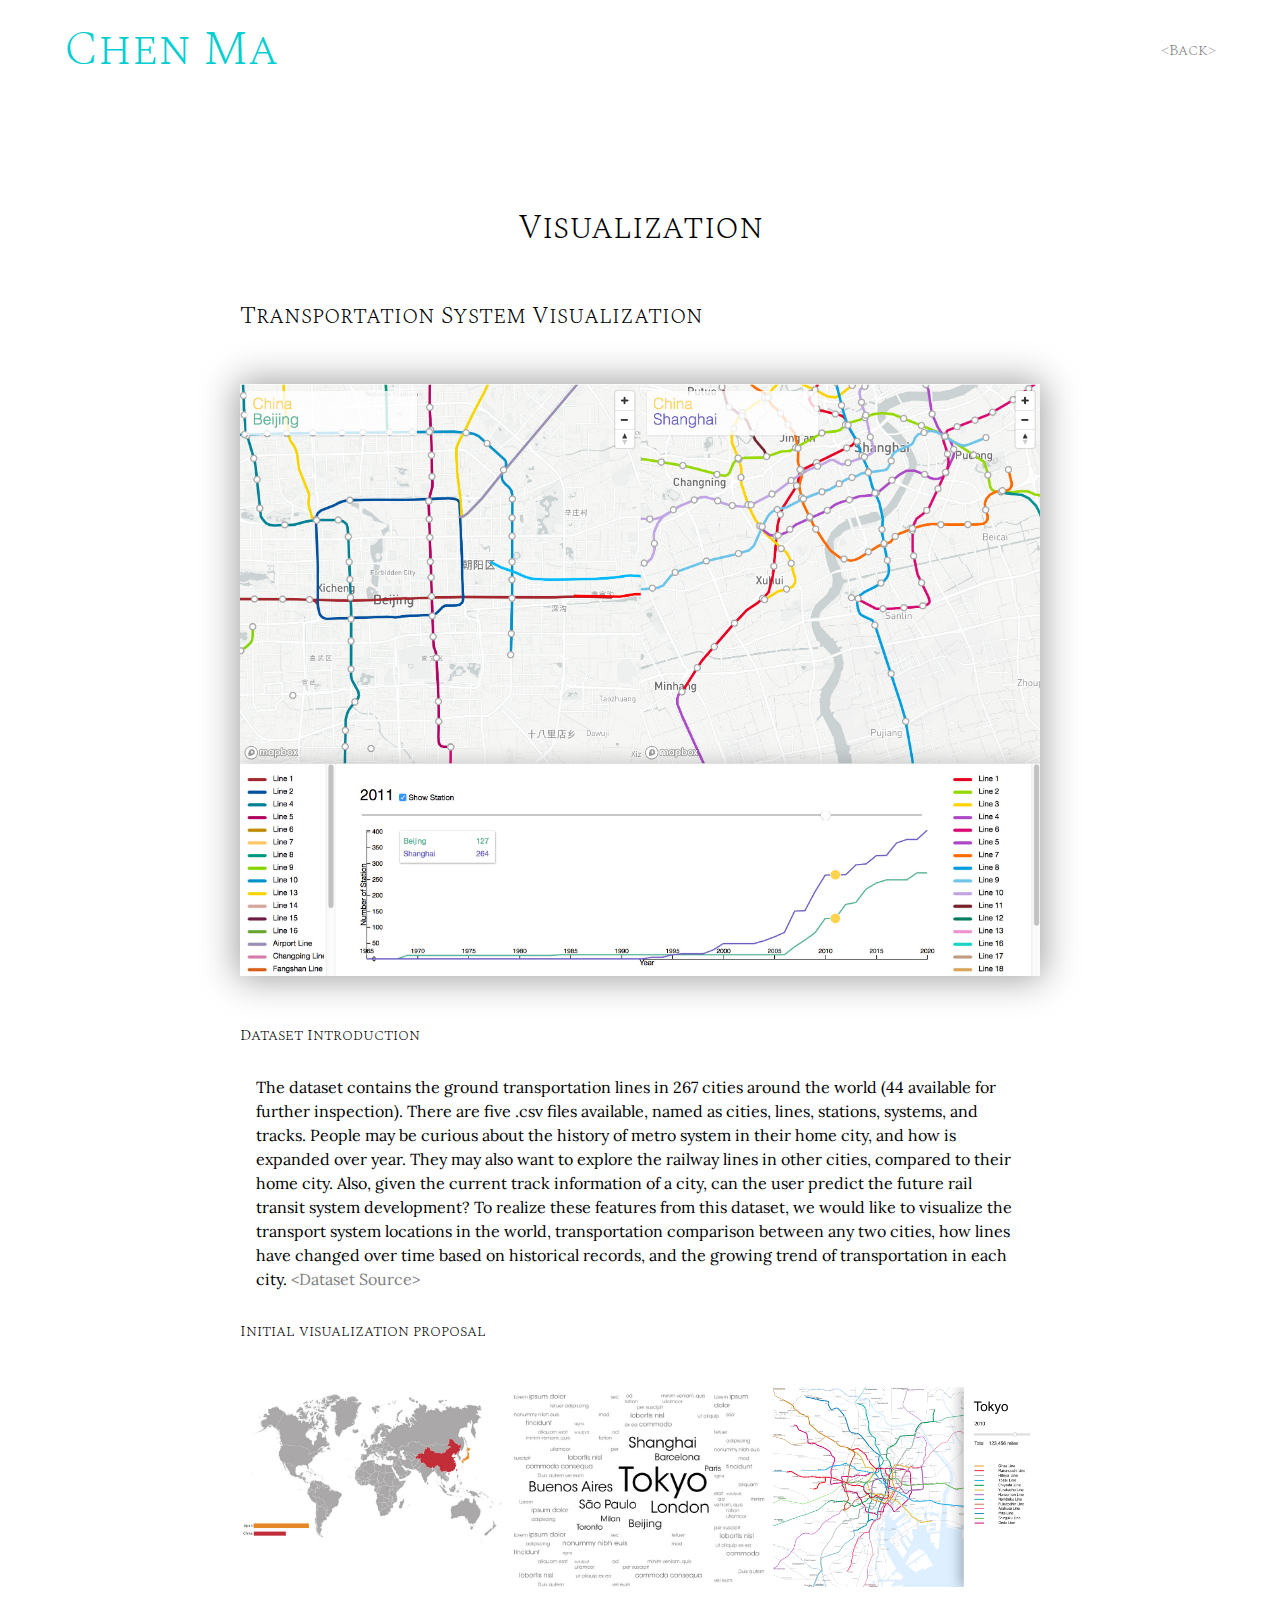
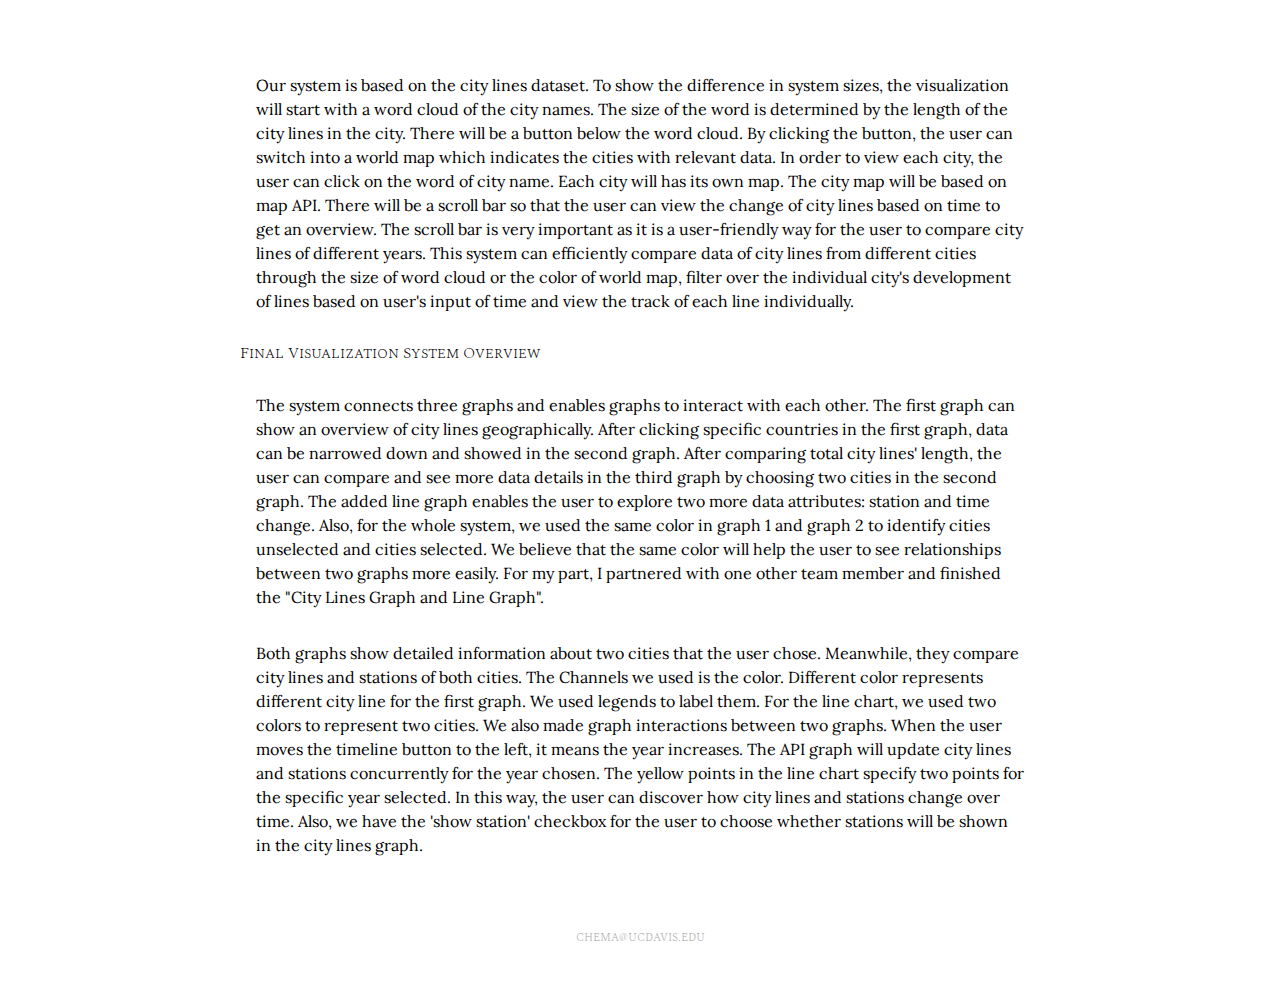
<file: visual.html>
<!doctype html>
<html lang="en">
	<head>
		<meta charset="UTF-8">
		<meta name="viewport" content="width=device-width, initial-scale=1">
		<title>Chen Ma's Portfolio</title>
		<link rel="stylesheet" href="reset.css">
		<link rel="stylesheet" href="project.css">
	</head>

	<body>
		<header id="myHeader">
			<a href="index.html"><h1>Chen Ma</h1></a>
			<h2>
				<a href="index.html#projects">&lt;Back&gt;</a>
			</h2>
		</header>
		<section class="article">
			
			<h2>Visualization</h2>
			<div class="write">
				<h3>Transportation System Visualization</h3>
				<div class="big-box">
					<img src="img/visual/transportation.jpg" alt="Transportation Visualization" class="shadow">
				</div>
				<h4>Dataset Introduction</h4>
				<p>
					The dataset contains the ground transportation lines in 267 cities around the world (44 available for further inspection). There are five .csv files available, named as cities, lines, stations, systems, and tracks. People may be curious about the history of metro system in their home city, and how is expanded over year. They may also want to explore the railway lines in other cities, compared to their home city. Also, given the current track information of a city, can the user predict the future rail transit system development? To realize these features from this dataset, we would like to visualize the transport system locations in the world, transportation comparison between any two cities, how lines have changed over time based on historical records, and the growing trend of transportation in each city. <a href="https://www.kaggle.com/citylines/city-lines/data">&lt;Dataset Source&gt;</a>
				</p>
				<h4>Initial visualization proposal</h4>
				<div class="third-box">
					<img src="img/visual/worldmap.jpg" alt="World Map">
					<img src="img/visual/wordcloud.jpg" alt="Word Cloud">
					<img src="img/visual/citymap.jpg" alt="City Map">
				</div>
				<p>
					Our system is based on the city lines dataset. To show the difference in system sizes, the visualization will start with a word cloud of the city names. The size of the word is determined by the length of the city lines in the city. There will be a button below the word cloud. By clicking the button, the user can switch into a world map which indicates the cities with relevant data. In order to view each city, the user can click on the word of city name. Each city will has its own map. The city map will be based on map API. There will be a scroll bar so that the user can view the change of city lines based on time to get an overview. The scroll bar is very important as it is a user-friendly way for the user to compare city lines of different years. This system can efficiently compare data of city lines from different cities through the size of word cloud or the color of world map, filter over the individual city's development of lines based on user's input of time and view the track of each line individually. 
				</p>
				<h4>Final Visualization System Overview</h4>
				<p>
					The system connects three graphs and enables graphs to interact with each other. The first graph can show an overview of city lines geographically. After clicking specific countries in the first graph, data can be narrowed down and showed in the second graph. After comparing total city lines' length, the user can compare and see more data details in the third graph by choosing two cities in the second graph. The added line graph enables the user to explore two more data attributes: station and time change. Also, for the whole system, we used the same color in graph 1 and graph 2 to identify cities unselected and cities selected. We believe that the same color will help the user to see relationships between two graphs more easily. For my part, I partnered with one other team member and finished the "City Lines Graph and Line Graph".
				</p>
				<p>
					Both graphs show detailed information about two cities that the user chose. Meanwhile, they compare city lines and stations of both cities. The Channels we used is the color. Different color represents different city line for the first graph. We used legends to label them. For the line chart, we used two colors to represent two cities. We also made graph interactions between two graphs. When the user moves the timeline button to the left, it means the year increases. The API graph will update city lines and stations concurrently for the year chosen. The yellow points in the line chart specify two points for the specific year selected. In this way, the user can discover how city lines and stations change over time. Also, we have the 'show station' checkbox for the user to choose whether stations will be shown in the city lines graph.
				</p>
			</div>
			
			<footer>
				<h3>chema@ucdavis.edu</h3>
			</footer>
		</section>
		<script src="script.js"></script>
	</body>
</html>
</file>
<file: styles.css>
@import url('https://fonts.googleapis.com/css?family=Spectral+SC:300');
@import url('https://fonts.googleapis.com/css?family=Montserrat');

* {
  box-sizing: border-box;
}

a {
  outline: 0;
}

body {
  font-family: 'Spectral SC', serif;
  font-style: normal;
  font-weight: 100;
  text-align: left;
  color: black;
  height: 100vh;
  width: 100vw;
  overflow-x: hidden;
}

a {
  text-decoration: none;
  color: darkturquoise;
}

#info {
  padding: 2em;
  width: calc(100vw - 300px - 12em);
  height: calc(100vh - 15em);
  position: relative;
  top: 3em;
  left: 3em;
}

h1 {
  font-size: 5vw;
}

p {
  font-family: 'Montserrat', sans-serif;
  padding: 2em;
  padding-top: 4em;
  line-height: 2em;
  font-size: 1.4vw;
}
#myphoto {
  width: 300px;
  height: calc(100vh - 15em);
  background-image: url(img/me.jpg);
  background-size: cover;
  position: absolute;
  right: 3em;
  top: 3em;
}

#main {
  width: 100vw;
  height: 100vh;
  background-color: white;
}

.next {
  font-size: 1em;
  position: relative;
  top: 2em;
  right: 5em;
}

.next:hover, a:hover {
  color: darkturquoise;
  cursor: pointer;
}

#projects {
  min-width: 100vw;
  min-height: 100vh;
  color: darkturquoise;
  display: grid;
  grid-template-columns: repeat(4, 1fr);
  grid-auto-rows: minmax(100px, auto);
  grid-gap: 2em;

  padding: 2em;
}

.project {
  text-align: center;
  font-size: 200;

  background-color: white;

  -webkit-box-shadow: 0px 0px 29px 4px rgba(0,0,0,0.25);
  -moz-box-shadow: 0px 0px 29px 4px rgba(0,0,0,0.25);
  box-shadow: 0px 0px 29px 4px rgba(0,0,0,0.25);
}

.proj_name {
  width: 100%;
  height: 20%;
  display:flex;
  align-items: center;
  justify-content: center;
}

.project:hover {
  cursor: pointer;
  -webkit-box-shadow: 0px 0px 29px 4px rgba(0,0,0,0.4);
  -moz-box-shadow: 0px 0px 29px 4px rgba(0,0,0,0.4);
  box-shadow: 0px 0px 29px 4px rgba(0,0,0,0.4);
}

.project h2 {
  height: 20%;
  width: 100%;
  font-size: 1.5vw;
}

.proj_pic {
  width: 100%;
  height: 80%;
  -webkit-box-shadow: inset 0px 0px 29px 4px rgba(0,0,0,0.1);
  -moz-box-shadow: inset 0px 0px 29px 4px rgba(0,0,0,0.1);
  box-shadow: inset 0px 0px 29px 4px rgba(0,0,0,0.1);
}

#p1 {
  grid-column: 1;
  grid-row: 1;
}
#p1_pic {
  background: url("img/sofa/beneath.jpg") no-repeat center;
  background-size: cover;
}

#p2 {
  grid-column: 2;
  grid-row: 1;
}
#p2_pic {
  background: url("img/lighthouse/lighthouse.png") no-repeat center;
  background-size: cover;
}

#p3 {
  grid-column: 3;
  grid-row: 1;
}
#p3_pic {
  background: url("img/visual/cover.png") no-repeat center;
  background-size: cover;
}

#p4 {
  grid-column: 4;
  grid-row: 1;
}
#p4_pic {
  background: url("img/visual/vidi_sound.png") no-repeat center;
  background-size: cover;
}

#p5 {
  grid-column: 1;
  grid-row: 2;
}

#p5_pic {
  background: url("img/pixir/logo.jpg") no-repeat center;
  background-size: cover;
}

#p6 {
  grid-column: 2;
  grid-row: 2;
}

#p6_pic {
  background: url("img/moma/moma.jpg") no-repeat center;
  background-size: cover;
}

#p7 {
  grid-column: 3;
  grid-row: 2;
}

#p7_pic {
  background: url("img/book/cover.jpg") no-repeat center;
  background-size: cover;
}

#mainnav {
  background-color: white;
  text-align: center;
  padding: 2em;
  position: absolute;
  bottom: 3em;
  width: 100vw;
}

#mainnav a {
  padding: 1em;
  text-decoration: none;
  color: grey;
}

#mainnav a:hover {
  padding: 1em;
  text-decoration: none;
  color: darkturquoise;
}

footer {
  height: 10vh;
  min-height: 30px;
  position: relative;
  padding: 1em;
}

footer a {
  font-size: 80%;
  color: black;
  position: absolute;
  bottom: 1em; 
  right: 5vw;
}

footer h2 {
  font-size: 80%;
  color: darkgray;
  position: absolute;
  bottom: 2.5em; 
  right: 5vw;
}



/**********/

@media screen and (max-width: 768px) {
  p {
    display: none;
  }

  #myphoto {
    width: calc(100vw);
    height: calc(100vh - 10em);
    background-image: url(img/me.jpg);
    background-size: cover;
    position: absolute;
    top: 0em;
    right: 0em;
    margin: auto;
  }
  #info {
    padding: 2em;
    width: calc(100vw - 12em);
  }
  h1 {
    position: absolute;
    bottom: 3em;
    left: .5em;
    background-color: white;
    padding: .5em;
  }
  #mainnav {
    height: 10em;
    line-height: 10em;
  }
  #mainnav a {
    font-size: 0.8em;
  }
  #projects {
    grid-auto-columns: minmax(100px, auto);
    grid-auto-rows: minmax(100px, auto);
  }

  .project {
    width: calc(100vw - 4em);
    height: calc(100vh - 4em);
  }

  .project h2 {
    font-size: 1em;
  }

  #p1 {
    grid-column: 1;
    grid-row: 1;
  }

  #p2 {
    grid-column: 1;
    grid-row: 2;
  }

  #p3 {
    grid-column: 1;
    grid-row: 3;
  }

  #p4 {
    grid-column: 1;
    grid-row: 4;
  }

  #p5 {
    grid-column: 1;
    grid-row: 5;
  }

  #p6 {
    grid-column: 1;
    grid-row: 6;
  }

  #p7 {
    grid-column: 1;
    grid-row: 7;
  }
}
</file>
<file: project.css>
@import url('https://fonts.googleapis.com/css?family=Spectral+SC:300');
@import url('https://fonts.googleapis.com/css?family=Lora');

* {
	box-sizing: border-box;
}

body {
	height: 100vh;
	width: 100%;
	position: relative;
}

h1, h2, h3, h4{
	font-family: 'Spectral SC', serif;
	font-style: normal;
	font-weight: 100;
	text-align: left;
	color: black;
}

section h2:not(:first-child) {
	padding-top: 2em;
}

a {
	text-decoration: none;
	color: grey;
}

a {
	outline: 0;
}

a:hover {
	color: darkturquoise;
}

header {
	width: 100%;
	background-color: white;
	position: fixed;
	height: 100px;
	border-width: 5px;
	line-height: 100px;
	white-space: nowrap;
}
 #myHeader.bg{
	box-shadow: 0 3px 6px rgba(0,0,0,0.16);
 }

header h1 {
	font-size: 300%;
	padding-left: 5vw;
	color: darkturquoise;
}

header h2 {
	font-size: 100%;
	position: absolute;
	right: 5vw;
	bottom: 0px;
}

.article {
	position: absolute;
	z-index:-1;
	top: 18vh;
	padding: 3em;
	width: 70%;
	left: 15%;
}

.article h2 {
	font-size: 220%;
	text-align: center;
	padding-bottom: 1em;
}

.write {
	position: relative;
	margin-bottom: 2em;
}

h3{
	font-size: 150%;
	padding-top: 1em;
	padding-bottom: 1em;
}

h4 {
	padding-top: 1em;
	padding-bottom: 1em;
}

p {
	position: relative;
	font-family: 'Lora', serif;
	padding: 1em;
	line-height: 150%;
}

footer {
	height: 5vh;
	min-height: 30px;
	padding: 1em;
	font-size: 80%;
	text-align: center;

	position: relative;
	bottom: 0;
	right: 0;
}

footer a {
	color: black;
}

footer h3 {
	font-size: 1em;
	color: darkgray;
	text-align: center;
	padding-bottom: .5em; 
}

.big-box, .half-box, .quarter-box, .work-box, .third-box, video{
	width: 100%;
	position: relative;
	margin-bottom: 2em;
	margin-top: 2em;
	clear: both;
	vertical-align: bottom;
	display: inline-block;

}

.big-box img {
	width: 100%;
}

.shadow {
	-webkit-box-shadow: 0px 0px 34px 3px rgba(0,0,0,0.38);
	-moz-box-shadow: 0px 0px 34px 3px rgba(0,0,0,0.38);
	box-shadow: 0px 0px 34px 3px rgba(0,0,0,0.38);
}

.half-box img {
	width: 50%;
	float: left;
	margin-bottom: 2em;
}

.quarter-box img {
	width: 25%;
	float: left;
	margin-bottom: 2em;
}

.third-box img {
	width: 33.3%;
	float: left;
	margin-bottom: 2em;
}

/*** Works ***/

.work-box img{
	width: 100%;
}

.work-box {
	position: relative;
	top: -100px;
}

.work-box .all{
	position: relative;
	top: 100px;
}

/*** Skill ***/

ul {
	width: 100%;
	height: 300px;
	-webkit-column-count: 3;
	-moz-column-count: 3;
	column-count: 3; 
}

ul li{
	width: 33.3%
	display: inline-block;
}

.container {
	border-left: solid darkturquoise;
	font-family: 'Spectral SC', serif;
	padding-left: 1em;
	display: grid;
	grid-template-columns: repeat(auto-fit, minmax(200px, 1fr));
}

.item {
	height: 30px;
	line-height: 30px;
	white-space: nowrap;
}


@media screen and (max-width: 610px) {
	.article{
		width: 100%;
		left: 0;
	}

	header h2 {
		display: none;
	}
}
</file>
